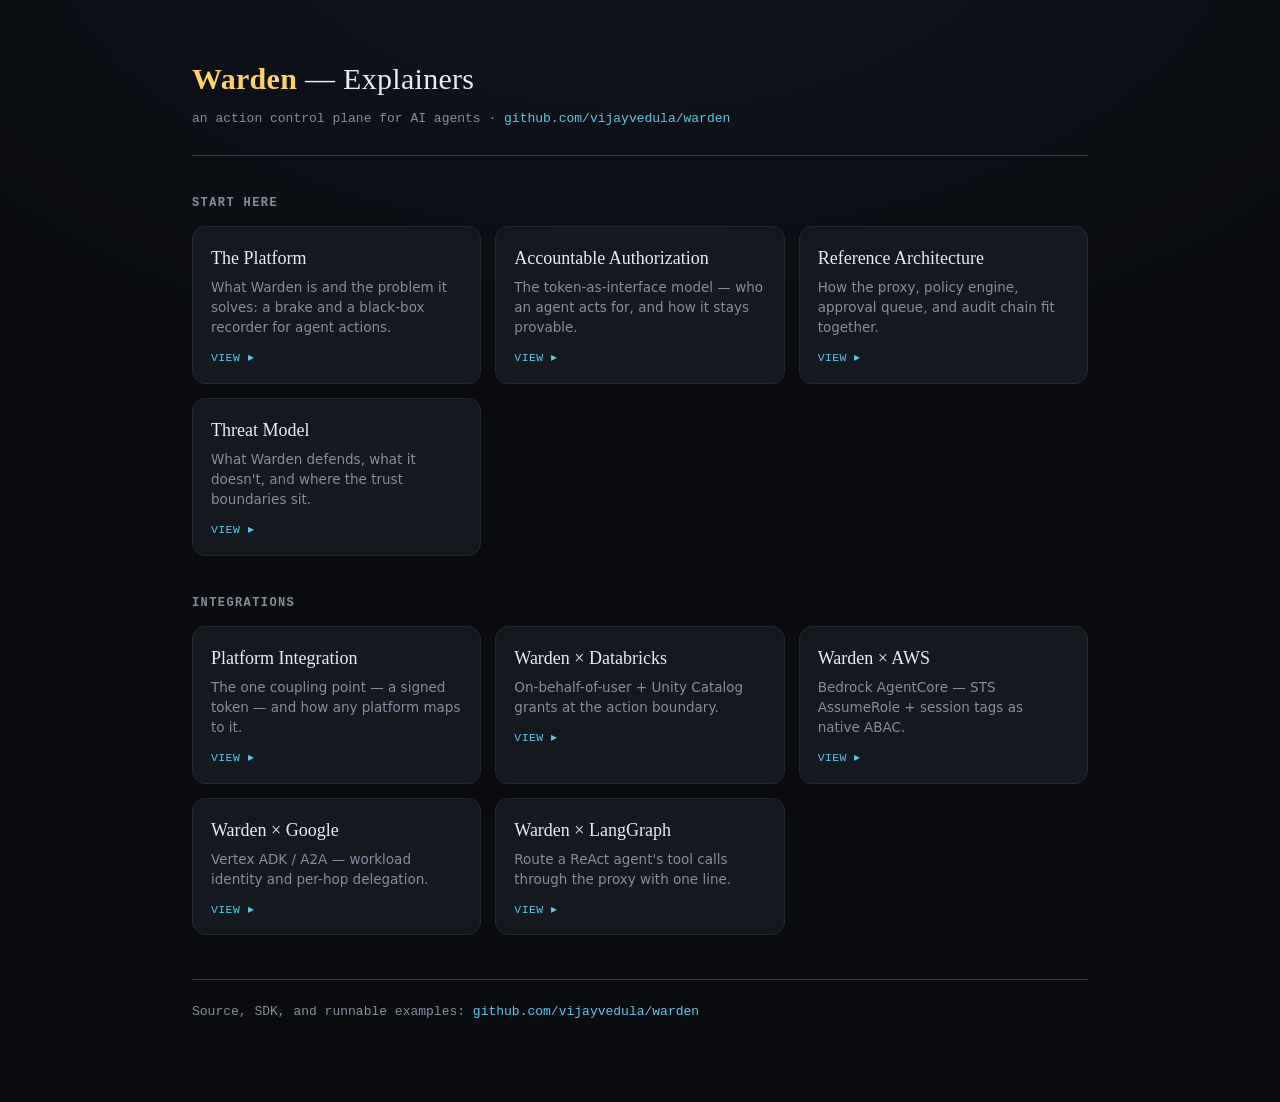
<file: docs/explainers/index.html>
<!doctype html>
<html lang="en">
<head>
<meta charset="utf-8">
<meta name="viewport" content="width=device-width, initial-scale=1">
<title>Warden — Explainers</title>
<style>
  :root{
    --bg:#0a0c10; --panel:#14181f; --ink:#e9ecf2; --muted:#878ea0;
    --blue:#5ec8e8; --gold:#ffd166; --green:#6ee7a8; --line:#39414f;
    --sans:-apple-system,BlinkMacSystemFont,"Segoe UI",Roboto,Inter,system-ui,sans-serif;
    --mono:ui-monospace,"SF Mono",SFMono-Regular,Menlo,Consolas,monospace;
    --display:"Iowan Old Style",Georgia,"Times New Roman",serif;
  }
  *{box-sizing:border-box}
  body{margin:0; background:radial-gradient(120% 80% at 50% -10%, #11161f 0%, var(--bg) 60%), var(--bg);
    color:var(--ink); font-family:var(--sans); line-height:1.5; min-height:100vh;
    -webkit-font-smoothing:antialiased;}
  .wrap{max-width:940px; margin:0 auto; padding:56px 22px 80px}
  header{border-bottom:1px solid var(--line); padding-bottom:26px; margin-bottom:34px}
  .brand{font-family:var(--display); font-size:30px; letter-spacing:.3px}
  .brand b{color:var(--gold); font-weight:600}
  .tagline{color:var(--muted); font-family:var(--mono); font-size:13px; margin-top:8px}
  .tagline a{color:var(--blue); text-decoration:none}
  h2{font-family:var(--mono); font-size:12px; font-weight:600; text-transform:uppercase;
    letter-spacing:1.4px; color:var(--muted); margin:38px 0 14px}
  .grid{display:grid; grid-template-columns:repeat(auto-fill,minmax(260px,1fr)); gap:14px}
  a.card{display:block; text-decoration:none; color:inherit; background:var(--panel);
    border:1px solid #232a36; border-radius:13px; padding:18px 18px 16px; transition:.16s;}
  a.card:hover{border-color:#3a455a; transform:translateY(-2px);
    box-shadow:0 18px 40px -28px rgba(0,0,0,.9)}
  .card .t{font-family:var(--display); font-size:18px; margin-bottom:5px}
  .card .d{color:var(--muted); font-size:13.5px}
  .card .go{margin-top:12px; font-family:var(--mono); font-size:11.5px; color:var(--blue); letter-spacing:.4px}
  footer{margin-top:44px; padding-top:22px; border-top:1px solid var(--line);
    color:var(--muted); font-size:13px; font-family:var(--mono)}
  footer a{color:var(--blue); text-decoration:none}
</style>
</head>
<body>
<div class="wrap">
  <header>
    <div class="brand"><b>Warden</b> — Explainers</div>
    <div class="tagline">an action control plane for AI agents ·
      <a href="https://github.com/vijayvedula/warden">github.com/vijayvedula/warden</a></div>
  </header>

  <h2>Start here</h2>
  <div class="grid">
    <a class="card" href="warden-overview.html">
      <div class="t">The Platform</div>
      <div class="d">What Warden is and the problem it solves: a brake and a black-box recorder for agent actions.</div>
      <div class="go">VIEW ▸</div>
    </a>
    <a class="card" href="accountable-authorization.html">
      <div class="t">Accountable Authorization</div>
      <div class="d">The token-as-interface model — who an agent acts for, and how it stays provable.</div>
      <div class="go">VIEW ▸</div>
    </a>
    <a class="card" href="reference-architecture.html">
      <div class="t">Reference Architecture</div>
      <div class="d">How the proxy, policy engine, approval queue, and audit chain fit together.</div>
      <div class="go">VIEW ▸</div>
    </a>
    <a class="card" href="threat-model.html">
      <div class="t">Threat Model</div>
      <div class="d">What Warden defends, what it doesn't, and where the trust boundaries sit.</div>
      <div class="go">VIEW ▸</div>
    </a>
  </div>

  <h2>Integrations</h2>
  <div class="grid">
    <a class="card" href="platform-integration.html">
      <div class="t">Platform Integration</div>
      <div class="d">The one coupling point — a signed token — and how any platform maps to it.</div>
      <div class="go">VIEW ▸</div>
    </a>
    <a class="card" href="integration-databricks.html">
      <div class="t">Warden × Databricks</div>
      <div class="d">On-behalf-of-user + Unity Catalog grants at the action boundary.</div>
      <div class="go">VIEW ▸</div>
    </a>
    <a class="card" href="integration-aws.html">
      <div class="t">Warden × AWS</div>
      <div class="d">Bedrock AgentCore — STS AssumeRole + session tags as native ABAC.</div>
      <div class="go">VIEW ▸</div>
    </a>
    <a class="card" href="integration-google.html">
      <div class="t">Warden × Google</div>
      <div class="d">Vertex ADK / A2A — workload identity and per-hop delegation.</div>
      <div class="go">VIEW ▸</div>
    </a>
    <a class="card" href="integration-langgraph.html">
      <div class="t">Warden × LangGraph</div>
      <div class="d">Route a ReAct agent's tool calls through the proxy with one line.</div>
      <div class="go">VIEW ▸</div>
    </a>
  </div>

  <footer>
    Source, SDK, and runnable examples:
    <a href="https://github.com/vijayvedula/warden">github.com/vijayvedula/warden</a>
  </footer>
</div>
</body>
</html>
</file>
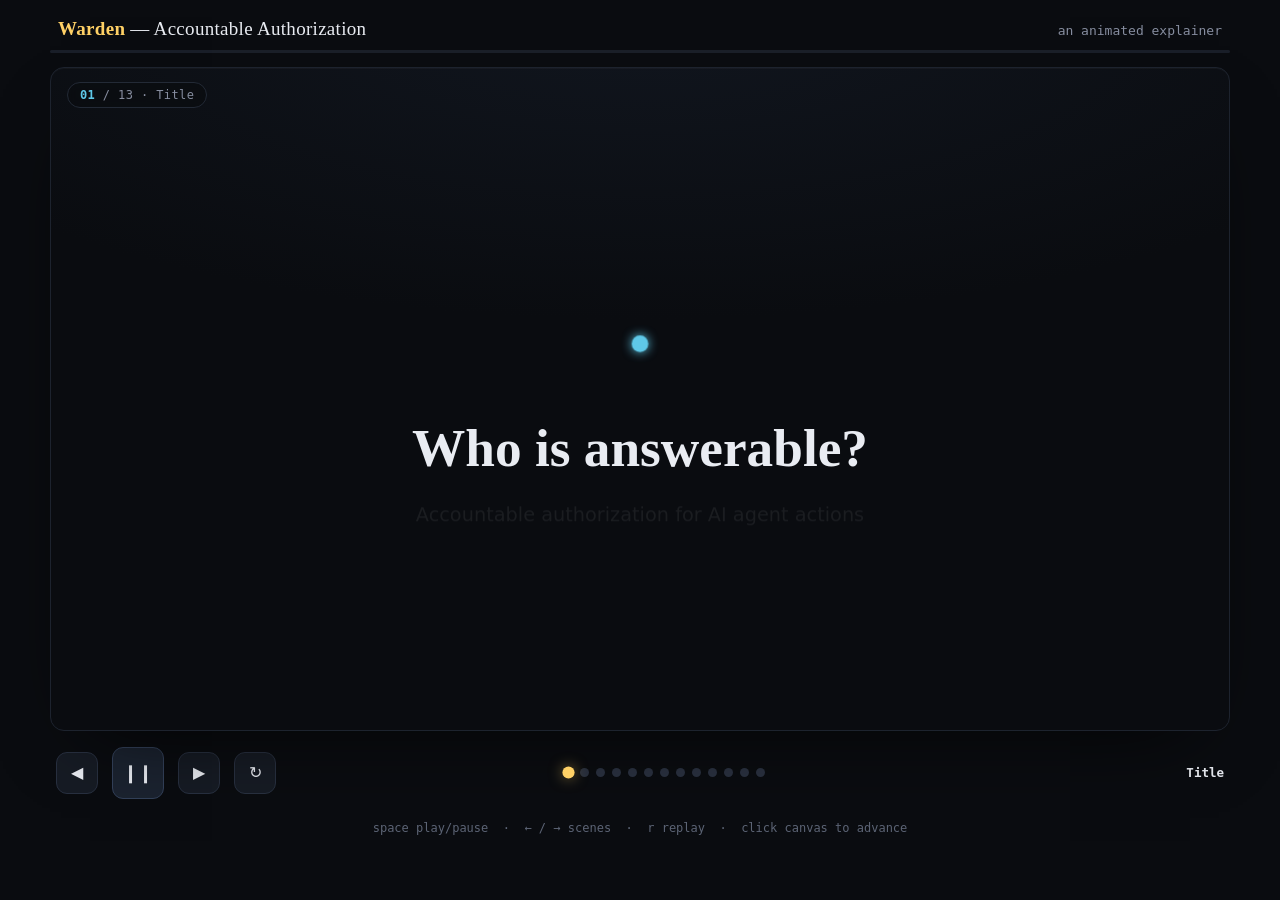
<file: docs/explainers/accountable-authorization.html>
<!doctype html>
<html lang="en">
<head>
<meta charset="utf-8"/>
<meta name="viewport" content="width=device-width, initial-scale=1"/>
<title>Warden - Accountable Authorization - an animated explainer</title>
<style>
  :root{
    --bg:#0a0c10; --panel:#14181f; --ink:#e9ecf2; --muted:#878ea0;
    --blue:#5ec8e8; --gold:#ffd166; --green:#6ee7a8; --red:#ff6f6f;
    --amber:#f5a623; --purple:#b79cf6; --teal:#52d6c0; --line:#39414f;
    --sans:-apple-system,BlinkMacSystemFont,"Segoe UI",Roboto,Inter,system-ui,sans-serif;
    --mono:ui-monospace,"SF Mono",SFMono-Regular,Menlo,Consolas,monospace;
    --display:"Iowan Old Style",Georgia,"Times New Roman",serif;
  }
  *{box-sizing:border-box}
  html,body{margin:0;height:100%}
  body{
    background:var(--bg); color:var(--ink); font-family:var(--sans);
    display:flex; flex-direction:column; align-items:center; min-height:100%;
    -webkit-font-smoothing:antialiased;
  }
  .topbar{
    width:100%; max-width:1180px; display:flex; align-items:baseline;
    justify-content:space-between; padding:18px 8px 10px; gap:12px;
  }
  .brand{font-family:var(--display); font-size:19px; letter-spacing:.3px}
  .brand b{color:var(--gold); font-weight:600}
  .tagline{color:var(--muted); font-size:13px; font-family:var(--mono)}
  .progress{width:100%; max-width:1180px; height:3px; background:#1a1f29; border-radius:3px; overflow:hidden}
  .progress > i{display:block; height:100%; width:0; background:linear-gradient(90deg,var(--blue),var(--gold)); transition:width .4s ease}

  .stage{
    position:relative; width:min(100%, calc((100vh - 210px) * 16 / 9));
    max-width:1180px; aspect-ratio:16/9; margin:14px 0 8px;
    border:1px solid #1d232e; border-radius:14px; overflow:hidden;
    background:
      radial-gradient(120% 80% at 50% -10%, #11161f 0%, var(--bg) 60%),
      radial-gradient(circle at 1px 1px, rgba(255,255,255,.035) 1px, transparent 0);
    background-size:auto, 26px 26px;
    box-shadow:0 30px 80px -40px rgba(0,0,0,.9), inset 0 1px 0 rgba(255,255,255,.03);
    cursor:pointer; user-select:none;
  }
  svg#viz{position:absolute; inset:0; width:100%; height:100%; display:block}
  #viz text{font-family:var(--sans); fill:var(--ink)}
  #viz text.mono{font-family:var(--mono)}
  #viz text.disp{font-family:var(--display)}
  #scene *{transform-box:fill-box; transform-origin:center}

  .chip{
    position:absolute; top:14px; left:16px; font-family:var(--mono);
    font-size:12px; color:var(--muted); letter-spacing:.4px;
    background:rgba(10,12,16,.6); border:1px solid #232a36; border-radius:999px;
    padding:5px 12px; backdrop-filter:blur(4px);
  }
  .chip b{color:var(--blue)}
  .cap{
    position:absolute; left:0; right:0; bottom:0; padding:22px 7% 26px;
    font-size:clamp(14px,1.7vw,21px); line-height:1.5; text-align:center;
    background:linear-gradient(0deg, rgba(7,9,12,.94) 30%, rgba(7,9,12,0));
    min-height:84px; transition:opacity .45s ease; opacity:0;
  }
  .cap b{color:var(--ink); font-weight:600}
  .cap code{font-family:var(--mono); font-size:.92em; color:var(--blue); background:rgba(94,200,232,.1); padding:1px 6px; border-radius:5px}
  .cap .g{color:var(--gold)} .cap .b{color:var(--blue)} .cap .gr{color:var(--green)}
  .cap .r{color:var(--red)} .cap .p{color:var(--purple)} .cap .am{color:var(--amber)} .cap .t{color:var(--teal)}

  .controls{
    width:100%; max-width:1180px; display:flex; align-items:center; gap:14px;
    padding:8px 6px 22px; flex-wrap:wrap;
  }
  .btn{
    appearance:none; background:#161b24; color:var(--ink); border:1px solid #283040;
    width:42px; height:42px; border-radius:11px; font-size:16px; cursor:pointer;
    display:grid; place-items:center; transition:.15s;
  }
  .btn:hover{background:#1d2533; border-color:#3a455a}
  .btn.play{width:52px; height:52px; font-size:18px; background:#1b2330; border-color:#33415a}
  .dots{display:flex; gap:7px; flex:1; flex-wrap:wrap; align-items:center; justify-content:center}
  .dot{width:9px; height:9px; border-radius:50%; background:#2a3140; cursor:pointer; transition:.2s; border:none; padding:0}
  .dot:hover{background:#46506a}
  .dot.on{background:var(--gold); transform:scale(1.35); box-shadow:0 0 10px rgba(255,209,102,.5)}
  .scenelabel{font-family:var(--mono); font-size:12.5px; color:var(--muted); min-width:172px; text-align:right}
  .scenelabel b{color:var(--ink)}
  .hint{width:100%; max-width:1180px; text-align:center; color:#5c6475; font-size:12px; font-family:var(--mono); padding-bottom:30px}
  @media (max-width:640px){ .scenelabel{display:none} .tagline{display:none} body{justify-content:center} .topbar{padding:14px 12px 8px} .brand{font-size:17px} .controls{justify-content:center; gap:10px; padding:12px 8px 18px} .dots{flex-basis:100%; order:5; margin-top:2px; gap:6px} .hint{display:none} }
  @media (orientation:landscape) and (max-height:540px){ body{justify-content:flex-start} .topbar{padding:6px 16px 2px} .brand{font-size:15px} .tagline,.scenelabel,.progress,.hint,.dots{display:none} .stage{width:min(100%, calc((100dvh - 84px) * 16 / 9)); max-width:none; margin:4px 0 2px} .controls{justify-content:center; gap:8px; padding:4px 8px 6px} .btn{width:34px; height:34px; font-size:15px} .btn.play{width:40px; height:40px; font-size:16px} }
</style>
</head>
<body>
  <div class="topbar">
    <div class="brand"><b>Warden</b> &mdash; Accountable Authorization</div>
    <div class="tagline">an animated explainer</div>
  </div>
  <div class="progress"><i id="bar"></i></div>

  <div class="stage" id="stage" title="click to advance">
    <svg id="viz" viewBox="0 0 1280 720" preserveAspectRatio="xMidYMid meet">
      <defs>
        <marker id="ah" markerWidth="11" markerHeight="11" refX="8.5" refY="5" orient="auto" markerUnits="userSpaceOnUse">
          <path d="M0,0 L10,5 L0,10 Z" fill="context-stroke"/>
        </marker>
        <filter id="glow" x="-60%" y="-60%" width="220%" height="220%">
          <feGaussianBlur stdDeviation="6" result="b"/><feMerge><feMergeNode in="b"/><feMergeNode in="SourceGraphic"/></feMerge>
        </filter>
        <radialGradient id="halo"><stop offset="0%" stop-color="#ffd166" stop-opacity=".55"/><stop offset="100%" stop-color="#ffd166" stop-opacity="0"/></radialGradient>
      </defs>
      <g id="scene"></g>
    </svg>
    <div class="chip" id="chip"></div>
    <div class="cap" id="cap"></div>
  </div>

  <div class="controls">
    <button class="btn" id="prev" title="previous (&larr;)">&#9664;</button>
    <button class="btn play" id="play" title="play / pause (space)">&#10073;&#10073;</button>
    <button class="btn" id="next" title="next (&rarr;)">&#9654;</button>
    <button class="btn" id="replay" title="replay scene (r)">&#8635;</button>
    <div class="dots" id="dots"></div>
    <div class="scenelabel" id="slabel"></div>
  </div>
  <div class="hint">space play/pause &nbsp;&middot;&nbsp; &larr; / &rarr; scenes &nbsp;&middot;&nbsp; r replay &nbsp;&middot;&nbsp; click canvas to advance</div>

<script>
const NS="http://www.w3.org/2000/svg";
const stage=document.getElementById("scene");
const capEl=document.getElementById("cap");
const chipEl=document.getElementById("chip");

function S(tag,attrs={},kids=[]){
  const n=document.createElementNS(NS,tag);
  for(const k in attrs){ if(k==="text") n.textContent=attrs[k]; else n.setAttribute(k,attrs[k]); }
  (Array.isArray(kids)?kids:[kids]).forEach(c=>c&&n.appendChild(c));
  return n;
}
const wait=ms=>new Promise(r=>setTimeout(r,ms));
function anim(node,frames,opts={}){
  const a=node.animate(frames,Object.assign({fill:"both",easing:"cubic-bezier(.42,0,.2,1)"},opts));
  return a.finished.catch(()=>{});
}
function fadeIn(node,{dur=600,delay=0,dy=14,dx=0}={}){
  return anim(node,[{opacity:0,transform:`translate(${dx}px,${dy}px)`},{opacity:1,transform:"translate(0,0)"}],{duration:dur,delay});
}
function pop(node,{dur=480,delay=0}={}){
  return anim(node,[{opacity:0,transform:"scale(.7)"},{opacity:1,transform:"scale(1)"}],{duration:dur,delay,easing:"cubic-bezier(.3,1.5,.5,1)"});
}
function drawOn(path,{dur=850,delay=0,ease="ease-in-out"}={}){
  const L=path.getTotalLength();
  path.style.strokeDasharray=L; path.style.strokeDashoffset=L;
  return anim(path,[{strokeDashoffset:L},{strokeDashoffset:0}],{duration:dur,delay,easing:ease});
}
function pulse(node,{scale=1.18,dur=900,color}={}){
  if(color){const r=node.querySelector?.("rect")||node;}
  return node.animate([{transform:"scale(1)"},{transform:`scale(${scale})`},{transform:"scale(1)"}],{duration:dur,easing:"ease-in-out"});
}
// primitives -------------------------------------------------------------
function T(x,y,str,{size=18,fill="var(--ink)",anchor="middle",cls="",weight=400,baseline="middle",ls=0}={}){
  const t=S("text",{x,y,"text-anchor":anchor,"dominant-baseline":baseline,"font-size":size,"font-weight":weight,fill,class:cls,text:str});
  if(ls)t.setAttribute("letter-spacing",ls);
  return t;
}
function box(cx,cy,w,h,label,{stroke="var(--blue)",fill="var(--panel)",text="var(--ink)",sub,rx=11,size=17}={}){
  const g=S("g");
  g.appendChild(S("rect",{x:cx-w/2,y:cy-h/2,width:w,height:h,rx,fill,stroke,"stroke-width":1.6}));
  g.appendChild(T(cx,sub?cy-7:cy,label,{size,fill:text,cls:"mono"}));
  if(sub) g.appendChild(T(cx,cy+13,sub,{size:11.5,fill:"var(--muted)",cls:"mono"}));
  g._c={cx,cy,w,h};
  return g;
}
function link(p1,p2,{color="var(--line)",width:wd=2,dash=false,arrow=true}={}){
  const p=S("path",{d:`M ${p1[0]} ${p1[1]} L ${p2[0]} ${p2[1]}`,stroke:color,"stroke-width":wd,fill:"none","stroke-linecap":"round"});
  if(arrow)p.setAttribute("marker-end","url(#ah)");
  if(dash)p.setAttribute("stroke-dasharray","7 7");
  return p;
}
const rightOf=g=>[g._c.cx+g._c.w/2, g._c.cy];
const leftOf =g=>[g._c.cx-g._c.w/2, g._c.cy];
const topOf  =g=>[g._c.cx, g._c.cy-g._c.h/2];
const botOf  =g=>[g._c.cx, g._c.cy+g._c.h/2];

// caption / chrome -------------------------------------------------------
function setCap(html){ capEl.innerHTML=html; capEl.style.opacity = html? 1 : 0; }
function clearStage(){ while(stage.firstChild) stage.removeChild(stage.firstChild); }

/* ===================================================================== */
/*  SCENES                                                               */
/* ===================================================================== */
const scenes=[];
const SC=(title,hold,play)=>scenes.push({title,hold,play});

// 0 -- Title -------------------------------------------------------------
SC("Title",2600,async({g,cap,live})=>{
  const dot=S("circle",{cx:640,cy:300,r:9,fill:"var(--blue)",filter:"url(#glow)"});
  g.appendChild(dot);
  dot.animate([{opacity:.4},{opacity:1},{opacity:.4}],{duration:2600,iterations:Infinity,easing:"ease-in-out"});
  const t1=T(640,420,"Who is answerable?",{size:58,cls:"disp",weight:600}); g.appendChild(t1);
  const t2=T(640,478,"Accountable authorization for AI agent actions",{size:21,fill:"var(--muted)"}); g.appendChild(t2);
  pop(dot,{dur:700});
  await fadeIn(t1,{dur:900,delay:400,dy:18}); if(!live())return;
  await fadeIn(t2,{dur:700,delay:0,dy:10});
});

// 1 -- The action --------------------------------------------------------
SC("The action",2400,async({g,cap,live})=>{
  const agent=box(360,300,210,74,"agent:recon-bot-7",{stroke:"var(--blue)",sub:"an autonomous actor"});
  g.appendChild(agent); await pop(agent); if(!live())return;
  const ln=link(rightOf(agent),[720,300],{color:"var(--teal)",width:2.4}); g.appendChild(ln);
  await drawOn(ln,{dur:600}); if(!live())return;
  const act=box(910,300,300,82,"transfer_funds",{stroke:"var(--teal)",sub:"amount: $9,800  ->  account:456"});
  g.appendChild(act); await pop(act); if(!live())return;
  cap('An agent just moved <span class="g">$9,800</span> to <code>account:456</code> &mdash; on its own.');
  await wait(1500); if(!live())return;
  const q=T(640,150,"?",{size:96,cls:"disp",fill:"var(--gold)",weight:700});
  g.appendChild(q); await pop(q,{dur:700});
  cap('It executed cleanly. Now the only question that matters: <b>who is answerable for it?</b>');
});

// 2 -- The old flat world ------------------------------------------------
SC("The old model",2600,async({g,cap,live})=>{
  const flat=box(640,300,260,84,"--agent prod-agent",{stroke:"#5a6273",sub:"one flat name"});
  g.appendChild(flat); await pop(flat); if(!live())return;
  const allow=box(940,230,150,56,"allow",{stroke:"var(--green)",fill:"#11201a"});
  const deny =box(940,372,150,56,"deny",{stroke:"var(--red)",fill:"#221316"});
  g.appendChild(allow); g.appendChild(deny);
  const la=link(rightOf(flat),leftOf(allow),{color:"#2f3645"});
  const ld=link(rightOf(flat),leftOf(deny),{color:"#2f3645"});
  g.appendChild(la); g.appendChild(ld);
  await Promise.all([drawOn(la,{dur:500}),drawOn(ld,{dur:500}),fadeIn(allow,{delay:120}),fadeIn(deny,{delay:220})]);
  if(!live())return;
  cap('Classic authorization sees a single principal &mdash; <code>prod-agent</code> &mdash; matched on tool + one condition.');
  await wait(1700); if(!live())return;
  const know=T(360,470,"records WHAT ran",{size:18,fill:"var(--green)",cls:"mono"});
  const miss=T(360,505,"never WHO it acted for",{size:18,fill:"var(--red)",cls:"mono"});
  g.appendChild(know); g.appendChild(miss);
  await fadeIn(know,{dy:8}); await fadeIn(miss,{dy:8}); if(!live())return;
  // regulators
  const r1=box(900,470,200,46,"EU AI Act",{stroke:"var(--gold)",fill:"#1d1808",size:14});
  const r2=box(900,525,200,46,"MAS guidance",{stroke:"var(--gold)",fill:"#1d1808",size:14});
  g.appendChild(r1); g.appendChild(r2);
  await Promise.all([fadeIn(r1,{dx:14,dy:0}),fadeIn(r2,{dx:14,dy:0,delay:120})]);
  cap('Regulators don\'t ask "what can the agent do." They ask: <span class="g">which named human is answerable?</span>');
});

// 3 -- The reframe -------------------------------------------------------
SC("The reframe",2600,async({g,cap,live})=>{
  const a=T(640,300,'"What can the agent do?"',{size:38,cls:"disp",fill:"var(--muted)"});
  g.appendChild(a); await fadeIn(a,{dur:700}); if(!live())return;
  cap("The question that built every access-control system before agents...");
  await wait(1500); if(!live())return;
  await anim(a,[{opacity:1},{opacity:0,transform:"translateY(-26px)"}],{duration:600}); if(!live())return;
  const b=T(640,290,'"Which named human is answerable',{size:38,cls:"disp",fill:"var(--gold)"});
  const c=T(640,340,'for what this agent just did?"',{size:38,cls:"disp",fill:"var(--gold)"});
  g.appendChild(b); g.appendChild(c);
  await Promise.all([fadeIn(b,{dur:800,dy:24}),fadeIn(c,{dur:800,delay:150,dy:24})]);
  cap('...is the wrong question now. <b>This</b> is the one. It changes what a <i>principal</i> even is.');
});

// 4 -- Accountability is a chain ----------------------------------------
SC("A delegation chain",3200,async({g,cap,live})=>{
  const Y=300;
  const nodes=[
    box(150,Y,170,72,"human:alice",{stroke:"var(--gold)",fill:"#1d1808",sub:"accountable"}),
    box(420,Y,180,72,"service:recon",{stroke:"var(--blue)",sub:"delegate"}),
    box(700,Y,180,72,"agent:recon-7",{stroke:"var(--blue)",sub:"the actor"}),
    box(940,Y,120,72,"run",{stroke:"var(--teal)",size:16}),
    box(1140,Y,140,72,"action",{stroke:"var(--teal)",size:16}),
  ];
  cap('The principal isn\'t a name. It\'s a <b>chain</b>: <span class="g">human</span> &rarr; service &rarr; agent &rarr; run &rarr; action.');
  for(let i=0;i<nodes.length;i++){
    g.appendChild(nodes[i]); await pop(nodes[i],{dur:380});
    if(i<nodes.length-1){
      const ln=link(rightOf(nodes[i]),[nodes[i+1]._c.cx-nodes[i+1]._c.w/2,Y],{color:"#3a4150"});
      g.appendChild(ln); await drawOn(ln,{dur:320});
    }
    if(!live())return;
  }
  await wait(700); if(!live())return;
  cap('Read the <code>act</code> chain inward; the leaf is who\'s on the wire. The root is who answers for it.');
  // trace back glow
  const trace=S("path",{d:`M 1140 ${Y+60} L 1140 ${Y+92} L 150 ${Y+92} L 150 ${Y+40}`,stroke:"var(--gold)","stroke-width":3,fill:"none","stroke-linecap":"round","marker-end":"url(#ah)"});
  g.appendChild(trace); await drawOn(trace,{dur:1100,ease:"ease-in-out"}); if(!live())return;
  pulse(nodes[0],{scale:1.12,dur:900});
  await wait(700); if(!live())return;
  const fc=T(640,500,"no resolvable human  ->  fail closed",{size:20,cls:"mono",fill:"var(--red)"});
  g.appendChild(fc); await fadeIn(fc,{dy:10});
  cap('If a call can\'t resolve to a named human, Warden <span class="r">fails closed.</span> Accountability is non-optional.');
});

// 5 -- Authority is a narrowing -----------------------------------------
SC("Authority only narrows",3200,async({g,cap,live})=>{
  const cy=300;
  const c1=S("circle",{cx:500,cy,r:175,fill:"rgba(255,209,102,.07)",stroke:"var(--gold)","stroke-width":1.6});
  const c2=S("circle",{cx:660,cy,r:135,fill:"rgba(94,200,232,.07)",stroke:"var(--blue)","stroke-width":1.6});
  const c3=S("circle",{cx:600,cy:cy+70,r:105,fill:"rgba(82,214,192,.07)",stroke:"var(--teal)","stroke-width":1.6});
  g.appendChild(c1); g.appendChild(c2); g.appendChild(c3);
  g.appendChild(T(420,cy-150,"permissions(human)",{size:14,cls:"mono",fill:"var(--gold)",anchor:"middle"}));
  g.appendChild(T(760,cy-118,"grant(agent)",{size:14,cls:"mono",fill:"var(--blue)"}));
  g.appendChild(T(600,cy+190,"context guardrails",{size:14,cls:"mono",fill:"var(--teal)"}));
  await Promise.all([pop(c1,{dur:700}),pop(c2,{dur:700,delay:200}),pop(c3,{dur:700,delay:400})]);
  if(!live())return;
  cap('Three sets bound every call: what the <span class="g">human</span> may do, what the <span class="b">agent</span> was granted, and the <span class="t">live guardrails.</span>');
  await wait(1700); if(!live())return;
  // shrink to intersection
  await Promise.all([
    anim(c1,[{r:175},{r:120}],{duration:900}),
    anim(c2,[{r:135},{r:110}],{duration:900}),
    anim(c3,[{r:105},{r:95}],{duration:900}),
  ]); if(!live())return;
  const eff=S("circle",{cx:585,cy:cy+25,r:46,fill:"rgba(110,231,168,.18)",stroke:"var(--green)","stroke-width":2,filter:"url(#glow)"});
  g.appendChild(eff); await pop(eff,{dur:700}); if(!live())return;
  g.appendChild(T(585,cy+25,"effective",{size:14,cls:"mono",fill:"var(--green)"}));
  const f=T(640,560,"effective(agent) = grant & permissions(human) & guardrails",{size:19,cls:"mono",fill:"var(--ink)"});
  g.appendChild(f); await fadeIn(f,{dy:10});
  cap('Authority is the <b>intersection</b> &mdash; never a union. An agent can <span class="r">never</span> do more than the human it represents.');
});

// 6 -- Three layers ------------------------------------------------------
SC("RBAC / ABAC / ReBAC",3600,async({g,cap,live})=>{
  const plates=[
    {y:200,c:"var(--blue)",  t:"RBAC",  q:"what role?",            d:"ops.reconciler"},
    {y:320,c:"var(--teal)",  t:"ABAC",  q:"do attributes hold now?",d:"hour<18  &  jurisdiction=SG"},
    {y:440,c:"var(--purple)",t:"ReBAC", q:"related to THIS object?", d:"manages account:456"},
  ];
  for(const p of plates){
    const pg=S("g");
    pg.appendChild(S("rect",{x:430,y:p.y-32,width:420,height:64,rx:12,fill:"#12161d",stroke:p.c,"stroke-width":1.6}));
    pg.appendChild(T(455,p.y,p.t,{size:18,cls:"mono",fill:p.c,anchor:"start",weight:600}));
    pg.appendChild(T(640,p.y-7,p.q,{size:13.5,fill:"var(--muted)"}));
    pg.appendChild(T(640,p.y+12,p.d,{size:13,cls:"mono",fill:"var(--ink)"}));
    g.appendChild(pg); p.g=pg; await fadeIn(pg,{dy:16,dur:420}); if(!live())return;
  }
  cap('Three models, <b>composed as layers</b> &mdash; not chosen between. A call must clear all three.');
  await wait(1200); if(!live())return;
  // a passing call drops through
  const ball=S("circle",{cx:640,cy:120,r:13,fill:"var(--green)",filter:"url(#glow)"});
  g.appendChild(ball);
  for(const p of plates){
    await anim(ball,[{},{transform:`translateY(${p.y-120}px)`}],{duration:520,easing:"cubic-bezier(.4,0,.5,1)"}); if(!live())return;
    p.g.querySelector("rect").animate([{},{filter:"brightness(1.7)"},{}],{duration:500});
    const ok=T(880,p.y,"✓",{size:26,fill:"var(--green)",cls:"mono",anchor:"start"});
    g.appendChild(ok); pop(ok,{dur:300});
    await wait(160);
  }
  await anim(ball,[{transform:`translateY(${440-120}px)`},{transform:`translateY(${520-120}px)`,opacity:1}],{duration:380});
  if(!live())return;
  cap('Only <span class="p">ReBAC</span> can scope an action to <b>one specific object</b> &mdash; a set-membership check, no graph, no latency.');
  await wait(1500); if(!live())return;
  // 999 blocked at ReBAC
  const ball2=S("circle",{cx:760,cy:120,r:13,fill:"var(--gold)",filter:"url(#glow)"});
  g.appendChild(ball2);
  g.appendChild(T(760,108,"account:999",{size:12,cls:"mono",fill:"var(--gold)"}));
  await anim(ball2,[{},{transform:`translateY(${200-120}px)`}],{duration:440});
  await anim(ball2,[{transform:`translateY(${200-120}px)`},{transform:`translateY(${320-120}px)`}],{duration:440});
  if(!live())return;
  // hits ReBAC -> bounce, red
  ball2.setAttribute("fill","var(--red)");
  plates[2].g.querySelector("rect").animate([{},{stroke:"#ff6f6f",filter:"brightness(1.4)"},{}],{duration:600});
  await anim(ball2,[{transform:`translateY(${320-120}px)`},{transform:`translateY(${250-120}px)`}],{duration:380,easing:"ease-out"});
  const x=T(880,440,"✗",{size:26,fill:"var(--red)",cls:"mono",anchor:"start"}); g.appendChild(x); pop(x,{dur:300});
  cap('The agent can\'t touch <code>account:999</code> &mdash; that tuple was never in its token. <span class="r">Denied.</span>');
});

// 7 -- The signed token --------------------------------------------------
SC("The carried token",3600,async({g,cap,live})=>{
  const px=360, pw=560, py=110, ph=440;
  const panel=S("g");
  panel.appendChild(S("rect",{x:px,y:py,width:pw,height:ph,rx:14,fill:"#0f1219",stroke:"#283041","stroke-width":1.5}));
  panel.appendChild(T(px+22,py+30,"session token",{size:13,cls:"mono",fill:"var(--muted)",anchor:"start"}));
  g.appendChild(panel); await fadeIn(panel,{dur:600,dy:18}); if(!live())return;
  const rows=[
    ['"iss": "https://idp.internal"',"var(--muted)"],
    ['"aud": "warden:prod-tenant-eu"',"var(--blue)"],
    ['"sub": "human:alice@org"',"var(--gold)"],
    ['"act": { service:recon -> agent:recon-7 }',"var(--blue)"],
    ['"roles": ["ops.reconciler"]',"var(--blue)"],
    ['"attrs": { jurisdiction: "SG" }',"var(--teal)"],
    ['"rel": [ manages account:456 ]',"var(--purple)"],
    ['"scope": ["read_ledger","reconcile_*"]',"var(--ink)"],
  ];
  let yy=py+72;
  for(const [txt,col] of rows){
    const r=T(px+24,yy,txt,{size:15.5,cls:"mono",fill:col,anchor:"start"});
    g.appendChild(r); fadeIn(r,{dx:12,dy:0,dur:380}); yy+=44; await wait(170); if(!live())return;
  }
  cap('Identity is <b>carried, not looked up.</b> One signed token: <span class="g">who answers</span>, the act chain, roles, attributes, relationships, scope.');
  await wait(1200); if(!live())return;
  // seal
  const seal=S("g");
  seal.appendChild(S("circle",{cx:px+pw,cy:py+ph,r:40,fill:"#1d1808",stroke:"var(--gold)","stroke-width":2.5,filter:"url(#glow)"}));
  seal.appendChild(T(px+pw,py+ph,"🔒",{size:30}));
  g.appendChild(seal); await pop(seal,{dur:600}); if(!live())return;
  seal.querySelector("circle").animate([{},{transform:"scale(1.3)",opacity:.4},{transform:"scale(1)",opacity:1}],{duration:900});
  // verification checklist
  const checks=["signature vs issuer JWKS","exp / nbf window","aud == this Warden","leaf act.sub == wire id","non-empty accountable sub"];
  let cy2=py+40;
  for(const c of checks){
    const row=S("g");
    row.appendChild(T(960,cy2,"✓",{size:20,fill:"var(--green)",cls:"mono",anchor:"start"}));
    row.appendChild(T(990,cy2,c,{size:14,fill:"var(--ink)",anchor:"start",cls:"mono"}));
    g.appendChild(row); fadeIn(row,{dx:14,dy:0,dur:340}); cy2+=58; await wait(220); if(!live())return;
  }
  cap('Warden verifies the signature and <b>trusts the claims</b> &mdash; stateless on identity, fast on the hot path. Any miss &rarr; <span class="r">reject.</span>');
});

// 8 -- The decision gauntlet --------------------------------------------
SC("The decision gauntlet",3800,async({g,cap,live})=>{
  const gates=[
    "0  accountable sub?",
    "1  tool in scope?",
    "2  require_role?",
    "3  require_relation?",
    "4  when (ABAC) holds?",
    "5  within budget?",
    "6  require_approval?",
  ];
  const x0=470, w=380, top=120, gap=66;
  gates.forEach((t,i)=>{
    const y=top+i*gap; const gg=S("g");
    gg.appendChild(S("rect",{x:x0,y:y-22,width:w,height:44,rx:9,fill:"#11161d",stroke:"#2c3445","stroke-width":1.4}));
    gg.appendChild(T(x0+18,y,t,{size:15,cls:"mono",fill:"var(--ink)",anchor:"start"}));
    g.appendChild(gg); gg._y=y; gates[i]={g:gg,y};
    fadeIn(gg,{dx:0,dy:8,dur:260,delay:i*70});
  });
  await wait(700); if(!live())return;
  cap('Every <code>tools/call</code> runs a fixed gauntlet. Pass all gates &rarr; <span class="gr">allow.</span>');
  const ball=S("circle",{cx:x0+w+60,cy:top-50,r:14,fill:"var(--blue)",filter:"url(#glow)"});
  g.appendChild(ball); await pop(ball,{dur:300}); if(!live())return;
  // pass-through (gates 0..5 green)
  for(let i=0;i<6;i++){
    await anim(ball,[{},{transform:`translate(${(x0+w/2)-(x0+w+60)}px,${gates[i].y-(top-50)}px)`}],{duration:i?260:420});
    gates[i].g.querySelector("rect").animate([{},{stroke:"#6ee7a8"},{}],{duration:420});
    const ok=T(x0+w+18,gates[i].y,"✓",{size:20,fill:"var(--green)",cls:"mono",anchor:"start"}); g.appendChild(ok); pop(ok,{dur:240});
    ball.style.transform=`translate(${(x0+w/2)-(x0+w+60)}px,${gates[i].y-(top-50)}px)`;
    if(!live())return; await wait(60);
  }
  // gate 6 -> hold (amber)
  await anim(ball,[{},{transform:`translate(${(x0+w/2)-(x0+w+60)}px,${gates[6].y-(top-50)}px)`}],{duration:300});
  ball.style.transform=`translate(${(x0+w/2)-(x0+w+60)}px,${gates[6].y-(top-50)}px)`;
  ball.setAttribute("fill","var(--amber)");
  gates[6].g.querySelector("rect").animate([{},{stroke:"#f5a623"},{}],{duration:600});
  const hold=T(x0+w+18,gates[6].y,"hold",{size:14,fill:"var(--amber)",cls:"mono",anchor:"start"}); g.appendChild(hold); pop(hold);
  cap('A high-value call falls through to <span class="am">require_approval</span> &mdash; held for a human, not refused.');
  await wait(1500); if(!live())return;
  // approve -> release
  ball.setAttribute("fill","var(--green)");
  await anim(ball,[{transform:`translate(${(x0+w/2)-(x0+w+60)}px,${gates[6].y-(top-50)}px)`},{transform:`translate(${(x0+w/2)-(x0+w+60)}px,${(top+7*gap)-(top-50)}px)`}],{duration:500});
  if(!live())return;
  const od=S("g");
  od.appendChild(T(195,330,"combining rule",{size:13,fill:"var(--muted)",cls:"mono"}));
  od.appendChild(T(195,360,"deny",{size:20,fill:"var(--red)",cls:"mono",weight:600}));
  od.appendChild(T(195,388,">  require_approval",{size:16,fill:"var(--amber)",cls:"mono"}));
  od.appendChild(T(195,414,">  allow",{size:16,fill:"var(--green)",cls:"mono"}));
  g.appendChild(od); await fadeIn(od,{dx:-12,dy:0});
  cap('Across all gates, <span class="r">deny</span> overrides <span class="am">approval</span> overrides <span class="gr">allow</span> &mdash; and the order itself is an audit artifact.');
});

// 9 -- The env boundary --------------------------------------------------
SC("The env boundary",3200,async({g,cap,live})=>{
  const signed=S("g");
  signed.appendChild(S("rect",{x:130,y:230,width:330,height:150,rx:14,fill:"#1d1808",stroke:"var(--gold)","stroke-width":1.8}));
  signed.appendChild(T(295,265,"🔒 signed claims",{size:17,cls:"mono",fill:"var(--gold)"}));
  signed.appendChild(T(295,300,"sub · roles · rel · scope",{size:14,cls:"mono",fill:"var(--ink)"}));
  signed.appendChild(T(295,330,"inside the issuer signature",{size:12.5,fill:"var(--muted)"}));
  g.appendChild(signed); await fadeIn(signed,{dx:-14,dy:0}); if(!live())return;
  const env=S("g");
  env.appendChild(S("rect",{x:820,y:230,width:330,height:150,rx:14,fill:"#12161d",stroke:"#5a6273","stroke-width":1.8,"stroke-dasharray":"7 7"}));
  env.appendChild(T(985,265,"env attributes",{size:17,cls:"mono",fill:"var(--muted)"}));
  env.appendChild(T(985,300,"hour · source IP · rate",{size:14,cls:"mono",fill:"var(--ink)"}));
  env.appendChild(T(985,330,"computed by Warden, UNSIGNED",{size:12.5,fill:"#7a8294"}));
  g.appendChild(env); await fadeIn(env,{dx:14,dy:0}); if(!live())return;
  cap('Some inputs &mdash; the hour, the source IP &mdash; are <b>computed locally,</b> outside any signature.');
  await wait(1500); if(!live())return;
  // narrow arrow allowed
  const narrow=link([820,310],[600,470],{color:"var(--red)",width:2.6});
  g.appendChild(narrow); await drawOn(narrow,{dur:600});
  g.appendChild(T(560,500,"may push to deny",{size:15,cls:"mono",fill:"var(--red)"}));
  if(!live())return;
  // widen arrow blocked
  const widen=link([820,350],[470,330],{color:"var(--green)",width:2.6,arrow:false,dash:true});
  g.appendChild(widen); await drawOn(widen,{dur:500}); if(!live())return;
  const bar=S("line",{x1:650,y1:300,x2:650,y2:380,stroke:"var(--red)","stroke-width":5,"stroke-linecap":"round"});
  g.appendChild(bar); pop(bar,{dur:300});
  const xx=T(650,260,"✗",{size:30,cls:"mono",fill:"var(--red)"}); g.appendChild(xx); pop(xx);
  cap('So the rule is absolute: an unsigned input may only ever <span class="r">narrow</span> authority &mdash; <span class="gr">never widen it.</span> The worst a spoof can do is over-restrict. Fail safe.');
});

// 10 -- Revocation -------------------------------------------------------
SC("Revocation",3200,async({g,cap,live})=>{
  const Y=360;
  const steps=[
    box(150,Y,150,64,"admin",{stroke:"var(--ink)",size:16}),
    box(370,Y,180,64,"control plane",{stroke:"var(--blue)",size:15}),
    box(610,Y,150,64,"PAUSE",{stroke:"var(--amber)",fill:"#1f1606",size:16}),
    box(840,Y,180,64,"update config",{stroke:"var(--blue)",size:15}),
    box(1090,Y,150,64,"RESUME",{stroke:"var(--green)",fill:"#11201a",size:16}),
  ];
  for(let i=0;i<steps.length;i++){
    g.appendChild(steps[i]); await pop(steps[i],{dur:300});
    if(i<steps.length-1){const ln=link(rightOf(steps[i]),leftOf(steps[i+1]),{color:"#3a4150"}); g.appendChild(ln); await drawOn(ln,{dur:240});}
    if(!live())return;
  }
  cap('Revocation is an <b>administrative cycle,</b> not a live event stream: <span class="am">pause</span> &rarr; reload &rarr; <span class="gr">resume.</span>');
  await wait(1400); if(!live())return;
  // agent calls held during pause
  const agent=box(610,180,180,58,"agent calls",{stroke:"var(--blue)",size:15});
  g.appendChild(agent); await pop(agent); if(!live())return;
  const held=link(botOf(agent),topOf(steps[2]),{color:"var(--amber)",width:2.4,dash:true});
  g.appendChild(held); await drawOn(held,{dur:500});
  g.appendChild(T(640,150,"held by the proxy, regardless of agent behaviour",{size:13.5,fill:"var(--muted)",cls:"mono"}));
  cap('Crucially, "paused" is a <b>Warden-side state</b> &mdash; never an instruction the untrusted agent could choose to ignore.');
});

// 11 -- The audit chain --------------------------------------------------
SC("Tamper-evident record",3400,async({g,cap,live})=>{
  const blocks=[];
  const bx=150, by=300, bw=230, bh=150, gp=70;
  for(let i=0;i<3;i++){
    const x=bx+i*(bw+gp); const gg=S("g");
    gg.appendChild(S("rect",{x,y:by-bh/2,width:bw,height:bh,rx:12,fill:"#0f1219",stroke:"#2c3445","stroke-width":1.6}));
    gg.appendChild(T(x+bw/2,by-46,"#"+(1041+i),{size:12,cls:"mono",fill:"var(--muted)"}));
    gg.appendChild(T(x+bw/2,by-18,"accountable: alice",{size:13,cls:"mono",fill:"var(--gold)"}));
    gg.appendChild(T(x+bw/2,by+4,"act: [recon, recon-7]",{size:11.5,cls:"mono",fill:"var(--blue)"}));
    gg.appendChild(T(x+bw/2,by+24,"jti · matched · approval",{size:11.5,cls:"mono",fill:"var(--ink)"}));
    gg.appendChild(T(x+bw/2,by+50,"hash →",{size:12,cls:"mono",fill:"var(--green)"}));
    gg._x=x; gg._mid=by; gg._right=x+bw;
    g.appendChild(gg); blocks.push(gg);
    await fadeIn(gg,{dx:0,dy:14,dur:340}); if(!live())return;
    if(i>0){const ln=link([blocks[i-1]._right,by],[x,by],{color:"var(--green)",width:2.4}); g.insertBefore(ln,gg); drawOn(ln,{dur:300}); ln._chainlink=true; gg._inlink=ln;}
  }
  cap('Each action lands in a <b>hash chain</b> &mdash; the "who was accountable" fields are folded into every <code>row_hash</code>.');
  await wait(1600); if(!live())return;
  // tamper block 1
  const tamper=blocks[1];
  const t=tamper.querySelectorAll("text")[1];
  t.textContent="accountable: mallory"; t.setAttribute("fill","var(--red)");
  tamper.querySelector("rect").animate([{},{stroke:"#ff6f6f",filter:"brightness(1.4)"},{stroke:"#ff6f6f"}],{duration:600,fill:"forwards"});
  pop(t,{dur:400}); if(!live())return;
  cap('Rewrite a single field &mdash; <span class="r">alice &rarr; mallory</span> &mdash; and that block\'s hash no longer matches...');
  await wait(1400); if(!live())return;
  // downstream link breaks
  blocks[2]._inlink.setAttribute("stroke","var(--red)");
  blocks[2]._inlink.animate([{opacity:1},{opacity:.2},{opacity:1}],{duration:500,iterations:3});
  const broke=T(640,500,"chain broken — every downstream link invalidated",{size:18,cls:"mono",fill:"var(--red)"});
  g.appendChild(broke); await fadeIn(broke,{dy:10});
  cap('...and <b>every downstream link breaks.</b> The accountability record is tamper-<span class="gr">evident</span>, not merely append-only.');
});

// 12 -- Closing ----------------------------------------------------------
SC("The payoff",4200,async({g,cap,live})=>{
  const agent=S("circle",{cx:1050,cy:240,r:11,fill:"var(--blue)",filter:"url(#glow)"});
  g.appendChild(agent); await pop(agent); if(!live())return;
  g.appendChild(T(1050,210,"action",{size:13,cls:"mono",fill:"var(--teal)"}));
  const human=S("circle",{cx:230,cy:240,r:13,fill:"var(--gold)",filter:"url(#glow)"});
  g.appendChild(human); g.appendChild(T(230,210,"human:alice",{size:13,cls:"mono",fill:"var(--gold)"}));
  await pop(human); if(!live())return;
  const trace=S("path",{d:"M 1038 240 C 800 360, 460 360, 244 240",stroke:"var(--gold)","stroke-width":2.6,fill:"none","marker-end":"url(#ah)"});
  g.appendChild(trace); await drawOn(trace,{dur:1300,ease:"ease-in-out"}); if(!live())return;
  pulse(human,{scale:1.2,dur:900});
  cap("Every action the agent takes &mdash; traceable, in seconds, to a <span class='g'>named, accountable human.</span>");
  await wait(1400); if(!live())return;
  const w=T(640,470,"WARDEN",{size:54,cls:"disp",fill:"var(--ink)",weight:600,ls:8});
  g.appendChild(w); await fadeIn(w,{dy:18,dur:900}); if(!live())return;
  const sub=T(640,520,"the action control plane for AI agents",{size:17,fill:"var(--muted)"});
  g.appendChild(sub); await fadeIn(sub,{dy:8});
});

/* ===================================================================== */
/*  CONTROLLER                                                            */
/* ===================================================================== */
const RUN={token:0, playing:true, i:0, finished:false};
const bar=document.getElementById("bar");
const dotsEl=document.getElementById("dots");
const slabel=document.getElementById("slabel");
const playBtn=document.getElementById("play");

scenes.forEach((s,i)=>{
  const d=document.createElement("button"); d.className="dot"; d.title=s.title;
  d.onclick=()=>go(i); dotsEl.appendChild(d); s._dot=d;
});

function chrome(i){
  bar.style.width=((i)/(scenes.length-1)*100)+"%";
  chipEl.innerHTML=`<b>${String(i+1).padStart(2,"0")}</b> / ${scenes.length} &middot; ${scenes[i].title}`;
  slabel.innerHTML=`<b>${scenes[i].title}</b>`;
  scenes.forEach((s,j)=>s._dot.classList.toggle("on",j===i));
}
function setPlayIcon(){ playBtn.innerHTML = RUN.playing ? "&#10073;&#10073;" : "&#9654;"; }

async function go(i){
  i=Math.max(0,Math.min(scenes.length-1,i));
  const t=++RUN.token; RUN.i=i; RUN.finished=false;
  clearStage(); setCap(""); chrome(i);
  const live=()=>t===RUN.token;
  const cap=html=>{ if(live()) setCap(html); };
  try{ await scenes[i].play({g:stage,cap,live}); }catch(e){ console.warn(e); }
  if(!live()) return;
  RUN.finished=true;
  if(RUN.playing){
    await wait(scenes[i].hold||1600);
    if(live() && RUN.playing){
      if(i<scenes.length-1) go(i+1);
      else { RUN.playing=false; setPlayIcon(); }
    }
  }
}
function setPlaying(p){
  RUN.playing=p; setPlayIcon();
  if(p && RUN.finished){
    if(RUN.i<scenes.length-1) go(RUN.i+1);
    else go(RUN.i);
  }
}

document.getElementById("next").onclick=()=>go(RUN.i+1);
document.getElementById("prev").onclick=()=>go(RUN.i-1);
document.getElementById("replay").onclick=()=>go(RUN.i);
playBtn.onclick=()=>setPlaying(!RUN.playing);
document.getElementById("stage").onclick=()=>go(RUN.i+1);
document.addEventListener("keydown",e=>{
  if(e.key===" "){e.preventDefault(); setPlaying(!RUN.playing);}
  else if(e.key==="ArrowRight") go(RUN.i+1);
  else if(e.key==="ArrowLeft") go(RUN.i-1);
  else if(e.key==="r"||e.key==="R") go(RUN.i);
  else if(e.key==="Home") go(0);
});

setPlayIcon();
go(0);
</script>
</body>
</html>
</file>
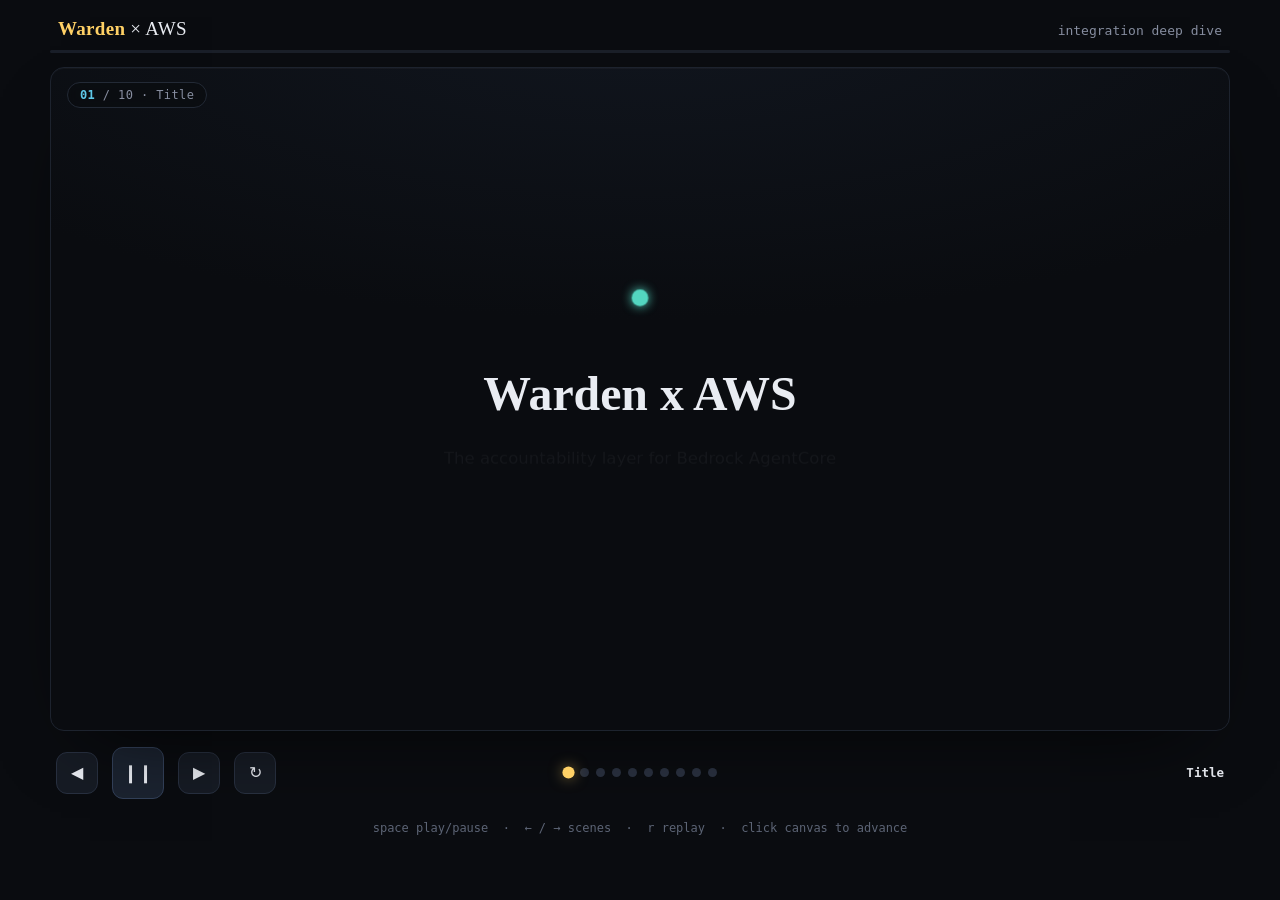
<file: docs/explainers/integration-aws.html>
<!doctype html>
<html lang="en">
<head>
<meta charset="utf-8"/>
<meta name="viewport" content="width=device-width, initial-scale=1"/>
<title>Warden x AWS - Integration Deep Dive</title>
<style>
  :root{
    --bg:#0a0c10; --panel:#14181f; --ink:#e9ecf2; --muted:#878ea0;
    --blue:#5ec8e8; --gold:#ffd166; --green:#6ee7a8; --red:#ff6f6f;
    --amber:#f5a623; --purple:#b79cf6; --teal:#52d6c0; --line:#39414f;
    --sans:-apple-system,BlinkMacSystemFont,"Segoe UI",Roboto,Inter,system-ui,sans-serif;
    --mono:ui-monospace,"SF Mono",SFMono-Regular,Menlo,Consolas,monospace;
    --display:"Iowan Old Style",Georgia,"Times New Roman",serif;
  }
  *{box-sizing:border-box}
  html,body{margin:0;height:100%}
  body{background:var(--bg); color:var(--ink); font-family:var(--sans);
    display:flex; flex-direction:column; align-items:center; min-height:100%; -webkit-font-smoothing:antialiased;}
  .topbar{width:100%; max-width:1180px; display:flex; align-items:baseline; justify-content:space-between; padding:18px 8px 10px; gap:12px;}
  .brand{font-family:var(--display); font-size:19px; letter-spacing:.3px}
  .brand b{color:var(--gold); font-weight:600}
  .tagline{color:var(--muted); font-size:13px; font-family:var(--mono)}
  .progress{width:100%; max-width:1180px; height:3px; background:#1a1f29; border-radius:3px; overflow:hidden}
  .progress > i{display:block; height:100%; width:0; background:linear-gradient(90deg,var(--teal),var(--gold)); transition:width .4s ease}
  .stage{position:relative; width:min(100%, calc((100vh - 210px) * 16 / 9)); max-width:1180px; aspect-ratio:16/9; margin:14px 0 8px;
    border:1px solid #1d232e; border-radius:14px; overflow:hidden;
    background:radial-gradient(120% 80% at 50% -10%, #11161f 0%, var(--bg) 60%), radial-gradient(circle at 1px 1px, rgba(255,255,255,.035) 1px, transparent 0);
    background-size:auto, 26px 26px; box-shadow:0 30px 80px -40px rgba(0,0,0,.9), inset 0 1px 0 rgba(255,255,255,.03); cursor:pointer; user-select:none;}
  svg#viz{position:absolute; inset:0; width:100%; height:100%; display:block}
  #viz text{font-family:var(--sans); fill:var(--ink)}
  #viz text.mono{font-family:var(--mono)}
  #viz text.disp{font-family:var(--display)}
  #scene *{transform-box:fill-box; transform-origin:center}
  .chip{position:absolute; top:14px; left:16px; font-family:var(--mono); font-size:12px; color:var(--muted); letter-spacing:.4px;
    background:rgba(10,12,16,.6); border:1px solid #232a36; border-radius:999px; padding:5px 12px; backdrop-filter:blur(4px);}
  .chip b{color:var(--blue)}
  .cap{position:absolute; left:0; right:0; bottom:0; padding:20px 7% 24px; font-size:clamp(13px,1.6vw,20px); line-height:1.5; text-align:center;
    background:linear-gradient(0deg, rgba(7,9,12,.95) 32%, rgba(7,9,12,0)); min-height:80px; transition:opacity .45s ease; opacity:0;}
  .cap b{color:var(--ink); font-weight:600}
  .cap code{font-family:var(--mono); font-size:.92em; color:var(--blue); background:rgba(94,200,232,.1); padding:1px 6px; border-radius:5px}
  .cap .g{color:var(--gold)} .cap .b{color:var(--blue)} .cap .gr{color:var(--green)}
  .cap .r{color:var(--red)} .cap .p{color:var(--purple)} .cap .am{color:var(--amber)} .cap .t{color:var(--teal)}
  .controls{width:100%; max-width:1180px; display:flex; align-items:center; gap:14px; padding:8px 6px 22px; flex-wrap:wrap;}
  .btn{appearance:none; background:#161b24; color:var(--ink); border:1px solid #283040; width:42px; height:42px; border-radius:11px; font-size:16px; cursor:pointer; display:grid; place-items:center; transition:.15s;}
  .btn:hover{background:#1d2533; border-color:#3a455a}
  .btn.play{width:52px; height:52px; font-size:18px; background:#1b2330; border-color:#33415a}
  .dots{display:flex; gap:7px; flex:1; flex-wrap:wrap; align-items:center; justify-content:center}
  .dot{width:9px; height:9px; border-radius:50%; background:#2a3140; cursor:pointer; transition:.2s; border:none; padding:0}
  .dot:hover{background:#46506a}
  .dot.on{background:var(--gold); transform:scale(1.35); box-shadow:0 0 10px rgba(255,209,102,.5)}
  .scenelabel{font-family:var(--mono); font-size:12.5px; color:var(--muted); min-width:220px; text-align:right}
  .scenelabel b{color:var(--ink)}
  .hint{width:100%; max-width:1180px; text-align:center; color:#5c6475; font-size:12px; font-family:var(--mono); padding-bottom:30px}
  @media (max-width:640px){ .scenelabel{display:none} .tagline{display:none} body{justify-content:center} .topbar{padding:14px 12px 8px} .brand{font-size:17px} .controls{justify-content:center; gap:10px; padding:12px 8px 18px} .dots{flex-basis:100%; order:5; margin-top:2px; gap:6px} .hint{display:none} }
  @media (orientation:landscape) and (max-height:540px){ body{justify-content:flex-start} .topbar{padding:6px 16px 2px} .brand{font-size:15px} .tagline,.scenelabel,.progress,.hint,.dots{display:none} .stage{width:min(100%, calc((100dvh - 84px) * 16 / 9)); max-width:none; margin:4px 0 2px} .controls{justify-content:center; gap:8px; padding:4px 8px 6px} .btn{width:34px; height:34px; font-size:15px} .btn.play{width:40px; height:40px; font-size:16px} }
</style>
</head>
<body>
  <div class="topbar">
    <div class="brand"><b>Warden</b> &times; AWS</div>
    <div class="tagline">integration deep dive</div>
  </div>
  <div class="progress"><i id="bar"></i></div>
  <div class="stage" id="stage" title="click to advance">
    <svg id="viz" viewBox="0 0 1280 720" preserveAspectRatio="xMidYMid meet">
      <defs>
        <marker id="ah" markerWidth="11" markerHeight="11" refX="8.5" refY="5" orient="auto" markerUnits="userSpaceOnUse">
          <path d="M0,0 L10,5 L0,10 Z" fill="context-stroke"/>
        </marker>
        <filter id="glow" x="-60%" y="-60%" width="220%" height="220%">
          <feGaussianBlur stdDeviation="6" result="b"/><feMerge><feMergeNode in="b"/><feMergeNode in="SourceGraphic"/></feMerge>
        </filter>
      </defs>
      <g id="scene"></g>
    </svg>
    <div class="chip" id="chip"></div>
    <div class="cap" id="cap"></div>
  </div>
  <div class="controls">
    <button class="btn" id="prev" title="previous (&larr;)">&#9664;</button>
    <button class="btn play" id="play" title="play / pause (space)">&#10073;&#10073;</button>
    <button class="btn" id="next" title="next (&rarr;)">&#9654;</button>
    <button class="btn" id="replay" title="replay scene (r)">&#8635;</button>
    <div class="dots" id="dots"></div>
    <div class="scenelabel" id="slabel"></div>
  </div>
  <div class="hint">space play/pause &nbsp;&middot;&nbsp; &larr; / &rarr; scenes &nbsp;&middot;&nbsp; r replay &nbsp;&middot;&nbsp; click canvas to advance</div>

<script>
const NS="http://www.w3.org/2000/svg";
const stage=document.getElementById("scene");
const capEl=document.getElementById("cap");
const chipEl=document.getElementById("chip");
function S(tag,attrs={},kids=[]){
  const n=document.createElementNS(NS,tag);
  for(const k in attrs){ if(k==="text") n.textContent=attrs[k]; else n.setAttribute(k,attrs[k]); }
  (Array.isArray(kids)?kids:[kids]).forEach(c=>c&&n.appendChild(c));
  return n;
}
const wait=ms=>new Promise(r=>setTimeout(r,ms));
function anim(node,frames,opts={}){
  const a=node.animate(frames,Object.assign({fill:"both",easing:"cubic-bezier(.42,0,.2,1)"},opts));
  return a.finished.catch(()=>{});
}
function fadeIn(node,{dur=600,delay=0,dy=14,dx=0}={}){
  return anim(node,[{opacity:0,transform:`translate(${dx}px,${dy}px)`},{opacity:1,transform:"translate(0,0)"}],{duration:dur,delay});
}
function pop(node,{dur=460,delay=0}={}){
  return anim(node,[{opacity:0,transform:"scale(.7)"},{opacity:1,transform:"scale(1)"}],{duration:dur,delay,easing:"cubic-bezier(.3,1.5,.5,1)"});
}
function drawOn(path,{dur=850,delay=0,ease="ease-in-out"}={}){
  const L=path.getTotalLength(); path.style.strokeDasharray=L; path.style.strokeDashoffset=L;
  return anim(path,[{strokeDashoffset:L},{strokeDashoffset:0}],{duration:dur,delay,easing:ease});
}
function pulse(node,{scale=1.16,dur=900}={}){ return node.animate([{transform:"scale(1)"},{transform:`scale(${scale})`},{transform:"scale(1)"}],{duration:dur,easing:"ease-in-out"}); }
function T(x,y,str,{size=18,fill="var(--ink)",anchor="middle",cls="",weight=400,baseline="middle",ls=0}={}){
  const t=S("text",{x,y,"text-anchor":anchor,"dominant-baseline":baseline,"font-size":size,"font-weight":weight,fill,class:cls,text:str});
  if(ls)t.setAttribute("letter-spacing",ls); return t;
}
function box(cx,cy,w,h,label,{stroke="var(--blue)",fill="var(--panel)",text="var(--ink)",sub,rx=11,size=16}={}){
  const g=S("g");
  g.appendChild(S("rect",{x:cx-w/2,y:cy-h/2,width:w,height:h,rx,fill,stroke,"stroke-width":1.6}));
  g.appendChild(T(cx,sub?cy-8:cy,label,{size,fill:text,cls:"mono"}));
  if(sub) g.appendChild(T(cx,cy+13,sub,{size:11,fill:"var(--muted)",cls:"mono"}));
  g._c={cx,cy,w,h}; return g;
}
function chip(cx,cy,label,{sub,color="var(--blue)",w=300,h=52}={}){
  const g=S("g");
  g.appendChild(S("rect",{x:cx-w/2,y:cy-h/2,width:w,height:h,rx:h/2,fill:"#11161d",stroke:color,"stroke-width":1.5}));
  g.appendChild(T(cx,sub?cy-8:cy,label,{size:14,cls:"mono",fill:color,weight:600}));
  if(sub) g.appendChild(T(cx,cy+11,sub,{size:10.5,fill:"var(--muted)",cls:"mono"}));
  g._c={cx,cy,w,h}; return g;
}
function link(p1,p2,{color="var(--line)",width:wd=2,dash=false,arrow=true}={}){
  const p=S("path",{d:`M ${p1[0]} ${p1[1]} L ${p2[0]} ${p2[1]}`,stroke:color,"stroke-width":wd,fill:"none","stroke-linecap":"round"});
  if(arrow)p.setAttribute("marker-end","url(#ah)");
  if(dash)p.setAttribute("stroke-dasharray","7 7");
  return p;
}
const rightOf=g=>[g._c.cx+g._c.w/2, g._c.cy];
const leftOf =g=>[g._c.cx-g._c.w/2, g._c.cy];
const topOf  =g=>[g._c.cx, g._c.cy-g._c.h/2];
const botOf  =g=>[g._c.cx, g._c.cy+g._c.h/2];
function setCap(html){ capEl.innerHTML=html; capEl.style.opacity = html? 1 : 0; }
function clearStage(){ while(stage.firstChild) stage.removeChild(stage.firstChild); }
function head(g,kicker,title,accent="var(--blue)"){
  const k=T(92,102,kicker,{size:13,cls:"mono",fill:accent,anchor:"start",weight:700,ls:3});
  const h=T(92,150,title,{size:27,cls:"disp",fill:"var(--ink)",anchor:"start",weight:600});
  g.appendChild(k); g.appendChild(h); fadeIn(k,{dy:8,dur:400}); fadeIn(h,{dy:12,dur:600,delay:80});
  return h;
}
async function rows(g,items,{x=112,y0=232,step=80,live}){
  for(const it of items){
    const grp=S("g");
    grp.appendChild(S("circle",{cx:x,cy:y0,r:4.5,fill:it.c||"var(--blue)"}));
    grp.appendChild(T(x+22,y0-4,it.h,{size:18,anchor:"start",fill:"var(--ink)",weight:600}));
    if(it.s) grp.appendChild(T(x+22,y0+18,it.s,{size:13.5,anchor:"start",fill:"var(--muted)"}));
    g.appendChild(grp); fadeIn(grp,{dx:-12,dy:0,dur:380});
    y0+=step; await wait(280); if(!live())return;
  }
}
async function claimMap(g,rows,live,{accent="var(--teal)",platform="AWS"}={}){
  g.appendChild(T(200,190,"Warden claim",{size:13,cls:"mono",fill:"var(--muted)",anchor:"start"}));
  g.appendChild(T(560,190,platform+" native concept",{size:13,cls:"mono",fill:accent,anchor:"start"}));
  let y=235;
  for(const [claim,native] of rows){
    const grp=S("g");
    grp.appendChild(S("rect",{x:180,y:y-22,width:150,height:40,rx:9,fill:"#1d1808",stroke:"var(--gold)","stroke-width":1.3}));
    grp.appendChild(T(255,y-2,claim,{size:14,cls:"mono",fill:"var(--gold)"}));
    grp.appendChild(T(360,y-2,"->",{size:15,cls:"mono",fill:"var(--muted)"}));
    grp.appendChild(T(410,y-2,native,{size:13.5,cls:"mono",fill:accent,anchor:"start"}));
    g.appendChild(grp); fadeIn(grp,{dx:-10,dy:0,dur:340}); y+=62; await wait(240); if(!live())return;
  }
}

/* ===================================================================== */
const scenes=[];
const SC=(title,hold,play)=>scenes.push({title,hold,play});
const ACCENT="var(--teal)";  // AWS

// 0 -- Title -------------------------------------------------------------
SC("Title",2800,async({g,cap,live})=>{
  const dot=S("circle",{cx:640,cy:250,r:9,fill:ACCENT,filter:"url(#glow)"}); g.appendChild(dot);
  dot.animate([{opacity:.4},{opacity:1},{opacity:.4}],{duration:2600,iterations:Infinity,easing:"ease-in-out"});
  pop(dot,{dur:700});
  const w=T(640,360,"Warden  x  AWS",{size:52,cls:"disp",fill:"var(--ink)",weight:600}); g.appendChild(w);
  await fadeIn(w,{dur:900,delay:300,dy:18}); if(!live())return;
  const s=T(640,418,"The accountability layer for Bedrock AgentCore",{size:18,fill:"var(--muted)"}); g.appendChild(s);
  await fadeIn(s,{dy:8});
  cap(`The closest analogue in the market -- and the most natural fit. AgentCore does exposure and access; Warden adds the brake and the black-box recorder.`);
});

// 1 -- Where Warden sits -------------------------------------------------
SC("Where Warden sits",3200,async({g,cap,live})=>{
  head(g,"TOPOLOGY","On the MCP path, in front of the Gateway.",ACCENT);
  const agent=box(300,360,180,74,"agent runtime",{stroke:"var(--blue)",size:14});
  const W=box(620,360,180,90,"WARDEN",{stroke:"var(--gold)",size:17,sub:"policy + accountability"}); W.querySelector("rect").setAttribute("fill","#0f1219");
  const gw=box(960,360,220,74,"AgentCore Gateway",{stroke:ACCENT,size:13,sub:"APIs / Lambdas as MCP"});
  g.appendChild(agent); g.appendChild(W); g.appendChild(gw);
  const l1=link(rightOf(agent),leftOf(W),{color:"#3a4150"}); const l2=link(rightOf(W),leftOf(gw),{color:ACCENT});
  g.appendChild(l1); g.appendChild(l2);
  await Promise.all([pop(agent),pop(W,{delay:150}),pop(gw,{delay:300}),drawOn(l1,{dur:400,delay:400}),drawOn(l2,{dur:400,delay:500})]); if(!live())return;
  cap(`AgentCore Gateway already turns APIs and Lambdas into MCP tools. Warden inserts as the <b>policy + accountability layer</b> on that MCP path -- in front of the Gateway's endpoint.`);
});

// 2 -- The near 1:1 mapping (hero) --------------------------------------
SC("AWS maps almost one-to-one",3400,async({g,cap,live})=>{
  head(g,"THE STRONG FIT","AWS primitives are already Warden's shape.",ACCENT);
  const maps=[
    ["STS AssumeRole session","= the delegation (act)","var(--teal)"],
    ["STS session tags","= native ABAC (attrs)","var(--blue)"],
    ["session policy on AssumeRole","= the narrowing (scope)","var(--purple)"],
  ];
  let y=250;
  for(const [l,s,c] of maps){ const ch=chip(500,y,l,{sub:s,color:c,w:520,h:60}); g.appendChild(ch); pop(ch,{dur:360}); y+=90; await wait(280); if(!live())return; }
  cap(`This is the tightest mapping of any platform. An STS <code>AssumeRole</code> session <i>is</i> the delegation. Session tags <i>are</i> ABAC. The session policy <i>is</i> the scope. Almost nothing to translate.`);
});

// 3 -- Claim mapping -----------------------------------------------------
SC("Claim mapping",3200,async({g,cap,live})=>{
  head(g,"THE MAPPING","AgentCore & IAM concepts become Warden claims.",ACCENT);
  await claimMap(g,[
    ["sub","Cognito / IAM user behind the role"],
    ["act","user -> STS session -> agent (AgentCore Identity)"],
    ["roles","IAM role / Cognito groups"],
    ["attrs","STS session tags"],
    ["rel","resource-level IAM / tags scoped to session"],
    ["scope","Gateway tool allow-list / session policy"],
  ],live,{accent:ACCENT}); if(!live())return;
  cap(`AgentCore Identity, Cognito, and IAM supply every claim Warden needs -- carried in the token, verified on the hot path.`);
});

// 4 -- What Warden adds over AgentCore ----------------------------------
SC("Complementary, not a replacement",3400,async({g,cap,live})=>{
  head(g,"THE POSITION","AgentCore exposes & controls. Warden proves.",ACCENT);
  const ac=box(340,290,360,120,"",{stroke:ACCENT}); const wd=box(900,290,360,120,"",{stroke:"var(--gold)"});
  g.appendChild(ac); g.appendChild(wd);
  await Promise.all([pop(ac),pop(wd,{delay:180})]); if(!live())return;
  g.appendChild(T(340,248,"AgentCore + IAM",{size:15,cls:"mono",fill:ACCENT}));
  g.appendChild(T(900,248,"Warden adds",{size:15,cls:"mono",fill:"var(--gold)"}));
  ["Gateway: tool exposure","IAM: access control","token vault + OAuth"].forEach((t,i)=>{ const e=T(185,285+i*26,"- "+t,{size:12.5,cls:"mono",fill:"var(--muted)",anchor:"start"}); g.appendChild(e); fadeIn(e,{dx:-8,dy:0,dur:280,delay:i*120}); });
  ["synchronous human-approval hold","per-run budgets","hash-chained delegation record"].forEach((t,i)=>{ const e=T(745,285+i*26,"- "+t,{size:12.5,cls:"mono",fill:"var(--muted)",anchor:"start"}); g.appendChild(e); fadeIn(e,{dx:8,dy:0,dur:280,delay:i*120}); });
  await wait(700); if(!live())return;
  const t=box(640,470,720,54,"the brake + the black-box recorder on the action path",{stroke:"var(--gold)",fill:"#1d1808",size:15}); g.appendChild(t); await pop(t,{dur:500});
  cap(`Position Warden as <b>complementary.</b> AgentCore does exposure and access control; Warden contributes the human brake, budgets, and the tamper-evident, provable delegation record -- <span class="t">not a Gateway replacement.</span>`);
});

// 5 -- Concrete flow -----------------------------------------------------
SC("A governed call",3200,async({g,cap,live})=>{
  head(g,"IN ACTION","Session-tag ABAC, enforced per action.",ACCENT);
  const agent=box(230,340,150,72,"agent",{stroke:"var(--blue)"});
  const W=box(540,340,180,88,"WARDEN",{stroke:"var(--gold)",size:16,sub:"session tags -> attrs"});
  g.appendChild(agent); g.appendChild(W);
  const l=link(rightOf(agent),leftOf(W),{color:"#3a4150"}); g.appendChild(l);
  await Promise.all([pop(agent),pop(W,{delay:150}),drawOn(l,{dur:400})]); if(!live())return;
  const ok=box(900,270,260,60,"query (region=us-east-1)",{stroke:"var(--green)",size:13,sub:"session tag matches -> ALLOW"});
  const hold=box(900,410,260,60,"refund $40,000",{stroke:"var(--amber)",size:13,sub:"high value -> HOLD for human"});
  g.appendChild(ok); g.appendChild(hold);
  const lo=link(rightOf(W),leftOf(ok),{color:"var(--green)"}); const lh=link(rightOf(W),leftOf(hold),{color:"var(--amber)"});
  g.appendChild(lo); g.appendChild(lh);
  await Promise.all([pop(ok),pop(hold,{delay:150}),drawOn(lo,{dur:400}),drawOn(lh,{dur:400,delay:150})]); if(!live())return;
  cap(`STS session tags flow straight into Warden's attributes -- so a call outside the session's region is denied, and a high-value one is <span class="am">held for a human</span>, both recorded against the STS-rooted chain.`);
});

// 6 -- The adapter + no forged authority --------------------------------
SC("The adapter never signs",3000,async({g,cap,live})=>{
  head(g,"TRUST","The adapter shapes claims. STS signs.",ACCENT);
  const ad=box(300,330,220,80,"identity adapter",{stroke:"var(--blue)",sub:"untrusted client code"});
  g.appendChild(ad); await pop(ad); if(!live())return;
  const iss=box(700,270,260,70,"STS / Cognito issuer",{stroke:ACCENT,sub:"the only signer"});
  const W=box(1030,270,150,70,"WARDEN",{stroke:"var(--gold)",size:15,sub:"verifies"});
  g.appendChild(iss); g.appendChild(W);
  const ask=link(rightOf(ad),leftOf(iss),{color:ACCENT,dash:true}); const ver=link(rightOf(iss),leftOf(W),{color:"var(--gold)"});
  g.appendChild(ask); g.appendChild(ver);
  await Promise.all([pop(iss),pop(W,{delay:150}),drawOn(ask,{dur:400}),drawOn(ver,{dur:400,delay:200})]); if(!live())return;
  const key=T(300,430,"never holds its own signing key",{size:14,cls:"mono",fill:"var(--red)"}); g.appendChild(key); fadeIn(key,{dy:8});
  cap(`The adapter drives the native <code>AssumeRole</code> exchange -- it <b>never signs authority itself.</b> STS and Cognito stay the signers; Warden verifies. No new high-value secret.`);
});

// 7 -- Deployment --------------------------------------------------------
SC("Deployment",3000,async({g,cap,live})=>{
  head(g,"DEPLOY","ECS / EKS sidecar, AWS-native plumbing.",ACCENT);
  await rows(g,[
    {h:"Sidecar on ECS Fargate or EKS.",s:"IRSA -> STS mints the token; one Warden per agent task.",c:ACCENT},
    {h:"Evidence -> Amazon Security Lake (OCSF).",s:"Security Lake's native schema IS OCSF -- zero translation.",c:"var(--blue)"},
    {h:"Audit + anchors -> S3 Object Lock (WORM).",s:"Keys from KMS; CAEP SETs -> your Shared-Signals receiver.",c:"var(--green)"},
  ],{live,x:112,y0:250,step:96}); if(!live())return;
  cap(`Every seam lines up with AWS-native services -- IRSA for identity, Security Lake for evidence, S3 Object Lock for the WORM audit. It slots into the account you already run.`);
});

// 8 -- Payoff ------------------------------------------------------------
SC("What you get",3000,async({g,cap,live})=>{
  head(g,"THE PAYOFF","The provable 'could-they-have-authorized-it'.",ACCENT);
  await rows(g,[
    {h:"The regulator's question, answered.",s:"Could the accountable human have authorized this -- and can you prove it? Yes.",c:"var(--gold)"},
    {h:"A human brake AgentCore doesn't ship.",s:"Synchronous holds on high-risk actions, before they run.",c:"var(--amber)"},
    {h:"One record across every AWS tool.",s:"RDS, internal APIs, Lambdas -- all reached only through Warden.",c:ACCENT},
  ],{live,x:112,y0:250,step:96}); if(!live())return;
  cap(`AgentCore gets your agents talking to tools. Warden makes every one of those actions <b>bounded, held-if-risky, and provable</b> -- the property the regulatory posture demands.`);
});

// 9 -- Close -------------------------------------------------------------
SC("Close",3800,async({g,cap,live})=>{
  const w=T(640,300,"Warden  x  AWS",{size:44,cls:"disp",fill:"var(--ink)",weight:600}); g.appendChild(w);
  await fadeIn(w,{dy:16,dur:900}); if(!live())return;
  const s=T(640,360,"Complementary to AgentCore: the brake & the black-box recorder.",{size:19,cls:"disp",fill:ACCENT}); g.appendChild(s);
  await fadeIn(s,{dy:10}); if(!live())return;
  const t=T(640,430,"STS session = act  -  session tags = attrs  -  session policy = scope",{size:14,cls:"mono",fill:"var(--muted)"}); g.appendChild(t);
  await fadeIn(t,{dy:8});
});

/* ===================================================================== */
const RUN={token:0, playing:true, i:0, finished:false};
const bar=document.getElementById("bar");
const dotsEl=document.getElementById("dots");
const slabel=document.getElementById("slabel");
const playBtn=document.getElementById("play");
scenes.forEach((s,i)=>{ const d=document.createElement("button"); d.className="dot"; d.title=s.title; d.onclick=()=>go(i); dotsEl.appendChild(d); s._dot=d; });
function chrome(i){
  bar.style.width=((i)/(scenes.length-1)*100)+"%";
  chipEl.innerHTML=`<b>${String(i+1).padStart(2,"0")}</b> / ${scenes.length} &middot; ${scenes[i].title}`;
  slabel.innerHTML=`<b>${scenes[i].title}</b>`;
  scenes.forEach((s,j)=>s._dot.classList.toggle("on",j===i));
}
function setPlayIcon(){ playBtn.innerHTML = RUN.playing ? "&#10073;&#10073;" : "&#9654;"; }
async function go(i){
  i=Math.max(0,Math.min(scenes.length-1,i));
  const t=++RUN.token; RUN.i=i; RUN.finished=false;
  clearStage(); setCap(""); chrome(i);
  const live=()=>t===RUN.token; const cap=html=>{ if(live()) setCap(html); };
  try{ await scenes[i].play({g:stage,cap,live}); }catch(e){ console.warn(e); }
  if(!live()) return;
  RUN.finished=true;
  if(RUN.playing){ await wait(scenes[i].hold||1600); if(live() && RUN.playing){ if(i<scenes.length-1) go(i+1); else { RUN.playing=false; setPlayIcon(); } } }
}
function setPlaying(p){ RUN.playing=p; setPlayIcon(); if(p && RUN.finished){ if(RUN.i<scenes.length-1) go(RUN.i+1); else go(RUN.i); } }
document.getElementById("next").onclick=()=>go(RUN.i+1);
document.getElementById("prev").onclick=()=>go(RUN.i-1);
document.getElementById("replay").onclick=()=>go(RUN.i);
playBtn.onclick=()=>setPlaying(!RUN.playing);
document.getElementById("stage").onclick=()=>go(RUN.i+1);
document.addEventListener("keydown",e=>{
  if(e.key===" "){e.preventDefault(); setPlaying(!RUN.playing);}
  else if(e.key==="ArrowRight") go(RUN.i+1);
  else if(e.key==="ArrowLeft") go(RUN.i-1);
  else if(e.key==="r"||e.key==="R") go(RUN.i);
  else if(e.key==="Home") go(0);
});
setPlayIcon(); go(0);
</script>
</body>
</html>
</file>
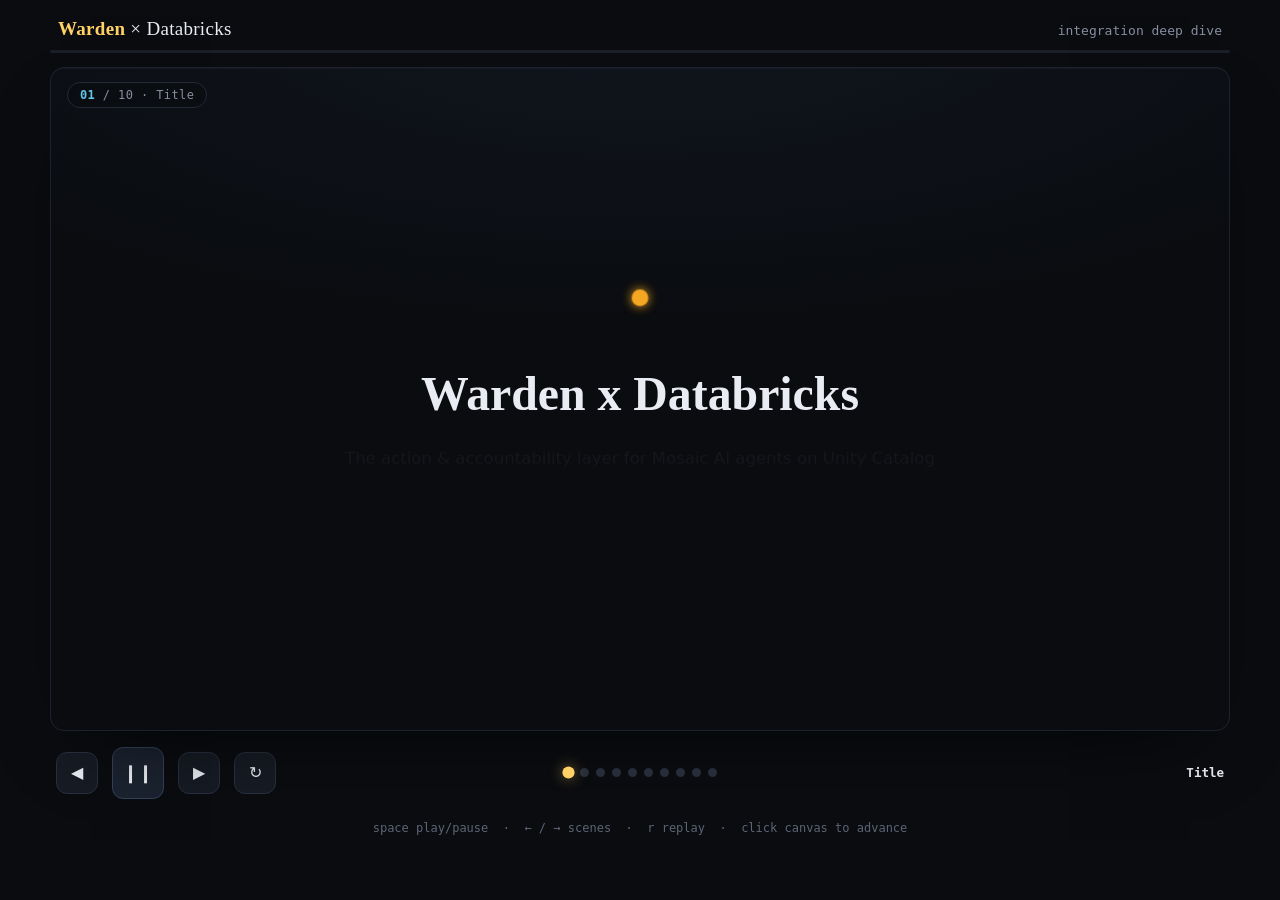
<file: docs/explainers/integration-databricks.html>
<!doctype html>
<html lang="en">
<head>
<meta charset="utf-8"/>
<meta name="viewport" content="width=device-width, initial-scale=1"/>
<title>Warden x Databricks - Integration Deep Dive</title>
<style>
  :root{
    --bg:#0a0c10; --panel:#14181f; --ink:#e9ecf2; --muted:#878ea0;
    --blue:#5ec8e8; --gold:#ffd166; --green:#6ee7a8; --red:#ff6f6f;
    --amber:#f5a623; --purple:#b79cf6; --teal:#52d6c0; --line:#39414f;
    --sans:-apple-system,BlinkMacSystemFont,"Segoe UI",Roboto,Inter,system-ui,sans-serif;
    --mono:ui-monospace,"SF Mono",SFMono-Regular,Menlo,Consolas,monospace;
    --display:"Iowan Old Style",Georgia,"Times New Roman",serif;
  }
  *{box-sizing:border-box}
  html,body{margin:0;height:100%}
  body{background:var(--bg); color:var(--ink); font-family:var(--sans);
    display:flex; flex-direction:column; align-items:center; min-height:100%; -webkit-font-smoothing:antialiased;}
  .topbar{width:100%; max-width:1180px; display:flex; align-items:baseline; justify-content:space-between; padding:18px 8px 10px; gap:12px;}
  .brand{font-family:var(--display); font-size:19px; letter-spacing:.3px}
  .brand b{color:var(--gold); font-weight:600}
  .tagline{color:var(--muted); font-size:13px; font-family:var(--mono)}
  .progress{width:100%; max-width:1180px; height:3px; background:#1a1f29; border-radius:3px; overflow:hidden}
  .progress > i{display:block; height:100%; width:0; background:linear-gradient(90deg,var(--amber),var(--gold)); transition:width .4s ease}
  .stage{position:relative; width:min(100%, calc((100vh - 210px) * 16 / 9)); max-width:1180px; aspect-ratio:16/9; margin:14px 0 8px;
    border:1px solid #1d232e; border-radius:14px; overflow:hidden;
    background:radial-gradient(120% 80% at 50% -10%, #11161f 0%, var(--bg) 60%), radial-gradient(circle at 1px 1px, rgba(255,255,255,.035) 1px, transparent 0);
    background-size:auto, 26px 26px; box-shadow:0 30px 80px -40px rgba(0,0,0,.9), inset 0 1px 0 rgba(255,255,255,.03); cursor:pointer; user-select:none;}
  svg#viz{position:absolute; inset:0; width:100%; height:100%; display:block}
  #viz text{font-family:var(--sans); fill:var(--ink)}
  #viz text.mono{font-family:var(--mono)}
  #viz text.disp{font-family:var(--display)}
  #scene *{transform-box:fill-box; transform-origin:center}
  .chip{position:absolute; top:14px; left:16px; font-family:var(--mono); font-size:12px; color:var(--muted); letter-spacing:.4px;
    background:rgba(10,12,16,.6); border:1px solid #232a36; border-radius:999px; padding:5px 12px; backdrop-filter:blur(4px);}
  .chip b{color:var(--blue)}
  .cap{position:absolute; left:0; right:0; bottom:0; padding:20px 7% 24px; font-size:clamp(13px,1.6vw,20px); line-height:1.5; text-align:center;
    background:linear-gradient(0deg, rgba(7,9,12,.95) 32%, rgba(7,9,12,0)); min-height:80px; transition:opacity .45s ease; opacity:0;}
  .cap b{color:var(--ink); font-weight:600}
  .cap code{font-family:var(--mono); font-size:.92em; color:var(--blue); background:rgba(94,200,232,.1); padding:1px 6px; border-radius:5px}
  .cap .g{color:var(--gold)} .cap .b{color:var(--blue)} .cap .gr{color:var(--green)}
  .cap .r{color:var(--red)} .cap .p{color:var(--purple)} .cap .am{color:var(--amber)} .cap .t{color:var(--teal)}
  .controls{width:100%; max-width:1180px; display:flex; align-items:center; gap:14px; padding:8px 6px 22px; flex-wrap:wrap;}
  .btn{appearance:none; background:#161b24; color:var(--ink); border:1px solid #283040; width:42px; height:42px; border-radius:11px; font-size:16px; cursor:pointer; display:grid; place-items:center; transition:.15s;}
  .btn:hover{background:#1d2533; border-color:#3a455a}
  .btn.play{width:52px; height:52px; font-size:18px; background:#1b2330; border-color:#33415a}
  .dots{display:flex; gap:7px; flex:1; flex-wrap:wrap; align-items:center; justify-content:center}
  .dot{width:9px; height:9px; border-radius:50%; background:#2a3140; cursor:pointer; transition:.2s; border:none; padding:0}
  .dot:hover{background:#46506a}
  .dot.on{background:var(--gold); transform:scale(1.35); box-shadow:0 0 10px rgba(255,209,102,.5)}
  .scenelabel{font-family:var(--mono); font-size:12.5px; color:var(--muted); min-width:220px; text-align:right}
  .scenelabel b{color:var(--ink)}
  .hint{width:100%; max-width:1180px; text-align:center; color:#5c6475; font-size:12px; font-family:var(--mono); padding-bottom:30px}
  @media (max-width:640px){ .scenelabel{display:none} .tagline{display:none} body{justify-content:center} .topbar{padding:14px 12px 8px} .brand{font-size:17px} .controls{justify-content:center; gap:10px; padding:12px 8px 18px} .dots{flex-basis:100%; order:5; margin-top:2px; gap:6px} .hint{display:none} }
  @media (orientation:landscape) and (max-height:540px){ body{justify-content:flex-start} .topbar{padding:6px 16px 2px} .brand{font-size:15px} .tagline,.scenelabel,.progress,.hint,.dots{display:none} .stage{width:min(100%, calc((100dvh - 84px) * 16 / 9)); max-width:none; margin:4px 0 2px} .controls{justify-content:center; gap:8px; padding:4px 8px 6px} .btn{width:34px; height:34px; font-size:15px} .btn.play{width:40px; height:40px; font-size:16px} }
</style>
</head>
<body>
  <div class="topbar">
    <div class="brand"><b>Warden</b> &times; Databricks</div>
    <div class="tagline">integration deep dive</div>
  </div>
  <div class="progress"><i id="bar"></i></div>
  <div class="stage" id="stage" title="click to advance">
    <svg id="viz" viewBox="0 0 1280 720" preserveAspectRatio="xMidYMid meet">
      <defs>
        <marker id="ah" markerWidth="11" markerHeight="11" refX="8.5" refY="5" orient="auto" markerUnits="userSpaceOnUse">
          <path d="M0,0 L10,5 L0,10 Z" fill="context-stroke"/>
        </marker>
        <filter id="glow" x="-60%" y="-60%" width="220%" height="220%">
          <feGaussianBlur stdDeviation="6" result="b"/><feMerge><feMergeNode in="b"/><feMergeNode in="SourceGraphic"/></feMerge>
        </filter>
      </defs>
      <g id="scene"></g>
    </svg>
    <div class="chip" id="chip"></div>
    <div class="cap" id="cap"></div>
  </div>
  <div class="controls">
    <button class="btn" id="prev" title="previous (&larr;)">&#9664;</button>
    <button class="btn play" id="play" title="play / pause (space)">&#10073;&#10073;</button>
    <button class="btn" id="next" title="next (&rarr;)">&#9654;</button>
    <button class="btn" id="replay" title="replay scene (r)">&#8635;</button>
    <div class="dots" id="dots"></div>
    <div class="scenelabel" id="slabel"></div>
  </div>
  <div class="hint">space play/pause &nbsp;&middot;&nbsp; &larr; / &rarr; scenes &nbsp;&middot;&nbsp; r replay &nbsp;&middot;&nbsp; click canvas to advance</div>

<script>
const NS="http://www.w3.org/2000/svg";
const stage=document.getElementById("scene");
const capEl=document.getElementById("cap");
const chipEl=document.getElementById("chip");
function S(tag,attrs={},kids=[]){
  const n=document.createElementNS(NS,tag);
  for(const k in attrs){ if(k==="text") n.textContent=attrs[k]; else n.setAttribute(k,attrs[k]); }
  (Array.isArray(kids)?kids:[kids]).forEach(c=>c&&n.appendChild(c));
  return n;
}
const wait=ms=>new Promise(r=>setTimeout(r,ms));
function anim(node,frames,opts={}){
  const a=node.animate(frames,Object.assign({fill:"both",easing:"cubic-bezier(.42,0,.2,1)"},opts));
  return a.finished.catch(()=>{});
}
function fadeIn(node,{dur=600,delay=0,dy=14,dx=0}={}){
  return anim(node,[{opacity:0,transform:`translate(${dx}px,${dy}px)`},{opacity:1,transform:"translate(0,0)"}],{duration:dur,delay});
}
function pop(node,{dur=460,delay=0}={}){
  return anim(node,[{opacity:0,transform:"scale(.7)"},{opacity:1,transform:"scale(1)"}],{duration:dur,delay,easing:"cubic-bezier(.3,1.5,.5,1)"});
}
function drawOn(path,{dur=850,delay=0,ease="ease-in-out"}={}){
  const L=path.getTotalLength(); path.style.strokeDasharray=L; path.style.strokeDashoffset=L;
  return anim(path,[{strokeDashoffset:L},{strokeDashoffset:0}],{duration:dur,delay,easing:ease});
}
function pulse(node,{scale=1.16,dur=900}={}){ return node.animate([{transform:"scale(1)"},{transform:`scale(${scale})`},{transform:"scale(1)"}],{duration:dur,easing:"ease-in-out"}); }
function T(x,y,str,{size=18,fill="var(--ink)",anchor="middle",cls="",weight=400,baseline="middle",ls=0}={}){
  const t=S("text",{x,y,"text-anchor":anchor,"dominant-baseline":baseline,"font-size":size,"font-weight":weight,fill,class:cls,text:str});
  if(ls)t.setAttribute("letter-spacing",ls); return t;
}
function box(cx,cy,w,h,label,{stroke="var(--blue)",fill="var(--panel)",text="var(--ink)",sub,rx=11,size=16}={}){
  const g=S("g");
  g.appendChild(S("rect",{x:cx-w/2,y:cy-h/2,width:w,height:h,rx,fill,stroke,"stroke-width":1.6}));
  g.appendChild(T(cx,sub?cy-8:cy,label,{size,fill:text,cls:"mono"}));
  if(sub) g.appendChild(T(cx,cy+13,sub,{size:11,fill:"var(--muted)",cls:"mono"}));
  g._c={cx,cy,w,h}; return g;
}
function chip(cx,cy,label,{sub,color="var(--blue)",w=300,h=52}={}){
  const g=S("g");
  g.appendChild(S("rect",{x:cx-w/2,y:cy-h/2,width:w,height:h,rx:h/2,fill:"#11161d",stroke:color,"stroke-width":1.5}));
  g.appendChild(T(cx,sub?cy-8:cy,label,{size:14,cls:"mono",fill:color,weight:600}));
  if(sub) g.appendChild(T(cx,cy+11,sub,{size:10.5,fill:"var(--muted)",cls:"mono"}));
  g._c={cx,cy,w,h}; return g;
}
function link(p1,p2,{color="var(--line)",width:wd=2,dash=false,arrow=true}={}){
  const p=S("path",{d:`M ${p1[0]} ${p1[1]} L ${p2[0]} ${p2[1]}`,stroke:color,"stroke-width":wd,fill:"none","stroke-linecap":"round"});
  if(arrow)p.setAttribute("marker-end","url(#ah)");
  if(dash)p.setAttribute("stroke-dasharray","7 7");
  return p;
}
const rightOf=g=>[g._c.cx+g._c.w/2, g._c.cy];
const leftOf =g=>[g._c.cx-g._c.w/2, g._c.cy];
const topOf  =g=>[g._c.cx, g._c.cy-g._c.h/2];
const botOf  =g=>[g._c.cx, g._c.cy+g._c.h/2];
function setCap(html){ capEl.innerHTML=html; capEl.style.opacity = html? 1 : 0; }
function clearStage(){ while(stage.firstChild) stage.removeChild(stage.firstChild); }
function head(g,kicker,title,accent="var(--blue)"){
  const k=T(92,102,kicker,{size:13,cls:"mono",fill:accent,anchor:"start",weight:700,ls:3});
  const h=T(92,150,title,{size:27,cls:"disp",fill:"var(--ink)",anchor:"start",weight:600});
  g.appendChild(k); g.appendChild(h); fadeIn(k,{dy:8,dur:400}); fadeIn(h,{dy:12,dur:600,delay:80});
  return h;
}
async function rows(g,items,{x=112,y0=232,step=80,live}){
  for(const it of items){
    const grp=S("g");
    grp.appendChild(S("circle",{cx:x,cy:y0,r:4.5,fill:it.c||"var(--blue)"}));
    grp.appendChild(T(x+22,y0-4,it.h,{size:18,anchor:"start",fill:"var(--ink)",weight:600}));
    if(it.s) grp.appendChild(T(x+22,y0+18,it.s,{size:13.5,anchor:"start",fill:"var(--muted)"}));
    g.appendChild(grp); fadeIn(grp,{dx:-12,dy:0,dur:380});
    y0+=step; await wait(280); if(!live())return;
  }
}
async function claimMap(g,rows,live,{accent="var(--amber)",platform="Databricks"}={}){
  g.appendChild(T(200,190,"Warden claim",{size:13,cls:"mono",fill:"var(--muted)",anchor:"start"}));
  g.appendChild(T(560,190,platform+" native concept",{size:13,cls:"mono",fill:accent,anchor:"start"}));
  let y=235;
  for(const [claim,native] of rows){
    const grp=S("g");
    grp.appendChild(S("rect",{x:180,y:y-22,width:150,height:40,rx:9,fill:"#1d1808",stroke:"var(--gold)","stroke-width":1.3}));
    grp.appendChild(T(255,y-2,claim,{size:14,cls:"mono",fill:"var(--gold)"}));
    grp.appendChild(T(360,y-2,"->",{size:15,cls:"mono",fill:"var(--muted)"}));
    grp.appendChild(T(410,y-2,native,{size:13.5,cls:"mono",fill:accent,anchor:"start"}));
    g.appendChild(grp); fadeIn(grp,{dx:-10,dy:0,dur:340}); y+=62; await wait(240); if(!live())return;
  }
}

/* ===================================================================== */
const scenes=[];
const SC=(title,hold,play)=>scenes.push({title,hold,play});
const ACCENT="var(--amber)";  // Databricks

// 0 -- Title -------------------------------------------------------------
SC("Title",2800,async({g,cap,live})=>{
  const dot=S("circle",{cx:640,cy:250,r:9,fill:ACCENT,filter:"url(#glow)"}); g.appendChild(dot);
  dot.animate([{opacity:.4},{opacity:1},{opacity:.4}],{duration:2600,iterations:Infinity,easing:"ease-in-out"});
  pop(dot,{dur:700});
  const w=T(640,360,"Warden  x  Databricks",{size:52,cls:"disp",fill:"var(--ink)",weight:600}); g.appendChild(w);
  await fadeIn(w,{dur:900,delay:300,dy:18}); if(!live())return;
  const s=T(640,418,"The action & accountability layer for Mosaic AI agents on Unity Catalog",{size:18,fill:"var(--muted)"}); g.appendChild(s);
  await fadeIn(s,{dy:8});
  cap(`Unity Catalog governs your <b>data</b>. Warden governs what the agent <b>does</b> with it -- and proves it.`);
});

// 1 -- Where Warden sits -------------------------------------------------
SC("Where Warden sits",3200,async({g,cap,live})=>{
  head(g,"TOPOLOGY","Inside your Databricks serving environment.",ACCENT);
  const env=S("rect",{x:170,y:250,width:940,height:230,rx:16,fill:"none",stroke:"#3a4150","stroke-width":1.4,"stroke-dasharray":"9 7"}); g.appendChild(env);
  g.appendChild(T(190,272,"Model Serving / Databricks Apps",{size:12.5,cls:"mono",fill:"var(--muted)",anchor:"start"}));
  await fadeIn(env,{dur:500}); if(!live())return;
  const agent=box(320,370,180,74,"Mosaic AI agent",{stroke:"var(--blue)",size:14});
  const W=box(640,370,190,90,"WARDEN",{stroke:"var(--gold)",size:17,sub:"MCP proxy"}); W.querySelector("rect").setAttribute("fill","#0f1219");
  const uc=box(960,370,200,74,"UC functions / MCP",{stroke:ACCENT,size:13,sub:"the tools"});
  g.appendChild(agent); g.appendChild(W); g.appendChild(uc);
  const l1=link(rightOf(agent),leftOf(W),{color:"#3a4150"}); const l2=link(rightOf(W),leftOf(uc),{color:ACCENT});
  g.appendChild(l1); g.appendChild(l2);
  await Promise.all([pop(agent),pop(W,{delay:150}),pop(uc,{delay:300}),drawOn(l1,{dur:400,delay:400}),drawOn(l2,{dur:400,delay:500})]); if(!live())return;
  cap(`Warden runs as the MCP proxy <b>inside</b> the agent serving environment -- in front of Databricks-hosted MCP servers and Unity Catalog function tools. No agent code change.`);
});

// 2 -- What mints the token ---------------------------------------------
SC("What mints the token",3200,async({g,cap,live})=>{
  head(g,"IDENTITY","On-behalf-of-user is the delegation chain.",ACCENT);
  const chain=[
    box(250,330,200,72,"human user",{stroke:"var(--gold)",fill:"#1d1808",sub:"the accountable sub"}),
    box(560,330,210,72,"service principal",{stroke:ACCENT,sub:"the middle act"}),
    box(880,330,180,72,"the agent",{stroke:"var(--blue)",sub:"the leaf actor"}),
  ];
  for(let i=0;i<chain.length;i++){ g.appendChild(chain[i]); await pop(chain[i],{dur:340});
    if(i<chain.length-1){ const ln=link(rightOf(chain[i]),leftOf(chain[i+1]),{color:"#3a4150"}); g.appendChild(ln); await drawOn(ln,{dur:280}); } if(!live())return; }
  const dbx=box(560,470,420,54,"Databricks issues the OBO credential  ->  adapter shapes the Warden token",{stroke:ACCENT,size:13}); g.appendChild(dbx);
  await pop(dbx,{dur:500});
  cap(`The agent runs as a <b>service principal with on-behalf-of-user</b> auth. The human who triggered it is the accountable subject; the service principal is the middle link; the agent is the leaf.`);
});

// 3 -- Claim mapping -----------------------------------------------------
SC("Claim mapping",3400,async({g,cap,live})=>{
  head(g,"THE MAPPING","Unity Catalog concepts become Warden claims.",ACCENT);
  await claimMap(g,[
    ["sub","UC user (on-behalf-of)"],
    ["act","user -> service principal -> agent"],
    ["roles","UC privileges / group membership"],
    ["attrs","UC tags, workspace / catalog context"],
    ["rel","UC grants on securables (table / fn / model)"],
    ["scope","UC functions / MCP tools registered"],
  ],live,{accent:ACCENT}); if(!live())return;
  cap(`A thin adapter maps each Unity Catalog concept onto Warden's six claims. Pure data mapping -- no policy logic, no new identity system.`);
});

// 4 -- UC governs data; Warden governs the action -----------------------
SC("Data layer vs action layer",3400,async({g,cap,live})=>{
  head(g,"THE DIVISION OF LABOR","UC governs data. Warden governs the action.",ACCENT);
  const uc=box(340,300,360,150,"",{stroke:ACCENT}); const wd=box(900,300,360,150,"",{stroke:"var(--gold)"});
  g.appendChild(uc); g.appendChild(wd);
  await Promise.all([pop(uc),pop(wd,{delay:180})]); if(!live())return;
  g.appendChild(T(340,255,"Unity Catalog  --  the data layer",{size:15,cls:"mono",fill:ACCENT}));
  g.appendChild(T(900,255,"Warden  --  the action layer",{size:15,cls:"mono",fill:"var(--gold)"}));
  ["grants on tables / functions","tags & lineage on data","= the SOURCE for rel + attrs"].forEach((t,i)=>{ const e=T(185,300+i*26,"- "+t,{size:12.5,cls:"mono",fill:"var(--muted)",anchor:"start"}); g.appendChild(e); fadeIn(e,{dx:-8,dy:0,dur:280,delay:i*120}); });
  ["pre-authorization holds","per-run budgets","cross-call accountability chain","tamper-evident record of INVOCATIONS"].forEach((t,i)=>{ const e=T(745,286+i*26,"- "+t,{size:12.5,cls:"mono",fill:"var(--muted)",anchor:"start"}); g.appendChild(e); fadeIn(e,{dx:8,dy:0,dur:280,delay:i*120}); });
  await wait(700); if(!live())return;
  cap(`UC already governs the data -- so its grants are the <b>source</b> for relationships, never duplicated. Warden adds what UC lineage doesn't record: the accountable, tamper-evident trail of every tool <i>invocation</i>.`);
});

// 5 -- Concrete flow (ReBAC) --------------------------------------------
SC("ReBAC on a UC securable",3400,async({g,cap,live})=>{
  head(g,"IN ACTION","'Only on tables the user can read.'",ACCENT);
  const agent=box(250,340,160,72,"agent",{stroke:"var(--blue)"});
  const W=box(560,340,180,88,"WARDEN",{stroke:"var(--gold)",size:16,sub:"require_relation"});
  g.appendChild(agent); g.appendChild(W);
  const l=link(rightOf(agent),leftOf(W),{color:"#3a4150"}); g.appendChild(l);
  await Promise.all([pop(agent),pop(W,{delay:150}),drawOn(l,{dur:400})]); if(!live())return;
  const ok=box(920,270,260,60,"get_customers(accounts_apac)",{stroke:"var(--green)",size:13,sub:"UC grant present -> ALLOW"});
  const no=box(920,410,260,60,"get_customers(accounts_emea)",{stroke:"var(--red)",size:13,sub:"no UC grant -> DENY"});
  g.appendChild(ok); g.appendChild(no);
  const lo=link(rightOf(W),leftOf(ok),{color:"var(--green)"}); const ln=link(rightOf(W),leftOf(no),{color:"var(--red)"});
  g.appendChild(lo); g.appendChild(ln);
  await Promise.all([pop(ok),pop(no,{delay:150}),drawOn(lo,{dur:400}),drawOn(ln,{dur:400,delay:150})]); if(!live())return;
  cap(`The UC grant becomes a relationship tuple in the token. So "the agent may call this function <b>only on tables the user can read</b>" is enforced at the action boundary -- replay-proof, and recorded.`);
});

// 6 -- The adapter + no forged authority --------------------------------
SC("The adapter never signs",3200,async({g,cap,live})=>{
  head(g,"TRUST","The adapter shapes claims. Databricks signs.",ACCENT);
  const ad=box(300,330,220,80,"identity adapter",{stroke:"var(--blue)",sub:"untrusted client code"});
  g.appendChild(ad); await pop(ad); if(!live())return;
  const iss=box(700,270,240,70,"Databricks issuer",{stroke:ACCENT,sub:"the only signer"});
  const W=box(1020,270,150,70,"WARDEN",{stroke:"var(--gold)",size:15,sub:"verifies"});
  g.appendChild(iss); g.appendChild(W);
  const ask=link(rightOf(ad),leftOf(iss),{color:ACCENT,dash:true}); const ver=link(rightOf(iss),leftOf(W),{color:"var(--gold)"});
  g.appendChild(ask); g.appendChild(ver);
  await Promise.all([pop(iss),pop(W,{delay:150}),drawOn(ask,{dur:400}),drawOn(ver,{dur:400,delay:200})]); if(!live())return;
  g.appendChild(T(660,240,"shapes claims, asks the OBO exchange to sign",{size:12,cls:"mono",fill:"var(--muted)"}));
  const bar=S("line",{x1:230,y1:330,x2:370,y2:330,stroke:"var(--red)","stroke-width":4,"stroke-linecap":"round",opacity:0}); g.appendChild(bar);
  const key=T(300,430,"never holds its own signing key",{size:14,cls:"mono",fill:"var(--red)"}); g.appendChild(key); fadeIn(key,{dy:8});
  cap(`The SDK adapter only orchestrates Databricks' native on-behalf-of exchange -- it <b>never signs authority itself.</b> Databricks stays the signer; Warden verifies. No new trust surface.`);
});

// 7 -- Deployment --------------------------------------------------------
SC("Deployment",3000,async({g,cap,live})=>{
  head(g,"DEPLOY","One Warden per agent serving endpoint.",ACCENT);
  await rows(g,[
    {h:"Sidecar in Model Serving / Databricks Apps.",s:"One Warden per agent session -> revocation is surgical (pause one process).",c:ACCENT},
    {h:"Audit -> a Unity Catalog Volume, then WORM.",s:"Schedule audit verify; anchors are rollback-proof.",c:"var(--green)"},
    {h:"Evidence -> your SIEM as OCSF.",s:"Same record whether the tool is a UC function or an external MCP server.",c:"var(--blue)"},
  ],{live,x:112,y0:250,step:96}); if(!live())return;
  cap(`It's the same drop-in shape as everywhere else -- a sidecar on the MCP path -- so nothing about your Databricks serving setup has to change.`);
});

// 8 -- Payoff ------------------------------------------------------------
SC("What you get",3000,async({g,cap,live})=>{
  head(g,"THE PAYOFF","Regulator-grade accountability, on top of UC.",ACCENT);
  await rows(g,[
    {h:"A named human behind every tool call.",s:"The OBO chain, folded into a tamper-evident record UC lineage doesn't keep.",c:"var(--gold)"},
    {h:"Human holds on high-risk UC functions.",s:"require_approval before a destructive or high-value call runs.",c:"var(--amber)"},
    {h:"Least privilege scoped to UC grants.",s:"The agent can never exceed what the user could read or do.",c:"var(--blue)"},
  ],{live,x:112,y0:250,step:96}); if(!live())return;
  cap(`Unity Catalog tells you who <i>can</i> touch the data. Warden proves who <b>did</b> -- through an agent, at the action boundary, in a record a regulator can trust.`);
});

// 9 -- Close -------------------------------------------------------------
SC("Close",3800,async({g,cap,live})=>{
  const w=T(640,300,"Warden  x  Databricks",{size:44,cls:"disp",fill:"var(--ink)",weight:600}); g.appendChild(w);
  await fadeIn(w,{dy:16,dur:900}); if(!live())return;
  const s=T(640,360,"The action layer Unity Catalog doesn't have.",{size:20,cls:"disp",fill:ACCENT}); g.appendChild(s);
  await fadeIn(s,{dy:10}); if(!live())return;
  const t=T(640,430,"map UC grants -> Warden claims  -  govern the action  -  prove the outcome",{size:14,cls:"mono",fill:"var(--muted)"}); g.appendChild(t);
  await fadeIn(t,{dy:8});
});

/* ===================================================================== */
const RUN={token:0, playing:true, i:0, finished:false};
const bar=document.getElementById("bar");
const dotsEl=document.getElementById("dots");
const slabel=document.getElementById("slabel");
const playBtn=document.getElementById("play");
scenes.forEach((s,i)=>{ const d=document.createElement("button"); d.className="dot"; d.title=s.title; d.onclick=()=>go(i); dotsEl.appendChild(d); s._dot=d; });
function chrome(i){
  bar.style.width=((i)/(scenes.length-1)*100)+"%";
  chipEl.innerHTML=`<b>${String(i+1).padStart(2,"0")}</b> / ${scenes.length} &middot; ${scenes[i].title}`;
  slabel.innerHTML=`<b>${scenes[i].title}</b>`;
  scenes.forEach((s,j)=>s._dot.classList.toggle("on",j===i));
}
function setPlayIcon(){ playBtn.innerHTML = RUN.playing ? "&#10073;&#10073;" : "&#9654;"; }
async function go(i){
  i=Math.max(0,Math.min(scenes.length-1,i));
  const t=++RUN.token; RUN.i=i; RUN.finished=false;
  clearStage(); setCap(""); chrome(i);
  const live=()=>t===RUN.token; const cap=html=>{ if(live()) setCap(html); };
  try{ await scenes[i].play({g:stage,cap,live}); }catch(e){ console.warn(e); }
  if(!live()) return;
  RUN.finished=true;
  if(RUN.playing){ await wait(scenes[i].hold||1600); if(live() && RUN.playing){ if(i<scenes.length-1) go(i+1); else { RUN.playing=false; setPlayIcon(); } } }
}
function setPlaying(p){ RUN.playing=p; setPlayIcon(); if(p && RUN.finished){ if(RUN.i<scenes.length-1) go(RUN.i+1); else go(RUN.i); } }
document.getElementById("next").onclick=()=>go(RUN.i+1);
document.getElementById("prev").onclick=()=>go(RUN.i-1);
document.getElementById("replay").onclick=()=>go(RUN.i);
playBtn.onclick=()=>setPlaying(!RUN.playing);
document.getElementById("stage").onclick=()=>go(RUN.i+1);
document.addEventListener("keydown",e=>{
  if(e.key===" "){e.preventDefault(); setPlaying(!RUN.playing);}
  else if(e.key==="ArrowRight") go(RUN.i+1);
  else if(e.key==="ArrowLeft") go(RUN.i-1);
  else if(e.key==="r"||e.key==="R") go(RUN.i);
  else if(e.key==="Home") go(0);
});
setPlayIcon(); go(0);
</script>
</body>
</html>
</file>
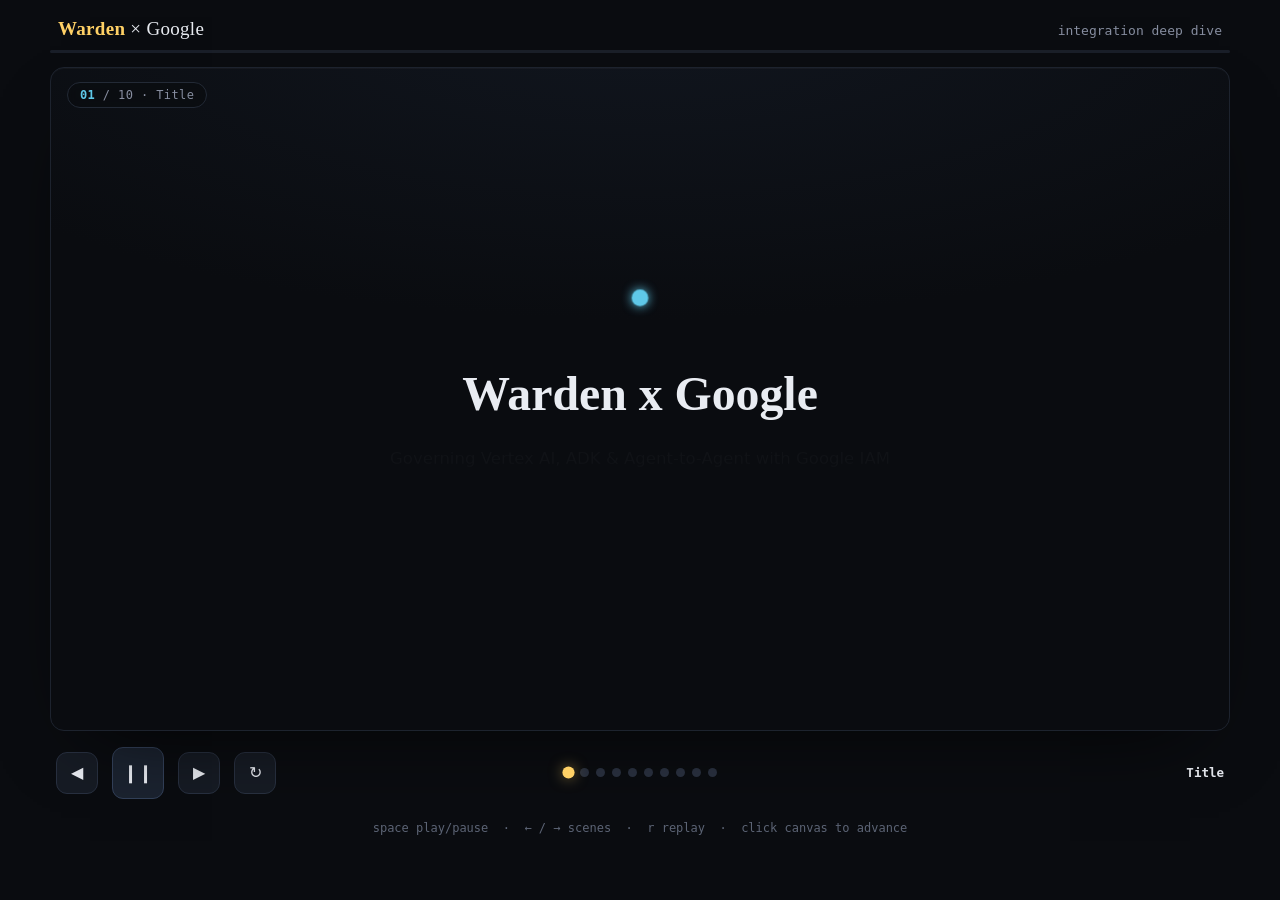
<file: docs/explainers/integration-google.html>
<!doctype html>
<html lang="en">
<head>
<meta charset="utf-8"/>
<meta name="viewport" content="width=device-width, initial-scale=1"/>
<title>Warden x Google - Integration Deep Dive</title>
<style>
  :root{
    --bg:#0a0c10; --panel:#14181f; --ink:#e9ecf2; --muted:#878ea0;
    --blue:#5ec8e8; --gold:#ffd166; --green:#6ee7a8; --red:#ff6f6f;
    --amber:#f5a623; --purple:#b79cf6; --teal:#52d6c0; --line:#39414f;
    --sans:-apple-system,BlinkMacSystemFont,"Segoe UI",Roboto,Inter,system-ui,sans-serif;
    --mono:ui-monospace,"SF Mono",SFMono-Regular,Menlo,Consolas,monospace;
    --display:"Iowan Old Style",Georgia,"Times New Roman",serif;
  }
  *{box-sizing:border-box}
  html,body{margin:0;height:100%}
  body{background:var(--bg); color:var(--ink); font-family:var(--sans);
    display:flex; flex-direction:column; align-items:center; min-height:100%; -webkit-font-smoothing:antialiased;}
  .topbar{width:100%; max-width:1180px; display:flex; align-items:baseline; justify-content:space-between; padding:18px 8px 10px; gap:12px;}
  .brand{font-family:var(--display); font-size:19px; letter-spacing:.3px}
  .brand b{color:var(--gold); font-weight:600}
  .tagline{color:var(--muted); font-size:13px; font-family:var(--mono)}
  .progress{width:100%; max-width:1180px; height:3px; background:#1a1f29; border-radius:3px; overflow:hidden}
  .progress > i{display:block; height:100%; width:0; background:linear-gradient(90deg,var(--blue),var(--gold)); transition:width .4s ease}
  .stage{position:relative; width:min(100%, calc((100vh - 210px) * 16 / 9)); max-width:1180px; aspect-ratio:16/9; margin:14px 0 8px;
    border:1px solid #1d232e; border-radius:14px; overflow:hidden;
    background:radial-gradient(120% 80% at 50% -10%, #11161f 0%, var(--bg) 60%), radial-gradient(circle at 1px 1px, rgba(255,255,255,.035) 1px, transparent 0);
    background-size:auto, 26px 26px; box-shadow:0 30px 80px -40px rgba(0,0,0,.9), inset 0 1px 0 rgba(255,255,255,.03); cursor:pointer; user-select:none;}
  svg#viz{position:absolute; inset:0; width:100%; height:100%; display:block}
  #viz text{font-family:var(--sans); fill:var(--ink)}
  #viz text.mono{font-family:var(--mono)}
  #viz text.disp{font-family:var(--display)}
  #scene *{transform-box:fill-box; transform-origin:center}
  .chip{position:absolute; top:14px; left:16px; font-family:var(--mono); font-size:12px; color:var(--muted); letter-spacing:.4px;
    background:rgba(10,12,16,.6); border:1px solid #232a36; border-radius:999px; padding:5px 12px; backdrop-filter:blur(4px);}
  .chip b{color:var(--blue)}
  .cap{position:absolute; left:0; right:0; bottom:0; padding:20px 7% 24px; font-size:clamp(13px,1.6vw,20px); line-height:1.5; text-align:center;
    background:linear-gradient(0deg, rgba(7,9,12,.95) 32%, rgba(7,9,12,0)); min-height:80px; transition:opacity .45s ease; opacity:0;}
  .cap b{color:var(--ink); font-weight:600}
  .cap code{font-family:var(--mono); font-size:.92em; color:var(--blue); background:rgba(94,200,232,.1); padding:1px 6px; border-radius:5px}
  .cap .g{color:var(--gold)} .cap .b{color:var(--blue)} .cap .gr{color:var(--green)}
  .cap .r{color:var(--red)} .cap .p{color:var(--purple)} .cap .am{color:var(--amber)} .cap .t{color:var(--teal)}
  .controls{width:100%; max-width:1180px; display:flex; align-items:center; gap:14px; padding:8px 6px 22px; flex-wrap:wrap;}
  .btn{appearance:none; background:#161b24; color:var(--ink); border:1px solid #283040; width:42px; height:42px; border-radius:11px; font-size:16px; cursor:pointer; display:grid; place-items:center; transition:.15s;}
  .btn:hover{background:#1d2533; border-color:#3a455a}
  .btn.play{width:52px; height:52px; font-size:18px; background:#1b2330; border-color:#33415a}
  .dots{display:flex; gap:7px; flex:1; flex-wrap:wrap; align-items:center; justify-content:center}
  .dot{width:9px; height:9px; border-radius:50%; background:#2a3140; cursor:pointer; transition:.2s; border:none; padding:0}
  .dot:hover{background:#46506a}
  .dot.on{background:var(--gold); transform:scale(1.35); box-shadow:0 0 10px rgba(255,209,102,.5)}
  .scenelabel{font-family:var(--mono); font-size:12.5px; color:var(--muted); min-width:220px; text-align:right}
  .scenelabel b{color:var(--ink)}
  .hint{width:100%; max-width:1180px; text-align:center; color:#5c6475; font-size:12px; font-family:var(--mono); padding-bottom:30px}
  @media (max-width:640px){ .scenelabel{display:none} .tagline{display:none} body{justify-content:center} .topbar{padding:14px 12px 8px} .brand{font-size:17px} .controls{justify-content:center; gap:10px; padding:12px 8px 18px} .dots{flex-basis:100%; order:5; margin-top:2px; gap:6px} .hint{display:none} }
  @media (orientation:landscape) and (max-height:540px){ body{justify-content:flex-start} .topbar{padding:6px 16px 2px} .brand{font-size:15px} .tagline,.scenelabel,.progress,.hint,.dots{display:none} .stage{width:min(100%, calc((100dvh - 84px) * 16 / 9)); max-width:none; margin:4px 0 2px} .controls{justify-content:center; gap:8px; padding:4px 8px 6px} .btn{width:34px; height:34px; font-size:15px} .btn.play{width:40px; height:40px; font-size:16px} }
</style>
</head>
<body>
  <div class="topbar">
    <div class="brand"><b>Warden</b> &times; Google</div>
    <div class="tagline">integration deep dive</div>
  </div>
  <div class="progress"><i id="bar"></i></div>
  <div class="stage" id="stage" title="click to advance">
    <svg id="viz" viewBox="0 0 1280 720" preserveAspectRatio="xMidYMid meet">
      <defs>
        <marker id="ah" markerWidth="11" markerHeight="11" refX="8.5" refY="5" orient="auto" markerUnits="userSpaceOnUse">
          <path d="M0,0 L10,5 L0,10 Z" fill="context-stroke"/>
        </marker>
        <filter id="glow" x="-60%" y="-60%" width="220%" height="220%">
          <feGaussianBlur stdDeviation="6" result="b"/><feMerge><feMergeNode in="b"/><feMergeNode in="SourceGraphic"/></feMerge>
        </filter>
      </defs>
      <g id="scene"></g>
    </svg>
    <div class="chip" id="chip"></div>
    <div class="cap" id="cap"></div>
  </div>
  <div class="controls">
    <button class="btn" id="prev" title="previous (&larr;)">&#9664;</button>
    <button class="btn play" id="play" title="play / pause (space)">&#10073;&#10073;</button>
    <button class="btn" id="next" title="next (&rarr;)">&#9654;</button>
    <button class="btn" id="replay" title="replay scene (r)">&#8635;</button>
    <div class="dots" id="dots"></div>
    <div class="scenelabel" id="slabel"></div>
  </div>
  <div class="hint">space play/pause &nbsp;&middot;&nbsp; &larr; / &rarr; scenes &nbsp;&middot;&nbsp; r replay &nbsp;&middot;&nbsp; click canvas to advance</div>

<script>
const NS="http://www.w3.org/2000/svg";
const stage=document.getElementById("scene");
const capEl=document.getElementById("cap");
const chipEl=document.getElementById("chip");
function S(tag,attrs={},kids=[]){
  const n=document.createElementNS(NS,tag);
  for(const k in attrs){ if(k==="text") n.textContent=attrs[k]; else n.setAttribute(k,attrs[k]); }
  (Array.isArray(kids)?kids:[kids]).forEach(c=>c&&n.appendChild(c));
  return n;
}
const wait=ms=>new Promise(r=>setTimeout(r,ms));
function anim(node,frames,opts={}){
  const a=node.animate(frames,Object.assign({fill:"both",easing:"cubic-bezier(.42,0,.2,1)"},opts));
  return a.finished.catch(()=>{});
}
function fadeIn(node,{dur=600,delay=0,dy=14,dx=0}={}){
  return anim(node,[{opacity:0,transform:`translate(${dx}px,${dy}px)`},{opacity:1,transform:"translate(0,0)"}],{duration:dur,delay});
}
function pop(node,{dur=460,delay=0}={}){
  return anim(node,[{opacity:0,transform:"scale(.7)"},{opacity:1,transform:"scale(1)"}],{duration:dur,delay,easing:"cubic-bezier(.3,1.5,.5,1)"});
}
function drawOn(path,{dur=850,delay=0,ease="ease-in-out"}={}){
  const L=path.getTotalLength(); path.style.strokeDasharray=L; path.style.strokeDashoffset=L;
  return anim(path,[{strokeDashoffset:L},{strokeDashoffset:0}],{duration:dur,delay,easing:ease});
}
function pulse(node,{scale=1.16,dur=900}={}){ return node.animate([{transform:"scale(1)"},{transform:`scale(${scale})`},{transform:"scale(1)"}],{duration:dur,easing:"ease-in-out"}); }
function T(x,y,str,{size=18,fill="var(--ink)",anchor="middle",cls="",weight=400,baseline="middle",ls=0}={}){
  const t=S("text",{x,y,"text-anchor":anchor,"dominant-baseline":baseline,"font-size":size,"font-weight":weight,fill,class:cls,text:str});
  if(ls)t.setAttribute("letter-spacing",ls); return t;
}
function box(cx,cy,w,h,label,{stroke="var(--blue)",fill="var(--panel)",text="var(--ink)",sub,rx=11,size=16}={}){
  const g=S("g");
  g.appendChild(S("rect",{x:cx-w/2,y:cy-h/2,width:w,height:h,rx,fill,stroke,"stroke-width":1.6}));
  g.appendChild(T(cx,sub?cy-8:cy,label,{size,fill:text,cls:"mono"}));
  if(sub) g.appendChild(T(cx,cy+13,sub,{size:11,fill:"var(--muted)",cls:"mono"}));
  g._c={cx,cy,w,h}; return g;
}
function chip(cx,cy,label,{sub,color="var(--blue)",w=300,h=52}={}){
  const g=S("g");
  g.appendChild(S("rect",{x:cx-w/2,y:cy-h/2,width:w,height:h,rx:h/2,fill:"#11161d",stroke:color,"stroke-width":1.5}));
  g.appendChild(T(cx,sub?cy-8:cy,label,{size:14,cls:"mono",fill:color,weight:600}));
  if(sub) g.appendChild(T(cx,cy+11,sub,{size:10.5,fill:"var(--muted)",cls:"mono"}));
  g._c={cx,cy,w,h}; return g;
}
function link(p1,p2,{color="var(--line)",width:wd=2,dash=false,arrow=true}={}){
  const p=S("path",{d:`M ${p1[0]} ${p1[1]} L ${p2[0]} ${p2[1]}`,stroke:color,"stroke-width":wd,fill:"none","stroke-linecap":"round"});
  if(arrow)p.setAttribute("marker-end","url(#ah)");
  if(dash)p.setAttribute("stroke-dasharray","7 7");
  return p;
}
const rightOf=g=>[g._c.cx+g._c.w/2, g._c.cy];
const leftOf =g=>[g._c.cx-g._c.w/2, g._c.cy];
const topOf  =g=>[g._c.cx, g._c.cy-g._c.h/2];
const botOf  =g=>[g._c.cx, g._c.cy+g._c.h/2];
function setCap(html){ capEl.innerHTML=html; capEl.style.opacity = html? 1 : 0; }
function clearStage(){ while(stage.firstChild) stage.removeChild(stage.firstChild); }
function head(g,kicker,title,accent="var(--blue)"){
  const k=T(92,102,kicker,{size:13,cls:"mono",fill:accent,anchor:"start",weight:700,ls:3});
  const h=T(92,150,title,{size:27,cls:"disp",fill:"var(--ink)",anchor:"start",weight:600});
  g.appendChild(k); g.appendChild(h); fadeIn(k,{dy:8,dur:400}); fadeIn(h,{dy:12,dur:600,delay:80});
  return h;
}
async function rows(g,items,{x=112,y0=232,step=80,live}){
  for(const it of items){
    const grp=S("g");
    grp.appendChild(S("circle",{cx:x,cy:y0,r:4.5,fill:it.c||"var(--blue)"}));
    grp.appendChild(T(x+22,y0-4,it.h,{size:18,anchor:"start",fill:"var(--ink)",weight:600}));
    if(it.s) grp.appendChild(T(x+22,y0+18,it.s,{size:13.5,anchor:"start",fill:"var(--muted)"}));
    g.appendChild(grp); fadeIn(grp,{dx:-12,dy:0,dur:380});
    y0+=step; await wait(280); if(!live())return;
  }
}
async function claimMap(g,rows,live,{accent="var(--blue)",platform="Google"}={}){
  g.appendChild(T(200,190,"Warden claim",{size:13,cls:"mono",fill:"var(--muted)",anchor:"start"}));
  g.appendChild(T(560,190,platform+" native concept",{size:13,cls:"mono",fill:accent,anchor:"start"}));
  let y=235;
  for(const [claim,native] of rows){
    const grp=S("g");
    grp.appendChild(S("rect",{x:180,y:y-22,width:150,height:40,rx:9,fill:"#1d1808",stroke:"var(--gold)","stroke-width":1.3}));
    grp.appendChild(T(255,y-2,claim,{size:14,cls:"mono",fill:"var(--gold)"}));
    grp.appendChild(T(360,y-2,"->",{size:15,cls:"mono",fill:"var(--muted)"}));
    grp.appendChild(T(410,y-2,native,{size:13.5,cls:"mono",fill:accent,anchor:"start"}));
    g.appendChild(grp); fadeIn(grp,{dx:-10,dy:0,dur:340}); y+=62; await wait(240); if(!live())return;
  }
}

/* ===================================================================== */
const scenes=[];
const SC=(title,hold,play)=>scenes.push({title,hold,play});
const ACCENT="var(--blue)";  // Google

// 0 -- Title -------------------------------------------------------------
SC("Title",2800,async({g,cap,live})=>{
  const dot=S("circle",{cx:640,cy:250,r:9,fill:ACCENT,filter:"url(#glow)"}); g.appendChild(dot);
  dot.animate([{opacity:.4},{opacity:1},{opacity:.4}],{duration:2600,iterations:Infinity,easing:"ease-in-out"});
  pop(dot,{dur:700});
  const w=T(640,360,"Warden  x  Google",{size:52,cls:"disp",fill:"var(--ink)",weight:600}); g.appendChild(w);
  await fadeIn(w,{dur:900,delay:300,dy:18}); if(!live())return;
  const s=T(640,418,"Governing Vertex AI, ADK & Agent-to-Agent with Google IAM",{size:18,fill:"var(--muted)"}); g.appendChild(s);
  await fadeIn(s,{dy:8});
  cap(`Google IAM governs <b>access</b>. Warden adds the human hold and the tamper-evident record that ties every action to a named principal.`);
});

// 1 -- Where Warden sits -------------------------------------------------
SC("Where Warden sits",3200,async({g,cap,live})=>{
  head(g,"TOPOLOGY","MCP proxy for ADK / Agent Engine agents.",ACCENT);
  const agent=box(320,360,190,74,"ADK / Agent Engine",{stroke:ACCENT,size:13,sub:"the agent"});
  const W=box(640,360,190,90,"WARDEN",{stroke:"var(--gold)",size:17,sub:"MCP proxy + A2A guard"}); W.querySelector("rect").setAttribute("fill","#0f1219");
  const tools=box(960,360,190,74,"tool servers",{stroke:"var(--teal)",size:13,sub:"MCP + A2A skills"});
  g.appendChild(agent); g.appendChild(W); g.appendChild(tools);
  const l1=link(rightOf(agent),leftOf(W),{color:"#3a4150"}); const l2=link(rightOf(W),leftOf(tools),{color:"var(--teal)"});
  g.appendChild(l1); g.appendChild(l2);
  await Promise.all([pop(agent),pop(W,{delay:150}),pop(tools,{delay:300}),drawOn(l1,{dur:400,delay:400}),drawOn(l2,{dur:400,delay:500})]); if(!live())return;
  cap(`Warden sits between an ADK or Agent-Engine agent and its tool servers -- and, for inter-agent calls, alongside the <b>A2A</b> path. One guard for both boundaries.`);
});

// 2 -- What mints the token ---------------------------------------------
SC("What mints the token",3200,async({g,cap,live})=>{
  head(g,"IDENTITY","Google IAM mints the token.",ACCENT);
  const chain=[
    box(250,330,210,72,"IAM end-user",{stroke:"var(--gold)",fill:"#1d1808",sub:"OIDC sub = accountable"}),
    box(560,330,220,72,"service account",{stroke:ACCENT,sub:"workload identity"}),
    box(890,330,180,72,"the agent",{stroke:"var(--blue)",sub:"leaf actor"}),
  ];
  for(let i=0;i<chain.length;i++){ g.appendChild(chain[i]); await pop(chain[i],{dur:340});
    if(i<chain.length-1){ const ln=link(rightOf(chain[i]),leftOf(chain[i+1]),{color:"#3a4150"}); g.appendChild(ln); await drawOn(ln,{dur:280}); } if(!live())return; }
  const g2=box(560,470,420,54,"Warden verifies via Google's JWKS -- OIDC discovery",{stroke:ACCENT,size:13}); g.appendChild(g2);
  await pop(g2,{dur:500});
  cap(`The agent uses a <b>service account or workload identity</b>; the accountable human rides in the OIDC subject, or the domain-wide-delegation subject. Standard Google IAM -- Warden just verifies it.`);
});

// 3 -- Claim mapping -----------------------------------------------------
SC("Claim mapping",3400,async({g,cap,live})=>{
  head(g,"THE MAPPING","IAM concepts become Warden claims.",ACCENT);
  await claimMap(g,[
    ["sub","IAM end-user (OIDC sub)"],
    ["act","user -> service account -> agent"],
    ["roles","IAM roles / Google Groups"],
    ["attrs","IAM condition attributes, org / folder"],
    ["rel","IAM resource bindings / Zanzibar relations"],
    ["scope","function declarations / MCP tools bound"],
  ],live,{accent:ACCENT}); if(!live())return;
  cap(`Each Google IAM concept maps onto Warden's six claims -- and Google's own relationship model, Zanzibar, is a natural source for the <code>rel</code> tuples.`);
});

// 4 -- IAM conditions -> when clauses -----------------------------------
SC("IAM conditions map to ABAC",3200,async({g,cap,live})=>{
  head(g,"NATURAL FIT","IAM conditions become Warden 'when' clauses.",ACCENT);
  const iam=box(340,320,380,120,"",{stroke:ACCENT}); g.appendChild(iam); await pop(iam); if(!live())return;
  g.appendChild(T(340,280,"IAM condition expression",{size:14,cls:"mono",fill:ACCENT}));
  g.appendChild(T(185,315,'request.time < ...',{size:13,cls:"mono",fill:"var(--ink)",anchor:"start"}));
  g.appendChild(T(185,342,'resource.region == "eu"',{size:13,cls:"mono",fill:"var(--ink)",anchor:"start"}));
  const arrow=link(rightOf(iam),[720,320],{color:"var(--gold)",width:2.4}); g.appendChild(arrow); await drawOn(arrow,{dur:500}); if(!live())return;
  const w=box(940,320,380,120,"",{stroke:"var(--gold)"}); g.appendChild(w); await pop(w); if(!live())return;
  g.appendChild(T(940,280,"Warden when clause (ABAC)",{size:14,cls:"mono",fill:"var(--gold)"}));
  g.appendChild(T(775,315,'env:hour  op=lt',{size:13,cls:"mono",fill:"var(--ink)",anchor:"start"}));
  g.appendChild(T(775,342,'subject:region  eq  "eu"',{size:13,cls:"mono",fill:"var(--ink)",anchor:"start"}));
  cap(`Google leans hard on IAM <b>condition expressions</b> -- and they map almost line-for-line onto Warden's attribute-based <code>when</code> clauses. The policy you already write, enforced at the action boundary.`);
});

// 5 -- A2A act-chain extension ------------------------------------------
SC("A2A extends the chain",3400,async({g,cap,live})=>{
  head(g,"AGENT-TO-AGENT","Every hand-off adds a link -- recorded.",ACCENT);
  const a=box(250,330,150,70,"agent A",{stroke:ACCENT});
  const W=box(560,330,180,84,"WARDEN",{stroke:"var(--gold)",size:16,sub:"A2A enforcement"});
  const b=box(880,330,150,70,"agent B",{stroke:ACCENT});
  g.appendChild(a); g.appendChild(W); g.appendChild(b);
  const l1=link(rightOf(a),leftOf(W),{color:"#3a4150"}); const l2=link(rightOf(W),leftOf(b),{color:"#3a4150"});
  g.appendChild(l1); g.appendChild(l2);
  await Promise.all([pop(a),pop(W,{delay:120}),pop(b,{delay:240}),drawOn(l1,{dur:350}),drawOn(l2,{dur:350})]); if(!live())return;
  const c1=T(250,420,"act: [human, A]",{size:13,cls:"mono",fill:"var(--muted)"});
  const c2=T(880,420,"act: [human, A, B]",{size:13,cls:"mono",fill:"var(--gold)"});
  g.appendChild(c1); g.appendChild(c2); await Promise.all([fadeIn(c1,{dy:6}),fadeIn(c2,{dy:6,delay:200})]); if(!live())return;
  g.appendChild(T(640,480,"agent card capabilities -> scope",{size:13,cls:"mono",fill:ACCENT}));
  cap(`In A2A, an agent card's capabilities map to <code>scope</code>, and each hand-off <b>extends the act-chain by one hop.</b> Warden is the enforcement point on the skill invocation -- recording every inter-agent delegation.`);
});

// 6 -- What Warden adds --------------------------------------------------
SC("What Warden adds",3000,async({g,cap,live})=>{
  head(g,"THE ADDITION","IAM governs access. Warden governs the action.",ACCENT);
  await rows(g,[
    {h:"Human pre-authorization holds.",s:"A synchronous stop for high-risk actions -- IAM has no equivalent.",c:"var(--amber)"},
    {h:"A tamper-evident per-action record.",s:"Every tool call tied back to a named IAM principal, hash-chained.",c:"var(--gold)"},
    {h:"The cross-agent accountability chain.",s:"Who delegated to whom, across every A2A hop.",c:ACCENT},
  ],{live,x:112,y0:250,step:96}); if(!live())return;
  cap(`Google's IAM decides <i>who may</i>. Warden proves <b>who did</b> -- adds the human brake and the black-box record that access control alone never produces.`);
});

// 7 -- The adapter + no forged authority --------------------------------
SC("The adapter never signs",3000,async({g,cap,live})=>{
  head(g,"TRUST","The adapter shapes claims. Google IAM signs.",ACCENT);
  const ad=box(300,330,220,80,"identity adapter",{stroke:ACCENT,sub:"untrusted client code"});
  g.appendChild(ad); await pop(ad); if(!live())return;
  const iss=box(700,270,240,70,"Google IAM issuer",{stroke:"var(--teal)",sub:"the only signer"});
  const W=box(1020,270,150,70,"WARDEN",{stroke:"var(--gold)",size:15,sub:"verifies via JWKS"});
  g.appendChild(iss); g.appendChild(W);
  const ask=link(rightOf(ad),leftOf(iss),{color:"var(--teal)",dash:true}); const ver=link(rightOf(iss),leftOf(W),{color:"var(--gold)"});
  g.appendChild(ask); g.appendChild(ver);
  await Promise.all([pop(iss),pop(W,{delay:150}),drawOn(ask,{dur:400}),drawOn(ver,{dur:400,delay:200})]); if(!live())return;
  const key=T(300,430,"never holds its own signing key",{size:14,cls:"mono",fill:"var(--red)"}); g.appendChild(key); fadeIn(key,{dy:8});
  cap(`The adapter orchestrates Google's native workload-identity exchange -- it <b>never signs authority itself.</b> Google IAM stays the signer; Warden verifies against Google's JWKS.`);
});

// 8 -- Deployment --------------------------------------------------------
SC("Deployment",3000,async({g,cap,live})=>{
  head(g,"DEPLOY","GKE / Agent Engine, workload-identity native.",ACCENT);
  await rows(g,[
    {h:"Sidecar on GKE or Agent Engine.",s:"Pod service-account -> workload-identity token; one Warden per agent.",c:ACCENT},
    {h:"Evidence -> Cloud Logging / Chronicle.",s:"Decisions emitted as OCSF; traces as OpenTelemetry.",c:"var(--blue)"},
    {h:"Anchors -> GCS (immutable).",s:"Rollback-proof audit checkpoints in object storage.",c:"var(--green)"},
  ],{live,x:112,y0:250,step:96}); if(!live())return;
  cap(`It plugs into Google-native plumbing -- workload identity for the token, Chronicle for the evidence -- with no change to your Vertex or ADK setup.`);
});

// 9 -- Close -------------------------------------------------------------
SC("Close",3800,async({g,cap,live})=>{
  const w=T(640,300,"Warden  x  Google",{size:44,cls:"disp",fill:"var(--ink)",weight:600}); g.appendChild(w);
  await fadeIn(w,{dy:16,dur:900}); if(!live())return;
  const s=T(640,360,"The accountability record IAM alone can't give you.",{size:20,cls:"disp",fill:ACCENT}); g.appendChild(s);
  await fadeIn(s,{dy:10}); if(!live())return;
  const t=T(640,430,"IAM conditions -> when clauses  -  A2A act-chain  -  named human per action",{size:14,cls:"mono",fill:"var(--muted)"}); g.appendChild(t);
  await fadeIn(t,{dy:8});
});

/* ===================================================================== */
const RUN={token:0, playing:true, i:0, finished:false};
const bar=document.getElementById("bar");
const dotsEl=document.getElementById("dots");
const slabel=document.getElementById("slabel");
const playBtn=document.getElementById("play");
scenes.forEach((s,i)=>{ const d=document.createElement("button"); d.className="dot"; d.title=s.title; d.onclick=()=>go(i); dotsEl.appendChild(d); s._dot=d; });
function chrome(i){
  bar.style.width=((i)/(scenes.length-1)*100)+"%";
  chipEl.innerHTML=`<b>${String(i+1).padStart(2,"0")}</b> / ${scenes.length} &middot; ${scenes[i].title}`;
  slabel.innerHTML=`<b>${scenes[i].title}</b>`;
  scenes.forEach((s,j)=>s._dot.classList.toggle("on",j===i));
}
function setPlayIcon(){ playBtn.innerHTML = RUN.playing ? "&#10073;&#10073;" : "&#9654;"; }
async function go(i){
  i=Math.max(0,Math.min(scenes.length-1,i));
  const t=++RUN.token; RUN.i=i; RUN.finished=false;
  clearStage(); setCap(""); chrome(i);
  const live=()=>t===RUN.token; const cap=html=>{ if(live()) setCap(html); };
  try{ await scenes[i].play({g:stage,cap,live}); }catch(e){ console.warn(e); }
  if(!live()) return;
  RUN.finished=true;
  if(RUN.playing){ await wait(scenes[i].hold||1600); if(live() && RUN.playing){ if(i<scenes.length-1) go(i+1); else { RUN.playing=false; setPlayIcon(); } } }
}
function setPlaying(p){ RUN.playing=p; setPlayIcon(); if(p && RUN.finished){ if(RUN.i<scenes.length-1) go(RUN.i+1); else go(RUN.i); } }
document.getElementById("next").onclick=()=>go(RUN.i+1);
document.getElementById("prev").onclick=()=>go(RUN.i-1);
document.getElementById("replay").onclick=()=>go(RUN.i);
playBtn.onclick=()=>setPlaying(!RUN.playing);
document.getElementById("stage").onclick=()=>go(RUN.i+1);
document.addEventListener("keydown",e=>{
  if(e.key===" "){e.preventDefault(); setPlaying(!RUN.playing);}
  else if(e.key==="ArrowRight") go(RUN.i+1);
  else if(e.key==="ArrowLeft") go(RUN.i-1);
  else if(e.key==="r"||e.key==="R") go(RUN.i);
  else if(e.key==="Home") go(0);
});
setPlayIcon(); go(0);
</script>
</body>
</html>
</file>
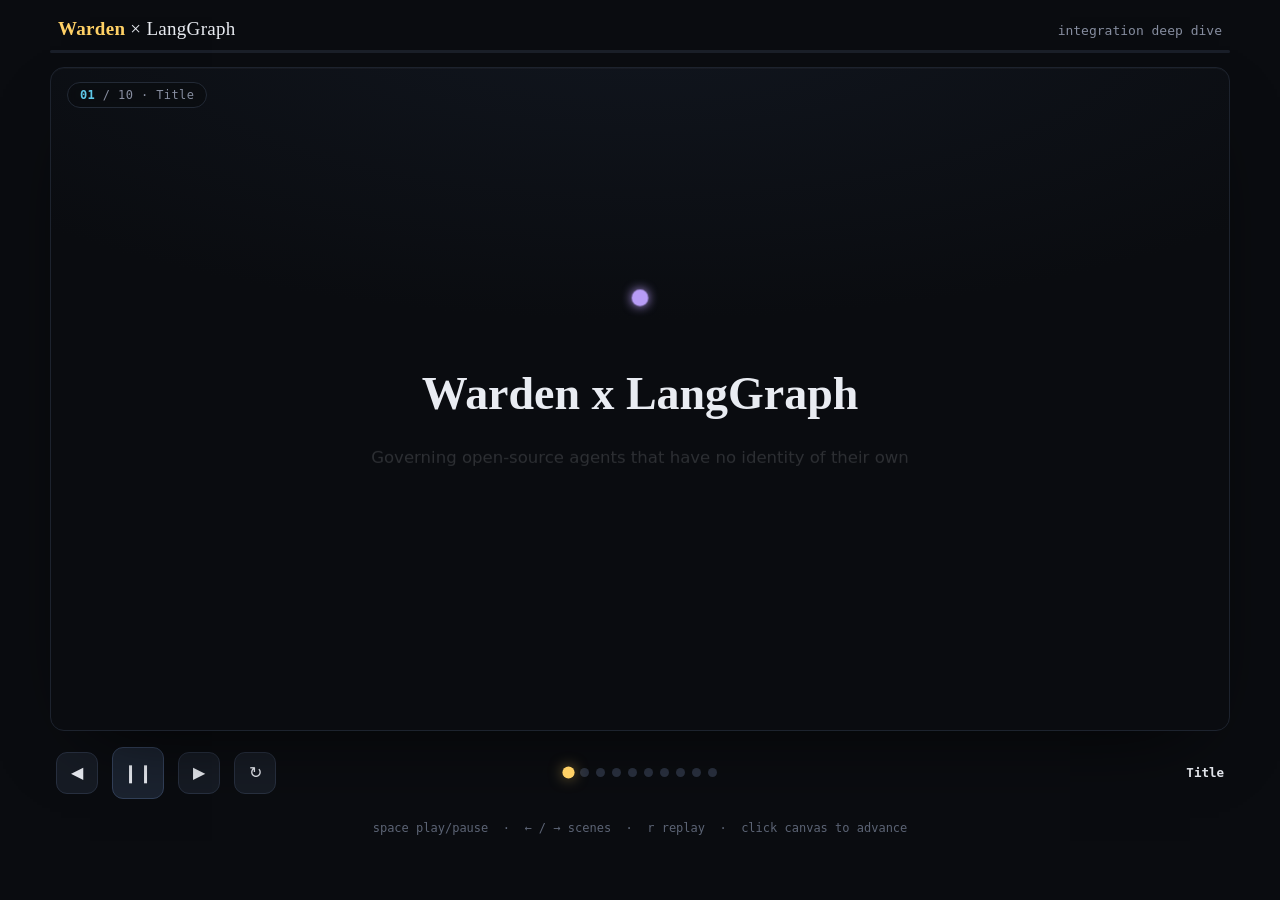
<file: docs/explainers/integration-langgraph.html>
<!doctype html>
<html lang="en">
<head>
<meta charset="utf-8"/>
<meta name="viewport" content="width=device-width, initial-scale=1"/>
<title>Warden x LangGraph - Integration Deep Dive</title>
<style>
  :root{
    --bg:#0a0c10; --panel:#14181f; --ink:#e9ecf2; --muted:#878ea0;
    --blue:#5ec8e8; --gold:#ffd166; --green:#6ee7a8; --red:#ff6f6f;
    --amber:#f5a623; --purple:#b79cf6; --teal:#52d6c0; --line:#39414f;
    --sans:-apple-system,BlinkMacSystemFont,"Segoe UI",Roboto,Inter,system-ui,sans-serif;
    --mono:ui-monospace,"SF Mono",SFMono-Regular,Menlo,Consolas,monospace;
    --display:"Iowan Old Style",Georgia,"Times New Roman",serif;
  }
  *{box-sizing:border-box}
  html,body{margin:0;height:100%}
  body{background:var(--bg); color:var(--ink); font-family:var(--sans);
    display:flex; flex-direction:column; align-items:center; min-height:100%; -webkit-font-smoothing:antialiased;}
  .topbar{width:100%; max-width:1180px; display:flex; align-items:baseline; justify-content:space-between; padding:18px 8px 10px; gap:12px;}
  .brand{font-family:var(--display); font-size:19px; letter-spacing:.3px}
  .brand b{color:var(--gold); font-weight:600}
  .tagline{color:var(--muted); font-size:13px; font-family:var(--mono)}
  .progress{width:100%; max-width:1180px; height:3px; background:#1a1f29; border-radius:3px; overflow:hidden}
  .progress > i{display:block; height:100%; width:0; background:linear-gradient(90deg,var(--purple),var(--gold)); transition:width .4s ease}
  .stage{position:relative; width:min(100%, calc((100vh - 210px) * 16 / 9)); max-width:1180px; aspect-ratio:16/9; margin:14px 0 8px;
    border:1px solid #1d232e; border-radius:14px; overflow:hidden;
    background:radial-gradient(120% 80% at 50% -10%, #11161f 0%, var(--bg) 60%), radial-gradient(circle at 1px 1px, rgba(255,255,255,.035) 1px, transparent 0);
    background-size:auto, 26px 26px; box-shadow:0 30px 80px -40px rgba(0,0,0,.9), inset 0 1px 0 rgba(255,255,255,.03); cursor:pointer; user-select:none;}
  svg#viz{position:absolute; inset:0; width:100%; height:100%; display:block}
  #viz text{font-family:var(--sans); fill:var(--ink)}
  #viz text.mono{font-family:var(--mono)}
  #viz text.disp{font-family:var(--display)}
  #scene *{transform-box:fill-box; transform-origin:center}
  .chip{position:absolute; top:14px; left:16px; font-family:var(--mono); font-size:12px; color:var(--muted); letter-spacing:.4px;
    background:rgba(10,12,16,.6); border:1px solid #232a36; border-radius:999px; padding:5px 12px; backdrop-filter:blur(4px);}
  .chip b{color:var(--blue)}
  .cap{position:absolute; left:0; right:0; bottom:0; padding:20px 7% 24px; font-size:clamp(13px,1.6vw,20px); line-height:1.5; text-align:center;
    background:linear-gradient(0deg, rgba(7,9,12,.95) 32%, rgba(7,9,12,0)); min-height:80px; transition:opacity .45s ease; opacity:0;}
  .cap b{color:var(--ink); font-weight:600}
  .cap code{font-family:var(--mono); font-size:.92em; color:var(--blue); background:rgba(94,200,232,.1); padding:1px 6px; border-radius:5px}
  .cap .g{color:var(--gold)} .cap .b{color:var(--blue)} .cap .gr{color:var(--green)}
  .cap .r{color:var(--red)} .cap .p{color:var(--purple)} .cap .am{color:var(--amber)} .cap .t{color:var(--teal)}
  .controls{width:100%; max-width:1180px; display:flex; align-items:center; gap:14px; padding:8px 6px 22px; flex-wrap:wrap;}
  .btn{appearance:none; background:#161b24; color:var(--ink); border:1px solid #283040; width:42px; height:42px; border-radius:11px; font-size:16px; cursor:pointer; display:grid; place-items:center; transition:.15s;}
  .btn:hover{background:#1d2533; border-color:#3a455a}
  .btn.play{width:52px; height:52px; font-size:18px; background:#1b2330; border-color:#33415a}
  .dots{display:flex; gap:7px; flex:1; flex-wrap:wrap; align-items:center; justify-content:center}
  .dot{width:9px; height:9px; border-radius:50%; background:#2a3140; cursor:pointer; transition:.2s; border:none; padding:0}
  .dot:hover{background:#46506a}
  .dot.on{background:var(--gold); transform:scale(1.35); box-shadow:0 0 10px rgba(255,209,102,.5)}
  .scenelabel{font-family:var(--mono); font-size:12.5px; color:var(--muted); min-width:220px; text-align:right}
  .scenelabel b{color:var(--ink)}
  .hint{width:100%; max-width:1180px; text-align:center; color:#5c6475; font-size:12px; font-family:var(--mono); padding-bottom:30px}
  @media (max-width:640px){ .scenelabel{display:none} .tagline{display:none} body{justify-content:center} .topbar{padding:14px 12px 8px} .brand{font-size:17px} .controls{justify-content:center; gap:10px; padding:12px 8px 18px} .dots{flex-basis:100%; order:5; margin-top:2px; gap:6px} .hint{display:none} }
  @media (orientation:landscape) and (max-height:540px){ body{justify-content:flex-start} .topbar{padding:6px 16px 2px} .brand{font-size:15px} .tagline,.scenelabel,.progress,.hint,.dots{display:none} .stage{width:min(100%, calc((100dvh - 84px) * 16 / 9)); max-width:none; margin:4px 0 2px} .controls{justify-content:center; gap:8px; padding:4px 8px 6px} .btn{width:34px; height:34px; font-size:15px} .btn.play{width:40px; height:40px; font-size:16px} }
</style>
</head>
<body>
  <div class="topbar">
    <div class="brand"><b>Warden</b> &times; LangGraph</div>
    <div class="tagline">integration deep dive</div>
  </div>
  <div class="progress"><i id="bar"></i></div>
  <div class="stage" id="stage" title="click to advance">
    <svg id="viz" viewBox="0 0 1280 720" preserveAspectRatio="xMidYMid meet">
      <defs>
        <marker id="ah" markerWidth="11" markerHeight="11" refX="8.5" refY="5" orient="auto" markerUnits="userSpaceOnUse">
          <path d="M0,0 L10,5 L0,10 Z" fill="context-stroke"/>
        </marker>
        <filter id="glow" x="-60%" y="-60%" width="220%" height="220%">
          <feGaussianBlur stdDeviation="6" result="b"/><feMerge><feMergeNode in="b"/><feMergeNode in="SourceGraphic"/></feMerge>
        </filter>
      </defs>
      <g id="scene"></g>
    </svg>
    <div class="chip" id="chip"></div>
    <div class="cap" id="cap"></div>
  </div>
  <div class="controls">
    <button class="btn" id="prev" title="previous (&larr;)">&#9664;</button>
    <button class="btn play" id="play" title="play / pause (space)">&#10073;&#10073;</button>
    <button class="btn" id="next" title="next (&rarr;)">&#9654;</button>
    <button class="btn" id="replay" title="replay scene (r)">&#8635;</button>
    <div class="dots" id="dots"></div>
    <div class="scenelabel" id="slabel"></div>
  </div>
  <div class="hint">space play/pause &nbsp;&middot;&nbsp; &larr; / &rarr; scenes &nbsp;&middot;&nbsp; r replay &nbsp;&middot;&nbsp; click canvas to advance</div>

<script>
const NS="http://www.w3.org/2000/svg";
const stage=document.getElementById("scene");
const capEl=document.getElementById("cap");
const chipEl=document.getElementById("chip");
function S(tag,attrs={},kids=[]){
  const n=document.createElementNS(NS,tag);
  for(const k in attrs){ if(k==="text") n.textContent=attrs[k]; else n.setAttribute(k,attrs[k]); }
  (Array.isArray(kids)?kids:[kids]).forEach(c=>c&&n.appendChild(c));
  return n;
}
const wait=ms=>new Promise(r=>setTimeout(r,ms));
function anim(node,frames,opts={}){
  const a=node.animate(frames,Object.assign({fill:"both",easing:"cubic-bezier(.42,0,.2,1)"},opts));
  return a.finished.catch(()=>{});
}
function fadeIn(node,{dur=600,delay=0,dy=14,dx=0}={}){
  return anim(node,[{opacity:0,transform:`translate(${dx}px,${dy}px)`},{opacity:1,transform:"translate(0,0)"}],{duration:dur,delay});
}
function pop(node,{dur=460,delay=0}={}){
  return anim(node,[{opacity:0,transform:"scale(.7)"},{opacity:1,transform:"scale(1)"}],{duration:dur,delay,easing:"cubic-bezier(.3,1.5,.5,1)"});
}
function drawOn(path,{dur=850,delay=0,ease="ease-in-out"}={}){
  const L=path.getTotalLength(); path.style.strokeDasharray=L; path.style.strokeDashoffset=L;
  return anim(path,[{strokeDashoffset:L},{strokeDashoffset:0}],{duration:dur,delay,easing:ease});
}
function pulse(node,{scale=1.16,dur=900}={}){ return node.animate([{transform:"scale(1)"},{transform:`scale(${scale})`},{transform:"scale(1)"}],{duration:dur,easing:"ease-in-out"}); }
function T(x,y,str,{size=18,fill="var(--ink)",anchor="middle",cls="",weight=400,baseline="middle",ls=0}={}){
  const t=S("text",{x,y,"text-anchor":anchor,"dominant-baseline":baseline,"font-size":size,"font-weight":weight,fill,class:cls,text:str});
  if(ls)t.setAttribute("letter-spacing",ls); return t;
}
function box(cx,cy,w,h,label,{stroke="var(--blue)",fill="var(--panel)",text="var(--ink)",sub,rx=11,size=16}={}){
  const g=S("g");
  g.appendChild(S("rect",{x:cx-w/2,y:cy-h/2,width:w,height:h,rx,fill,stroke,"stroke-width":1.6}));
  g.appendChild(T(cx,sub?cy-8:cy,label,{size,fill:text,cls:"mono"}));
  if(sub) g.appendChild(T(cx,cy+13,sub,{size:11,fill:"var(--muted)",cls:"mono"}));
  g._c={cx,cy,w,h}; return g;
}
function chip(cx,cy,label,{sub,color="var(--blue)",w=300,h=52}={}){
  const g=S("g");
  g.appendChild(S("rect",{x:cx-w/2,y:cy-h/2,width:w,height:h,rx:h/2,fill:"#11161d",stroke:color,"stroke-width":1.5}));
  g.appendChild(T(cx,sub?cy-8:cy,label,{size:14,cls:"mono",fill:color,weight:600}));
  if(sub) g.appendChild(T(cx,cy+11,sub,{size:10.5,fill:"var(--muted)",cls:"mono"}));
  g._c={cx,cy,w,h}; return g;
}
function link(p1,p2,{color="var(--line)",width:wd=2,dash=false,arrow=true}={}){
  const p=S("path",{d:`M ${p1[0]} ${p1[1]} L ${p2[0]} ${p2[1]}`,stroke:color,"stroke-width":wd,fill:"none","stroke-linecap":"round"});
  if(arrow)p.setAttribute("marker-end","url(#ah)");
  if(dash)p.setAttribute("stroke-dasharray","7 7");
  return p;
}
const rightOf=g=>[g._c.cx+g._c.w/2, g._c.cy];
const leftOf =g=>[g._c.cx-g._c.w/2, g._c.cy];
const topOf  =g=>[g._c.cx, g._c.cy-g._c.h/2];
const botOf  =g=>[g._c.cx, g._c.cy+g._c.h/2];
function setCap(html){ capEl.innerHTML=html; capEl.style.opacity = html? 1 : 0; }
function clearStage(){ while(stage.firstChild) stage.removeChild(stage.firstChild); }
function head(g,kicker,title,accent="var(--blue)"){
  const k=T(92,102,kicker,{size:13,cls:"mono",fill:accent,anchor:"start",weight:700,ls:3});
  const h=T(92,150,title,{size:27,cls:"disp",fill:"var(--ink)",anchor:"start",weight:600});
  g.appendChild(k); g.appendChild(h); fadeIn(k,{dy:8,dur:400}); fadeIn(h,{dy:12,dur:600,delay:80});
  return h;
}
async function rows(g,items,{x=112,y0=232,step=80,live}){
  for(const it of items){
    const grp=S("g");
    grp.appendChild(S("circle",{cx:x,cy:y0,r:4.5,fill:it.c||"var(--blue)"}));
    grp.appendChild(T(x+22,y0-4,it.h,{size:18,anchor:"start",fill:"var(--ink)",weight:600}));
    if(it.s) grp.appendChild(T(x+22,y0+18,it.s,{size:13.5,anchor:"start",fill:"var(--muted)"}));
    g.appendChild(grp); fadeIn(grp,{dx:-12,dy:0,dur:380});
    y0+=step; await wait(280); if(!live())return;
  }
}

/* ===================================================================== */
const scenes=[];
const SC=(title,hold,play)=>scenes.push({title,hold,play});
const ACCENT="var(--purple)";  // LangGraph

// 0 -- Title -------------------------------------------------------------
SC("Title",2800,async({g,cap,live})=>{
  const dot=S("circle",{cx:640,cy:250,r:9,fill:ACCENT,filter:"url(#glow)"}); g.appendChild(dot);
  dot.animate([{opacity:.4},{opacity:1},{opacity:.4}],{duration:2600,iterations:Infinity,easing:"ease-in-out"});
  pop(dot,{dur:700});
  const w=T(640,360,"Warden  x  LangGraph",{size:50,cls:"disp",fill:"var(--ink)",weight:600}); g.appendChild(w);
  await fadeIn(w,{dur:900,delay:300,dy:18}); if(!live())return;
  const s=T(640,418,"Governing open-source agents that have no identity of their own",{size:18,fill:"var(--muted)"}); g.appendChild(s);
  await fadeIn(s,{dy:8});
  cap(`Frameworks are the largest slice of agents in the wild -- and the trickiest to govern, because they don't issue identity. Here's how Warden does it.`);
});

// 1 -- The gap -----------------------------------------------------------
SC("The gap",3000,async({g,cap,live})=>{
  head(g,"THE PROBLEM","A LangGraph app has no 'sub' of its own.",ACCENT);
  const app=box(500,340,320,110,"LangGraph app",{stroke:ACCENT,size:18,sub:"orchestration, not identity"});
  g.appendChild(app); await pop(app); if(!live())return;
  const q=T(880,340,"who is accountable?",{size:20,cls:"disp",fill:"var(--gold)"}); g.appendChild(q);
  const ln=link(rightOf(app),[760,340],{color:"var(--gold)",width:2}); g.appendChild(ln); drawOn(ln,{dur:400}); await fadeIn(q,{dx:10,dy:0}); if(!live())return;
  cap(`LangGraph, CrewAI, AutoGen -- these are orchestration frameworks. They route tool calls, but they have <b>no token issuer</b> of their own. So there's no named human to anchor accountability to. Yet.`);
});

// 2 -- Two adapters compose ---------------------------------------------
SC("Two adapters compose",3400,async({g,cap,live})=>{
  head(g,"THE SHAPE","Orchestration adapter x identity adapter.",ACCENT);
  const orch=box(400,320,330,140,"orchestration adapter",{stroke:ACCENT,sub:"routes tool calls through Warden"});
  g.appendChild(orch); await pop(orch); if(!live())return;
  g.appendChild(T(400,378,"attaches the token, no code change",{size:12.5,fill:"var(--muted)"}));
  const plus=T(650,320,"x",{size:40,cls:"disp",fill:"var(--ink)"}); g.appendChild(plus); pop(plus);
  const ident=box(900,320,330,140,"identity adapter",{stroke:"var(--gold)",sub:"mints the token from the host"});
  g.appendChild(ident); await pop(ident); if(!live())return;
  g.appendChild(T(900,378,"OIDC on-prem / STS on AWS",{size:12.5,fill:"var(--muted)"}));
  cap(`So it's a <b>composition</b>, not one adapter. An orchestration shim routes LangGraph's tool calls through Warden -- and it pairs with an identity adapter that mints the token from whatever cloud the app runs on.`);
});

// 3 -- Where it sits (concrete) -----------------------------------------
SC("Where it sits",3400,async({g,cap,live})=>{
  head(g,"CONCRETE WIRING","langchain-mcp-adapters launches Warden.",ACCENT);
  const agent=box(280,340,220,74,"create_react_agent",{stroke:ACCENT,size:13,sub:"your LangGraph app"});
  const mcp=box(620,340,200,74,"MultiServerMCPClient",{stroke:"var(--blue)",size:12,sub:"launches warden proxy"});
  const W=box(950,340,200,90,"warden proxy",{stroke:"var(--gold)",size:15,sub:"spawns the tool server"}); W.querySelector("rect").setAttribute("fill","#0f1219");
  g.appendChild(agent); g.appendChild(mcp); g.appendChild(W);
  const l1=link(rightOf(agent),leftOf(mcp),{color:"#3a4150"}); const l2=link(rightOf(mcp),leftOf(W),{color:"#3a4150"});
  g.appendChild(l1); g.appendChild(l2);
  await Promise.all([pop(agent),pop(mcp,{delay:150}),pop(W,{delay:300}),drawOn(l1,{dur:400,delay:400}),drawOn(l2,{dur:400,delay:500})]); if(!live())return;
  g.appendChild(T(640,470,'"warden": { "command": "warden", "args": ["proxy", "--upstream", "..."] }',{size:12.5,cls:"mono",fill:"var(--muted)"}));
  cap(`In practice you change one thing: the MCP client config. <code>MultiServerMCPClient</code> launches <code>warden proxy</code> as the MCP server, and Warden spawns your real tool server behind it. Your agent code is untouched.`);
});

// 4 -- Policy in action --------------------------------------------------
SC("Policy in action",3400,async({g,cap,live})=>{
  head(g,"THE EXAMPLE","Three tools, three decisions.",ACCENT);
  const W=box(640,240,190,74,"WARDEN",{stroke:"var(--gold)",size:16,sub:"warden.policy.toml"}); g.appendChild(W); await pop(W); if(!live())return;
  const outs=[
    ["read_records","ALLOW","var(--green)",320],
    ["create_ticket","HOLD (approval)","var(--amber)",640],
    ["delete_database","DENY","var(--red)",960],
  ];
  for(const [l,v,c,x] of outs){ const b=box(x,410,250,72,l,{stroke:c,size:15,sub:v}); g.appendChild(b);
    const p=link(botOf(W),[x,375],{color:c,width:1.8}); g.appendChild(p); drawOn(p,{dur:350}); pop(b,{dur:380}); await wait(260); if(!live())return; }
  cap(`Straight from the working example: <span class="gr">read_records</span> is allowed, <span class="am">create_ticket</span> is held for a human, and <span class="r">delete_database</span> is denied outright. Policy as code, enforced on every LangGraph tool call.`);
});

// 5 -- Where the sub comes from -----------------------------------------
SC("Where the sub comes from",3200,async({g,cap,live})=>{
  head(g,"COMPOSITION","Same app, different identity adapter.",ACCENT);
  const app=box(640,250,240,70,"same LangGraph app",{stroke:ACCENT,size:14}); g.appendChild(app); await pop(app); if(!live())return;
  const onprem=box(370,420,300,84,"on-prem",{stroke:"var(--blue)",size:15,sub:"your OIDC IdP mints the token"});
  const aws=box(910,420,300,84,"on AWS",{stroke:"var(--teal)",size:15,sub:"IRSA -> STS mints the token"});
  g.appendChild(onprem); g.appendChild(aws);
  const l1=link(botOf(app),topOf(onprem),{color:"var(--blue)"}); const l2=link(botOf(app),topOf(aws),{color:"var(--teal)"});
  g.appendChild(l1); g.appendChild(l2);
  await Promise.all([pop(onprem),pop(aws,{delay:150}),drawOn(l1,{dur:400}),drawOn(l2,{dur:400,delay:150})]); if(!live())return;
  cap(`The <code>sub</code> comes from the host. Run the app on-prem, and your OIDC provider mints the token. Run it on AWS, and STS does. <b>The orchestration shim doesn't change</b> -- only the identity adapter it composes with.`);
});

// 6 -- No forged authority ----------------------------------------------
SC("The adapter never signs",3200,async({g,cap,live})=>{
  head(g,"TRUST","Client code, on the side Warden polices.",ACCENT);
  const ad=box(320,330,240,80,"orchestration adapter",{stroke:ACCENT,sub:"untrusted client code"});
  g.appendChild(ad); await pop(ad); if(!live())return;
  const key=chip(320,460,"own signing key?",{color:"var(--red)",w:220,h:46}); g.appendChild(key);
  const bar=S("line",{x1:245,y1:460,x2:395,y2:460,stroke:"var(--red)","stroke-width":5,"stroke-linecap":"round"}); g.appendChild(bar);
  await Promise.all([pop(key),pop(bar,{dur:300})]); g.appendChild(T(320,460,"never",{size:16,cls:"mono",fill:"var(--red)"})); if(!live())return;
  const iss=box(780,300,220,70,"host issuer",{stroke:"var(--gold)",sub:"OIDC / STS signs"});
  const W=box(1080,300,150,70,"WARDEN",{stroke:"var(--gold)",size:15,sub:"verifies"});
  g.appendChild(iss); g.appendChild(W);
  const ask=link(rightOf(ad),leftOf(iss),{color:"var(--gold)",dash:true}); const ver=link(rightOf(iss),leftOf(W),{color:"var(--gold)"});
  g.appendChild(ask); g.appendChild(ver);
  await Promise.all([pop(iss),pop(W,{delay:150}),drawOn(ask,{dur:400}),drawOn(ver,{dur:400,delay:200})]); if(!live())return;
  cap(`This matters most for frameworks: the shim runs <b>inside the agent host</b> -- the side Warden exists to police. So it never signs. It orchestrates the host's native exchange; the issuer signs; Warden verifies.`);
});

// 7 -- Deployment --------------------------------------------------------
SC("Deployment",3000,async({g,cap,live})=>{
  head(g,"DEPLOY","Same code, on-prem or on a cloud.",ACCENT);
  await rows(g,[
    {h:"On-prem: sidecar + your OIDC IdP.",s:"Keycloak / Okta / Entra mints the token; audit -> WORM volume.",c:"var(--blue)"},
    {h:"On AWS: sidecar on EKS + IRSA -> STS.",s:"Evidence -> Security Lake (OCSF); anchors -> S3 Object Lock.",c:"var(--teal)"},
    {h:"The LangGraph app is identical.",s:"Only the identity adapter and MCP client config differ.",c:ACCENT},
  ],{live,x:112,y0:250,step:96}); if(!live())return;
  cap(`Two ready-made variants -- on-prem and AWS -- run the <b>exact same</b> LangGraph agent. Portability is the whole point of treating the token as the only interface.`);
});

// 8 -- Payoff ------------------------------------------------------------
SC("What you get",3000,async({g,cap,live})=>{
  head(g,"THE PAYOFF","Bounded, accountable open-source agents.",ACCENT);
  await rows(g,[
    {h:"Zero agent code change.",s:"Drop warden proxy into the MCP client config -- done.",c:"var(--green)"},
    {h:"Every tool call bounded and recorded.",s:"Allow / block / hold, tied to a named human from the host IdP.",c:"var(--gold)"},
    {h:"The same governance as the big clouds.",s:"A LangGraph agent gets the identical control plane and audit standard.",c:ACCENT},
  ],{live,x:112,y0:250,step:96}); if(!live())return;
  cap(`The framework your team already loves -- now with a named human behind every action, holds on the risky ones, and a tamper-evident record. No rewrite.`);
});

// 9 -- Close -------------------------------------------------------------
SC("Close",3800,async({g,cap,live})=>{
  const w=T(640,300,"Warden  x  LangGraph",{size:42,cls:"disp",fill:"var(--ink)",weight:600}); g.appendChild(w);
  await fadeIn(w,{dy:16,dur:900}); if(!live())return;
  const s=T(640,360,"Accountable open-source agents. Zero agent code change.",{size:19,cls:"disp",fill:ACCENT}); g.appendChild(s);
  await fadeIn(s,{dy:10}); if(!live())return;
  const t=T(640,430,"orchestration shim  x  identity adapter  ->  a named human per tool call",{size:14,cls:"mono",fill:"var(--muted)"}); g.appendChild(t);
  await fadeIn(t,{dy:8});
});

/* ===================================================================== */
const RUN={token:0, playing:true, i:0, finished:false};
const bar=document.getElementById("bar");
const dotsEl=document.getElementById("dots");
const slabel=document.getElementById("slabel");
const playBtn=document.getElementById("play");
scenes.forEach((s,i)=>{ const d=document.createElement("button"); d.className="dot"; d.title=s.title; d.onclick=()=>go(i); dotsEl.appendChild(d); s._dot=d; });
function chrome(i){
  bar.style.width=((i)/(scenes.length-1)*100)+"%";
  chipEl.innerHTML=`<b>${String(i+1).padStart(2,"0")}</b> / ${scenes.length} &middot; ${scenes[i].title}`;
  slabel.innerHTML=`<b>${scenes[i].title}</b>`;
  scenes.forEach((s,j)=>s._dot.classList.toggle("on",j===i));
}
function setPlayIcon(){ playBtn.innerHTML = RUN.playing ? "&#10073;&#10073;" : "&#9654;"; }
async function go(i){
  i=Math.max(0,Math.min(scenes.length-1,i));
  const t=++RUN.token; RUN.i=i; RUN.finished=false;
  clearStage(); setCap(""); chrome(i);
  const live=()=>t===RUN.token; const cap=html=>{ if(live()) setCap(html); };
  try{ await scenes[i].play({g:stage,cap,live}); }catch(e){ console.warn(e); }
  if(!live()) return;
  RUN.finished=true;
  if(RUN.playing){ await wait(scenes[i].hold||1600); if(live() && RUN.playing){ if(i<scenes.length-1) go(i+1); else { RUN.playing=false; setPlayIcon(); } } }
}
function setPlaying(p){ RUN.playing=p; setPlayIcon(); if(p && RUN.finished){ if(RUN.i<scenes.length-1) go(RUN.i+1); else go(RUN.i); } }
document.getElementById("next").onclick=()=>go(RUN.i+1);
document.getElementById("prev").onclick=()=>go(RUN.i-1);
document.getElementById("replay").onclick=()=>go(RUN.i);
playBtn.onclick=()=>setPlaying(!RUN.playing);
document.getElementById("stage").onclick=()=>go(RUN.i+1);
document.addEventListener("keydown",e=>{
  if(e.key===" "){e.preventDefault(); setPlaying(!RUN.playing);}
  else if(e.key==="ArrowRight") go(RUN.i+1);
  else if(e.key==="ArrowLeft") go(RUN.i-1);
  else if(e.key==="r"||e.key==="R") go(RUN.i);
  else if(e.key==="Home") go(0);
});
setPlayIcon(); go(0);
</script>
</body>
</html>
</file>
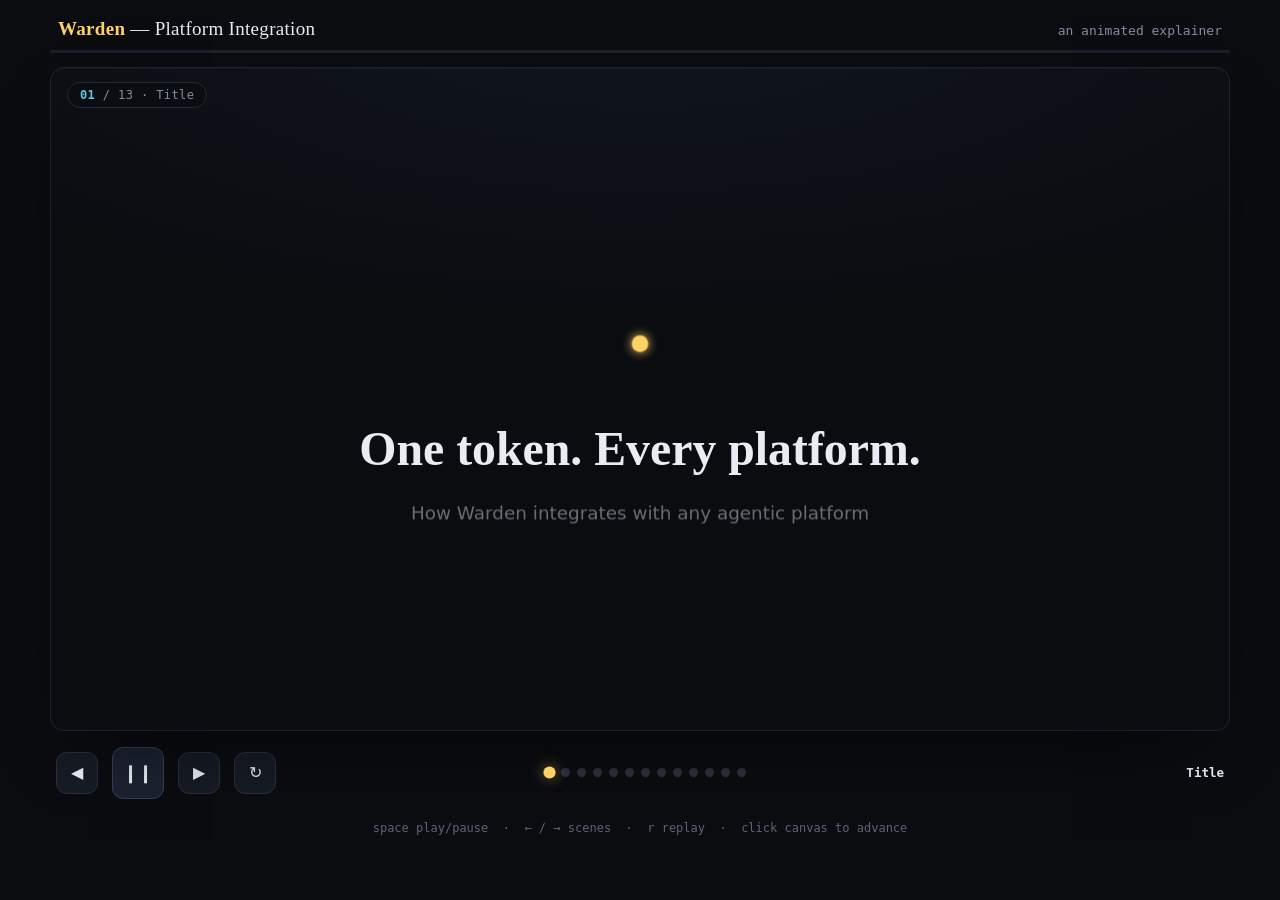
<file: docs/explainers/platform-integration.html>
<!doctype html>
<html lang="en">
<head>
<meta charset="utf-8"/>
<meta name="viewport" content="width=device-width, initial-scale=1"/>
<title>Warden - Platform Integration - an animated explainer</title>
<style>
  :root{
    --bg:#0a0c10; --panel:#14181f; --ink:#e9ecf2; --muted:#878ea0;
    --blue:#5ec8e8; --gold:#ffd166; --green:#6ee7a8; --red:#ff6f6f;
    --amber:#f5a623; --purple:#b79cf6; --teal:#52d6c0; --line:#39414f;
    --sans:-apple-system,BlinkMacSystemFont,"Segoe UI",Roboto,Inter,system-ui,sans-serif;
    --mono:ui-monospace,"SF Mono",SFMono-Regular,Menlo,Consolas,monospace;
    --display:"Iowan Old Style",Georgia,"Times New Roman",serif;
  }
  *{box-sizing:border-box}
  html,body{margin:0;height:100%}
  body{background:var(--bg); color:var(--ink); font-family:var(--sans);
    display:flex; flex-direction:column; align-items:center; min-height:100%; -webkit-font-smoothing:antialiased;}
  .topbar{width:100%; max-width:1180px; display:flex; align-items:baseline; justify-content:space-between; padding:18px 8px 10px; gap:12px;}
  .brand{font-family:var(--display); font-size:19px; letter-spacing:.3px}
  .brand b{color:var(--gold); font-weight:600}
  .tagline{color:var(--muted); font-size:13px; font-family:var(--mono)}
  .progress{width:100%; max-width:1180px; height:3px; background:#1a1f29; border-radius:3px; overflow:hidden}
  .progress > i{display:block; height:100%; width:0; background:linear-gradient(90deg,var(--blue),var(--gold)); transition:width .4s ease}
  .stage{position:relative; width:min(100%, calc((100vh - 210px) * 16 / 9)); max-width:1180px; aspect-ratio:16/9; margin:14px 0 8px;
    border:1px solid #1d232e; border-radius:14px; overflow:hidden;
    background:radial-gradient(120% 80% at 50% -10%, #11161f 0%, var(--bg) 60%), radial-gradient(circle at 1px 1px, rgba(255,255,255,.035) 1px, transparent 0);
    background-size:auto, 26px 26px; box-shadow:0 30px 80px -40px rgba(0,0,0,.9), inset 0 1px 0 rgba(255,255,255,.03); cursor:pointer; user-select:none;}
  svg#viz{position:absolute; inset:0; width:100%; height:100%; display:block}
  #viz text{font-family:var(--sans); fill:var(--ink)}
  #viz text.mono{font-family:var(--mono)}
  #viz text.disp{font-family:var(--display)}
  #scene *{transform-box:fill-box; transform-origin:center}
  .chip{position:absolute; top:14px; left:16px; font-family:var(--mono); font-size:12px; color:var(--muted); letter-spacing:.4px;
    background:rgba(10,12,16,.6); border:1px solid #232a36; border-radius:999px; padding:5px 12px; backdrop-filter:blur(4px);}
  .chip b{color:var(--blue)}
  .cap{position:absolute; left:0; right:0; bottom:0; padding:22px 7% 26px; font-size:clamp(14px,1.7vw,21px); line-height:1.5; text-align:center;
    background:linear-gradient(0deg, rgba(7,9,12,.94) 30%, rgba(7,9,12,0)); min-height:84px; transition:opacity .45s ease; opacity:0;}
  .cap b{color:var(--ink); font-weight:600}
  .cap code{font-family:var(--mono); font-size:.92em; color:var(--blue); background:rgba(94,200,232,.1); padding:1px 6px; border-radius:5px}
  .cap .g{color:var(--gold)} .cap .b{color:var(--blue)} .cap .gr{color:var(--green)}
  .cap .r{color:var(--red)} .cap .p{color:var(--purple)} .cap .am{color:var(--amber)} .cap .t{color:var(--teal)}
  .controls{width:100%; max-width:1180px; display:flex; align-items:center; gap:14px; padding:8px 6px 22px; flex-wrap:wrap;}
  .btn{appearance:none; background:#161b24; color:var(--ink); border:1px solid #283040; width:42px; height:42px; border-radius:11px; font-size:16px; cursor:pointer; display:grid; place-items:center; transition:.15s;}
  .btn:hover{background:#1d2533; border-color:#3a455a}
  .btn.play{width:52px; height:52px; font-size:18px; background:#1b2330; border-color:#33415a}
  .dots{display:flex; gap:7px; flex:1; flex-wrap:wrap; align-items:center; justify-content:center}
  .dot{width:9px; height:9px; border-radius:50%; background:#2a3140; cursor:pointer; transition:.2s; border:none; padding:0}
  .dot:hover{background:#46506a}
  .dot.on{background:var(--gold); transform:scale(1.35); box-shadow:0 0 10px rgba(255,209,102,.5)}
  .scenelabel{font-family:var(--mono); font-size:12.5px; color:var(--muted); min-width:210px; text-align:right}
  .scenelabel b{color:var(--ink)}
  .hint{width:100%; max-width:1180px; text-align:center; color:#5c6475; font-size:12px; font-family:var(--mono); padding-bottom:30px}
  @media (max-width:640px){ .scenelabel{display:none} .tagline{display:none} body{justify-content:center} .topbar{padding:14px 12px 8px} .brand{font-size:17px} .controls{justify-content:center; gap:10px; padding:12px 8px 18px} .dots{flex-basis:100%; order:5; margin-top:2px; gap:6px} .hint{display:none} }
  @media (orientation:landscape) and (max-height:540px){ body{justify-content:flex-start} .topbar{padding:6px 16px 2px} .brand{font-size:15px} .tagline,.scenelabel,.progress,.hint,.dots{display:none} .stage{width:min(100%, calc((100dvh - 84px) * 16 / 9)); max-width:none; margin:4px 0 2px} .controls{justify-content:center; gap:8px; padding:4px 8px 6px} .btn{width:34px; height:34px; font-size:15px} .btn.play{width:40px; height:40px; font-size:16px} }
</style>
</head>
<body>
  <div class="topbar">
    <div class="brand"><b>Warden</b> &mdash; Platform Integration</div>
    <div class="tagline">an animated explainer</div>
  </div>
  <div class="progress"><i id="bar"></i></div>
  <div class="stage" id="stage" title="click to advance">
    <svg id="viz" viewBox="0 0 1280 720" preserveAspectRatio="xMidYMid meet">
      <defs>
        <marker id="ah" markerWidth="11" markerHeight="11" refX="8.5" refY="5" orient="auto" markerUnits="userSpaceOnUse">
          <path d="M0,0 L10,5 L0,10 Z" fill="context-stroke"/>
        </marker>
        <filter id="glow" x="-60%" y="-60%" width="220%" height="220%">
          <feGaussianBlur stdDeviation="6" result="b"/><feMerge><feMergeNode in="b"/><feMergeNode in="SourceGraphic"/></feMerge>
        </filter>
      </defs>
      <g id="scene"></g>
    </svg>
    <div class="chip" id="chip"></div>
    <div class="cap" id="cap"></div>
  </div>
  <div class="controls">
    <button class="btn" id="prev" title="previous (&larr;)">&#9664;</button>
    <button class="btn play" id="play" title="play / pause (space)">&#10073;&#10073;</button>
    <button class="btn" id="next" title="next (&rarr;)">&#9654;</button>
    <button class="btn" id="replay" title="replay scene (r)">&#8635;</button>
    <div class="dots" id="dots"></div>
    <div class="scenelabel" id="slabel"></div>
  </div>
  <div class="hint">space play/pause &nbsp;&middot;&nbsp; &larr; / &rarr; scenes &nbsp;&middot;&nbsp; r replay &nbsp;&middot;&nbsp; click canvas to advance</div>

<script>
const NS="http://www.w3.org/2000/svg";
const stage=document.getElementById("scene");
const capEl=document.getElementById("cap");
const chipEl=document.getElementById("chip");
function S(tag,attrs={},kids=[]){
  const n=document.createElementNS(NS,tag);
  for(const k in attrs){ if(k==="text") n.textContent=attrs[k]; else n.setAttribute(k,attrs[k]); }
  (Array.isArray(kids)?kids:[kids]).forEach(c=>c&&n.appendChild(c));
  return n;
}
const wait=ms=>new Promise(r=>setTimeout(r,ms));
function anim(node,frames,opts={}){
  const a=node.animate(frames,Object.assign({fill:"both",easing:"cubic-bezier(.42,0,.2,1)"},opts));
  return a.finished.catch(()=>{});
}
function fadeIn(node,{dur=600,delay=0,dy=14,dx=0}={}){
  return anim(node,[{opacity:0,transform:`translate(${dx}px,${dy}px)`},{opacity:1,transform:"translate(0,0)"}],{duration:dur,delay});
}
function pop(node,{dur=460,delay=0}={}){
  return anim(node,[{opacity:0,transform:"scale(.7)"},{opacity:1,transform:"scale(1)"}],{duration:dur,delay,easing:"cubic-bezier(.3,1.5,.5,1)"});
}
function drawOn(path,{dur=850,delay=0,ease="ease-in-out"}={}){
  const L=path.getTotalLength(); path.style.strokeDasharray=L; path.style.strokeDashoffset=L;
  return anim(path,[{strokeDashoffset:L},{strokeDashoffset:0}],{duration:dur,delay,easing:ease});
}
function pulse(node,{scale=1.16,dur=900}={}){ return node.animate([{transform:"scale(1)"},{transform:`scale(${scale})`},{transform:"scale(1)"}],{duration:dur,easing:"ease-in-out"}); }
function T(x,y,str,{size=18,fill="var(--ink)",anchor="middle",cls="",weight=400,baseline="middle",ls=0}={}){
  const t=S("text",{x,y,"text-anchor":anchor,"dominant-baseline":baseline,"font-size":size,"font-weight":weight,fill,class:cls,text:str});
  if(ls)t.setAttribute("letter-spacing",ls); return t;
}
function box(cx,cy,w,h,label,{stroke="var(--blue)",fill="var(--panel)",text="var(--ink)",sub,rx=11,size=16}={}){
  const g=S("g");
  g.appendChild(S("rect",{x:cx-w/2,y:cy-h/2,width:w,height:h,rx,fill,stroke,"stroke-width":1.6}));
  g.appendChild(T(cx,sub?cy-8:cy,label,{size,fill:text,cls:"mono"}));
  if(sub) g.appendChild(T(cx,cy+13,sub,{size:11,fill:"var(--muted)",cls:"mono"}));
  g._c={cx,cy,w,h}; return g;
}
function chip(cx,cy,label,{sub,color="var(--blue)",w=300,h=52}={}){
  const g=S("g");
  g.appendChild(S("rect",{x:cx-w/2,y:cy-h/2,width:w,height:h,rx:h/2,fill:"#11161d",stroke:color,"stroke-width":1.5}));
  g.appendChild(T(cx,sub?cy-8:cy,label,{size:14,cls:"mono",fill:color,weight:600}));
  if(sub) g.appendChild(T(cx,cy+11,sub,{size:10.5,fill:"var(--muted)",cls:"mono"}));
  g._c={cx,cy,w,h}; return g;
}
function link(p1,p2,{color="var(--line)",width:wd=2,dash=false,arrow=true}={}){
  const p=S("path",{d:`M ${p1[0]} ${p1[1]} L ${p2[0]} ${p2[1]}`,stroke:color,"stroke-width":wd,fill:"none","stroke-linecap":"round"});
  if(arrow)p.setAttribute("marker-end","url(#ah)");
  if(dash)p.setAttribute("stroke-dasharray","7 7");
  return p;
}
const rightOf=g=>[g._c.cx+g._c.w/2, g._c.cy];
const leftOf =g=>[g._c.cx-g._c.w/2, g._c.cy];
const topOf  =g=>[g._c.cx, g._c.cy-g._c.h/2];
const botOf  =g=>[g._c.cx, g._c.cy+g._c.h/2];
function setCap(html){ capEl.innerHTML=html; capEl.style.opacity = html? 1 : 0; }
function clearStage(){ while(stage.firstChild) stage.removeChild(stage.firstChild); }
function headline(txt,color="var(--gold)"){ return T(640,68,txt,{size:26,cls:"disp",fill:color,weight:600}); }
// generic "what Warden adds" trio
async function addsTrio(g,cx,topY,live){
  const items=[["human pre-authorization hold","var(--amber)"],["per-run budgets","var(--blue)"],["tamper-evident recorder","var(--green)"]];
  let y=topY;
  for(const [l,c] of items){ const ch=chip(cx,y,l,{color:c,w:300,h:48}); g.appendChild(ch); pop(ch,{dur:300}); y+=66; await wait(220); if(!live())return; }
}

/* ===================================================================== */
const scenes=[];
const SC=(title,hold,play)=>scenes.push({title,hold,play});

// 0 -- Title -------------------------------------------------------------
SC("Title",2600,async({g,cap,live})=>{
  const dot=S("circle",{cx:640,cy:300,r:9,fill:"var(--gold)",filter:"url(#glow)"}); g.appendChild(dot);
  dot.animate([{opacity:.4},{opacity:1},{opacity:.4}],{duration:2600,iterations:Infinity,easing:"ease-in-out"});
  const t1=T(640,420,"One token. Every platform.",{size:52,cls:"disp",fill:"var(--ink)",weight:600}); g.appendChild(t1);
  const t2=T(640,478,"How Warden integrates with any agentic platform",{size:20,fill:"var(--muted)"}); g.appendChild(t2);
  pop(dot,{dur:700});
  await fadeIn(t1,{dur:900,delay:400,dy:18}); if(!live())return;
  await fadeIn(t2,{dur:700});
});

// 1 -- The problem -------------------------------------------------------
SC("The problem",3000,async({g,cap,live})=>{
  const plats=[["Databricks","var(--amber)"],["Google Vertex","var(--blue)"],["AWS AgentCore","var(--teal)"],["LangGraph","var(--purple)"],["OpenAI Agents","var(--green)"],["CrewAI","var(--gold)"]];
  const pos=[[260,180],[640,170],[1020,180],[260,440],[640,450],[1020,440]];
  for(let i=0;i<plats.length;i++){ const [l,c]=plats[i],[x,y]=pos[i]; const b=box(x,y,210,60,l,{stroke:c,sub:"its own identity"}); g.appendChild(b); pop(b,{dur:340,delay:i*90}); }
  await wait(700); if(!live())return;
  cap(`Every agentic platform has its own identity system, its own credentials, its own way of saying who is acting.`);
  await wait(1600); if(!live())return;
  const q=box(640,300,260,70,"one Warden?",{stroke:"var(--gold)",fill:"#0f1219",size:18}); g.appendChild(q);
  await pop(q,{dur:600});
  cap(`So how can a <b>single</b> Warden build sit in front of all of them &mdash; without a custom rewrite per cloud?`);
});

// 2 -- The thesis: token is the interface --------------------------------
SC("The token is the interface",3400,async({g,cap,live})=>{
  g.appendChild(headline("The token is the interface"));
  const agent=box(180,330,180,76,"platform agent",{stroke:"var(--blue)",size:15});
  const warden=box(680,330,210,100,"WARDEN",{stroke:"var(--gold)",size:19}); warden.querySelector("rect").setAttribute("fill","#0f1219");
  const tool=box(1110,330,160,70,"tool server",{stroke:"var(--teal)",size:15});
  g.appendChild(agent); g.appendChild(warden); g.appendChild(tool);
  await Promise.all([pop(agent),pop(warden,{delay:150}),pop(tool,{delay:300})]); if(!live())return;
  // single token line crosses the boundary
  const tok=chip(430,330,"signed token",{sub:"sub - act - roles - attrs - rel - scope",color:"var(--gold)",w:230,h:54}); g.appendChild(tok);
  const l1=link(rightOf(agent),leftOf(tok),{color:"var(--gold)",width:2.2}); const l2=link(rightOf(tok),leftOf(warden),{color:"var(--gold)",width:2.2});
  const l3=link(rightOf(warden),leftOf(tool),{color:"#3a4150"});
  g.appendChild(l1); g.appendChild(l2); g.appendChild(l3);
  await Promise.all([pop(tok),drawOn(l1,{dur:350}),drawOn(l2,{dur:350,delay:150}),drawOn(l3,{dur:350,delay:300})]); if(!live())return;
  cap(`Warden's boundary is exactly <b>one signed token</b> &mdash; the only coupling point between it and any platform.`);
  await wait(1500); if(!live())return;
  const exp=box(180,540,300,72,"JIT relations - role expansion",{stroke:"#4a556b",size:13,sub:"on-behalf-of exchange"}); g.appendChild(exp);
  await pop(exp); if(!live())return;
  const bar=S("line",{x1:330,y1:430,x2:330,y2:480,stroke:"var(--muted)","stroke-width":3,"stroke-dasharray":"4 5","stroke-linecap":"round"}); g.appendChild(bar);
  cap(`Everything expensive &mdash; relationship resolution, role expansion, on-behalf-of exchange &mdash; <span class="b">stays on the platform side,</span> where it already lives.`);
});

// 3 -- Two things to integrate -------------------------------------------
SC("Two things, that's all",3000,async({g,cap,live})=>{
  g.appendChild(headline("To integrate any platform: two things"));
  const c1=box(380,330,360,200,"",{stroke:"var(--blue)"});
  const c2=box(900,330,360,200,"",{stroke:"var(--purple)"});
  g.appendChild(c1); g.appendChild(c2);
  await Promise.all([pop(c1),pop(c2,{delay:200})]); if(!live())return;
  g.appendChild(T(380,270,"1",{size:46,cls:"disp",fill:"var(--blue)"}));
  g.appendChild(T(380,330,"issuer / verifier config",{size:17,cls:"mono",fill:"var(--ink)"}));
  g.appendChild(T(380,366,"trust the platform's JWKS + aud",{size:13,fill:"var(--muted)"}));
  g.appendChild(T(900,270,"2",{size:46,cls:"disp",fill:"var(--purple)"}));
  g.appendChild(T(900,330,"claims-mapping adapter",{size:17,cls:"mono",fill:"var(--ink)"}));
  g.appendChild(T(900,366,"native concepts -> Warden claims",{size:13,fill:"var(--muted)"}));
  await wait(400); if(!live())return;
  cap(`<span class="b">One:</span> trust the platform's token issuer. <span class="p">Two:</span> map its native identity concepts onto Warden's six claims.`);
  await wait(1700); if(!live())return;
  const note=T(640,500,"Warden just verifies + evaluates.  That is the entire contract.",{size:16,cls:"mono",fill:"var(--gold)"});
  g.appendChild(note); await fadeIn(note,{dy:10});
  cap(`That's the whole contract. <b>Warden verifies and evaluates</b> &mdash; which is what keeps one build portable across every cloud.`);
});

// 4 -- The canonical claim mapping ---------------------------------------
SC("Canonical claim mapping",4000,async({g,cap,live})=>{
  g.appendChild(headline("One mapping table, three platforms"));
  const cols=[["Databricks","var(--amber)",460],["Google","var(--blue)",740],["AWS","var(--teal)",1015]];
  cols.forEach(([l,c,x])=>{ const t=T(x,128,l,{size:15,cls:"mono",fill:c,weight:600}); g.appendChild(t); fadeIn(t,{dy:6,dur:300}); });
  g.appendChild(T(175,128,"Warden claim",{size:13,cls:"mono",fill:"var(--muted)",anchor:"start"}));
  const rows=[
    ["sub","UC OBO user","IAM end-user","Cognito / IAM user"],
    ["act","SP -> agent","svc acct -> agent","STS session -> agent"],
    ["roles","UC privileges","IAM roles / Groups","IAM role / Cognito grp"],
    ["attrs","UC tags","IAM conditions","STS session tags"],
    ["rel","UC grants","IAM bindings / Zanzibar","resource IAM / tags"],
    ["scope","UC funcs / MCP","fn decls / MCP","Gateway allow-list"],
  ];
  let y=185;
  for(const [claim,d,gg,a] of rows){
    const row=S("g");
    row.appendChild(S("rect",{x:150,y:y-23,width:60,height:40,rx:8,fill:"#1d1808",stroke:"var(--gold)","stroke-width":1.3}));
    row.appendChild(T(180,y-3,claim,{size:13,cls:"mono",fill:"var(--gold)"}));
    row.appendChild(T(460,y-3,d,{size:12,cls:"mono",fill:"var(--amber)"}));
    row.appendChild(T(740,y-3,gg,{size:12,cls:"mono",fill:"var(--blue)"}));
    row.appendChild(T(1015,y-3,a,{size:12,cls:"mono",fill:"var(--teal)"}));
    g.appendChild(row); fadeIn(row,{dx:0,dy:8,dur:340}); y+=68; await wait(280); if(!live())return;
  }
  cap(`Each platform's native concept maps onto the <b>same six claims.</b> The agent host does the translation; Warden sees one canonical shape.`);
  await wait(1600); if(!live())return;
  const pat=T(640,565,"every platform has: an issuer  +  on-behalf-of  +  attributes  +  MCP",{size:15,cls:"mono",fill:"var(--gold)"});
  g.appendChild(pat); await fadeIn(pat,{dy:10});
  cap(`The recurring pattern: an issuer, an on-behalf-of mechanism, an attribute facility, and &mdash; increasingly &mdash; MCP. Warden consumes all four through the one token.`);
});

// 5 -- Uniform deployment via MCP ----------------------------------------
SC("They all converge on MCP",3000,async({g,cap,live})=>{
  g.appendChild(headline("And they all converge on MCP"));
  const runtime=box(220,330,200,80,"agent runtime",{stroke:"var(--blue)",sub:"Databricks / Vertex / AgentCore"});
  const warden=box(640,330,200,90,"WARDEN",{stroke:"var(--gold)",size:18,sub:"MCP proxy"}); warden.querySelector("rect").setAttribute("fill","#0f1219");
  const tools=box(1060,330,200,80,"tool servers",{stroke:"var(--teal)",sub:"UC funcs / APIs / Lambdas"});
  g.appendChild(runtime); g.appendChild(warden); g.appendChild(tools);
  await Promise.all([pop(runtime),pop(warden,{delay:150}),pop(tools,{delay:300})]); if(!live())return;
  const l1=link(rightOf(runtime),leftOf(warden),{color:"var(--blue)",width:2.2});
  const l2=link(rightOf(warden),leftOf(tools),{color:"var(--teal)",width:2.2});
  g.appendChild(l1); g.appendChild(l2);
  g.appendChild(T(540,310,"MCP",{size:13,cls:"mono",fill:"var(--blue)"}));
  g.appendChild(T(880,310,"MCP",{size:13,cls:"mono",fill:"var(--teal)"}));
  await Promise.all([drawOn(l1,{dur:400}),drawOn(l2,{dur:400,delay:150})]); if(!live())return;
  cap(`All three clouds are converging on <b>MCP as the tool transport</b> &mdash; which is exactly where Warden already sits.`);
  await wait(1500); if(!live())return;
  const idp=box(640,540,260,60,"platform identity mints the token",{stroke:"var(--gold)",size:13}); g.appendChild(idp);
  const up=link(topOf(idp),botOf(warden),{color:"var(--gold)",dash:true}); g.appendChild(up);
  await Promise.all([pop(idp),drawOn(up,{dur:400})]); if(!live())return;
  cap(`So the deployment story is uniform everywhere: Warden is the MCP proxy between the agent runtime and its tools, and the <span class="g">platform's identity system mints the token.</span>`);
});

// 6 -- Databricks --------------------------------------------------------
SC("Databricks",3200,async({g,cap,live})=>{
  g.appendChild(headline("Databricks - Unity Catalog + Mosaic AI","var(--amber)"));
  const chain=box(360,220,420,64,"UC user -> service principal -> agent",{stroke:"var(--amber)",size:14,sub:"on-behalf-of-user: the human is sub"});
  g.appendChild(chain); await pop(chain); if(!live())return;
  cap(`<b>Databricks.</b> The agent runs as a service principal with on-behalf-of-user auth &mdash; the human who triggered it is the accountable <code>sub</code>.`);
  await wait(1400); if(!live())return;
  const uc=box(330,360,300,64,"Unity Catalog",{stroke:"#4a556b",size:14,sub:"governs the DATA layer"}); g.appendChild(uc);
  await pop(uc); if(!live())return;
  g.appendChild(T(330,420,"UC grants -> rel tuples (source, not duplicated)",{size:12.5,cls:"mono",fill:"var(--muted)"}));
  g.appendChild(T(900,200,"Warden adds the ACTION layer",{size:15,cls:"mono",fill:"var(--gold)"}));
  await addsTrio(g,900,260,live); if(!live())return;
  cap(`UC already governs <b>data</b> &mdash; so its grants become the <i>source</i> for <code>rel</code>, never duplicated. Warden adds the <span class="g">action layer</span> UC has no record of: holds, budgets, and a tamper-evident trail for every tool invocation.`);
});

// 7 -- Google ------------------------------------------------------------
SC("Google",3200,async({g,cap,live})=>{
  g.appendChild(headline("Google - Vertex AI / ADK / A2A","var(--blue)"));
  const chain=box(360,210,420,64,"IAM user -> service account -> agent",{stroke:"var(--blue)",size:14,sub:"workload identity; OIDC sub = the human"});
  g.appendChild(chain); await pop(chain); if(!live())return;
  cap(`<b>Google.</b> Identity is Google IAM &mdash; a service account or workload identity, with the accountable human carried in the OIDC <code>sub</code>.`);
  await wait(1300); if(!live())return;
  const cond=chip(330,330,"IAM conditions -> attrs / when",{color:"var(--teal)",w:380,h:50}); g.appendChild(cond);
  await pop(cond); if(!live())return;
  // A2A hop
  const a=box(250,470,130,56,"agent A",{stroke:"var(--blue)",size:13});
  const b=box(560,470,130,56,"agent B",{stroke:"var(--blue)",size:13});
  g.appendChild(a); g.appendChild(b);
  const hop=link(rightOf(a),leftOf(b),{color:"var(--gold)"}); g.appendChild(hop);
  await Promise.all([pop(a),pop(b),drawOn(hop,{dur:400})]); if(!live())return;
  g.appendChild(T(405,512,"A2A: +1 act hop",{size:12,cls:"mono",fill:"var(--gold)"}));
  g.appendChild(T(960,180,"Warden adds",{size:15,cls:"mono",fill:"var(--gold)"}));
  await addsTrio(g,960,240,live); if(!live())return;
  cap(`IAM <b>conditions</b> map cleanly onto Warden's <code>when</code> clauses; an <span class="g">A2A</span> hand-off extends the act-chain by one. Warden adds the pre-authorization hold and the record tying each call back to a named IAM principal.`);
});

// 8 -- AWS AgentCore -----------------------------------------------------
SC("AWS - Bedrock AgentCore",3400,async({g,cap,live})=>{
  g.appendChild(headline("AWS - Bedrock AgentCore (the closest analogue)","var(--teal)"));
  const maps=[
    ["STS AssumeRole session","= the delegation (act)","var(--teal)"],
    ["STS session tags","= native ABAC (attrs)","var(--blue)"],
    ["session policy on AssumeRole","= the narrowing (scope)","var(--purple)"],
  ];
  let y=180;
  for(const [l,s,c] of maps){ const ch=chip(360,y,l,{sub:s,color:c,w:420,h:56}); g.appendChild(ch); pop(ch,{dur:320}); y+=78; await wait(240); if(!live())return; }
  cap(`<b>AWS.</b> The mapping is almost one-to-one: an STS <code>AssumeRole</code> session <i>is</i> the delegation, session tags <i>are</i> ABAC, the session policy <i>is</i> the scope.`);
  await wait(1500); if(!live())return;
  const gw=box(900,200,300,56,"AgentCore Gateway + Identity",{stroke:"#4a556b",size:13,sub:"tool exposure + IAM access"}); g.appendChild(gw);
  await pop(gw); if(!live())return;
  g.appendChild(T(900,280,"Warden = brake + black-box recorder",{size:14,cls:"mono",fill:"var(--gold)"}));
  await addsTrio(g,900,335,live); if(!live())return;
  cap(`AgentCore Gateway exposes tools and IAM does access control. Warden is <b>complementary</b> &mdash; the synchronous brake and the tamper-evident black-box recorder on the action path. <span class="t">Not a Gateway replacement.</span>`);
});

// 9 -- Two kinds of adapter ----------------------------------------------
SC("Adapters compose, not replace",3400,async({g,cap,live})=>{
  g.appendChild(headline("The SDK: two kinds of adapter, composed","var(--purple)"));
  const ident=box(420,300,330,150,"identity adapter",{stroke:"var(--gold)",sub:"Databricks / Google / AWS"});
  g.appendChild(ident); await pop(ident); if(!live())return;
  g.appendChild(T(420,355,"shapes the token from the",{size:12.5,fill:"var(--muted)"}));
  g.appendChild(T(420,375,"platform's native credential",{size:12.5,fill:"var(--muted)"}));
  const orch=box(880,300,330,150,"orchestration adapter",{stroke:"var(--purple)",sub:"LangGraph / OpenAI / CrewAI / ADK"});
  g.appendChild(orch); await pop(orch); if(!live())return;
  g.appendChild(T(880,355,"routes the framework's tool",{size:12.5,fill:"var(--muted)"}));
  g.appendChild(T(880,375,"calls through Warden + attaches token",{size:12,fill:"var(--muted)"}));
  cap(`The integration isn't one adapter times four. It's <b>two kinds</b>: an <span class="g">identity</span> adapter that mints the token, and an <span class="p">orchestration</span> adapter that routes a framework's calls through Warden.`);
  await wait(1700); if(!live())return;
  const plus=T(650,300,"x",{size:40,cls:"disp",fill:"var(--ink)"}); g.appendChild(plus); pop(plus);
  cap(`A LangGraph app has no <code>sub</code> of its own &mdash; so its orchestration shim <b>composes with</b> a cloud identity adapter. The SDK is (shim per framework) x (identity per platform).`);
});

// 10 -- No forged authority ----------------------------------------------
SC("The no-forged-authority rule",3200,async({g,cap,live})=>{
  g.appendChild(headline("An adapter never signs authority","var(--red)"));
  const adapter=box(330,330,210,80,"adapter",{stroke:"var(--red)",sub:"untrusted client code"});
  g.appendChild(adapter); await pop(adapter); if(!live())return;
  cap(`Remember: an adapter runs on the side Warden exists to police. So it is <span class="r">untrusted client code.</span>`);
  await wait(1300); if(!live())return;
  // adapter tries to sign -> blocked
  const key=chip(330,470,"own signing key?",{color:"var(--red)",w:220,h:48}); g.appendChild(key);
  const dn=link(botOf(adapter),topOf(key),{color:"var(--red)"}); g.appendChild(dn);
  await Promise.all([pop(key),drawOn(dn,{dur:300})]); if(!live())return;
  const bar=S("line",{x1:250,y1:470,x2:410,y2:470,stroke:"var(--red)","stroke-width":5,"stroke-linecap":"round"}); g.appendChild(bar); pop(bar);
  const x=T(330,470,"never",{size:18,cls:"mono",fill:"var(--red)"}); g.appendChild(x);
  cap(`If it held its own broad signing key, that key becomes one high-value secret &mdash; and a compromised host could forge any human's authority.`);
  await wait(1600); if(!live())return;
  const issuer=box(760,250,220,70,"platform issuer",{stroke:"var(--gold)",sub:"the only trusted signer"});
  const warden=box(1080,250,150,70,"WARDEN",{stroke:"var(--gold)",size:15});
  g.appendChild(issuer); g.appendChild(warden);
  const ask=link(rightOf(adapter),leftOf(issuer),{color:"var(--gold)",dash:true});
  const ver=link(rightOf(issuer),leftOf(warden),{color:"var(--gold)"});
  g.appendChild(ask); g.appendChild(ver);
  await Promise.all([pop(issuer),pop(warden,{delay:150}),drawOn(ask,{dur:400}),drawOn(ver,{dur:400,delay:200})]); if(!live())return;
  g.appendChild(T(640,228,"shapes claims, asks issuer to sign",{size:11.5,cls:"mono",fill:"var(--muted)"}));
  cap(`So the adapter only <b>orchestrates the platform's native token exchange</b> &mdash; the issuer signs, Warden verifies against its JWKS. Done right, the SDK adds <span class="gr">no new trust surface.</span>`);
});

// 11 -- Agnostic vs per-platform -----------------------------------------
SC("Build once, adapt thinly",3200,async({g,cap,live})=>{
  g.appendChild(headline("Build once vs. thin per-platform adapter"));
  const A=box(380,330,360,250,"",{stroke:"var(--gold)"}); const B=box(900,330,360,250,"",{stroke:"var(--purple)"});
  g.appendChild(A); g.appendChild(B);
  await Promise.all([pop(A),pop(B,{delay:200})]); if(!live())return;
  g.appendChild(T(380,235,"platform-agnostic (build once)",{size:15,cls:"mono",fill:"var(--gold)"}));
  g.appendChild(T(900,235,"per-platform (thin adapter)",{size:15,cls:"mono",fill:"var(--purple)"}));
  const once=["token verification + pipeline","RBAC / ABAC / ReBAC policy","pause / reload revocation","tamper-evident audit chain"];
  const per=["JWKS / issuer config, aud","claims-mapping adapter","token source (OBO / STS / WI)","MCP transport wiring"];
  let y=290;
  for(let i=0;i<once.length;i++){
    const t1=T(380,y,"- "+once[i],{size:13,cls:"mono",fill:"var(--ink)"});
    const t2=T(900,y,"- "+per[i],{size:13,cls:"mono",fill:"var(--ink)"});
    g.appendChild(t1); g.appendChild(t2); fadeIn(t1,{dx:-10,dy:0,dur:300}); fadeIn(t2,{dx:10,dy:0,dur:300,delay:120});
    y+=44; await wait(260); if(!live())return;
  }
  cap(`Everything that carries policy and proof is built <b>once.</b> The only per-platform code is a thin adapter &mdash; <span class="p">pure data mapping, no policy logic.</span>`);
});

// 12 -- Closing ----------------------------------------------------------
SC("The payoff",4000,async({g,cap,live})=>{
  cap(`That is the payoff of treating the token as the sole interface.`);
  const w=T(640,290,"WARDEN",{size:58,cls:"disp",fill:"var(--ink)",weight:600,ls:9}); g.appendChild(w);
  await fadeIn(w,{dy:20,dur:1000}); if(!live())return;
  const sub=T(640,350,"one build, portable across every cloud",{size:19,fill:"var(--gold)"}); g.appendChild(sub);
  await fadeIn(sub,{dy:8}); if(!live())return;
  const line=T(640,460,"the platform mints the token  -  Warden verifies, decides, and records",{size:14.5,cls:"mono",fill:"var(--muted)"});
  g.appendChild(line); await fadeIn(line,{dy:8});
});

/* ===================================================================== */
const RUN={token:0, playing:true, i:0, finished:false};
const bar=document.getElementById("bar");
const dotsEl=document.getElementById("dots");
const slabel=document.getElementById("slabel");
const playBtn=document.getElementById("play");
scenes.forEach((s,i)=>{ const d=document.createElement("button"); d.className="dot"; d.title=s.title; d.onclick=()=>go(i); dotsEl.appendChild(d); s._dot=d; });
function chrome(i){
  bar.style.width=((i)/(scenes.length-1)*100)+"%";
  chipEl.innerHTML=`<b>${String(i+1).padStart(2,"0")}</b> / ${scenes.length} &middot; ${scenes[i].title}`;
  slabel.innerHTML=`<b>${scenes[i].title}</b>`;
  scenes.forEach((s,j)=>s._dot.classList.toggle("on",j===i));
}
function setPlayIcon(){ playBtn.innerHTML = RUN.playing ? "&#10073;&#10073;" : "&#9654;"; }
async function go(i){
  i=Math.max(0,Math.min(scenes.length-1,i));
  const t=++RUN.token; RUN.i=i; RUN.finished=false;
  clearStage(); setCap(""); chrome(i);
  const live=()=>t===RUN.token; const cap=html=>{ if(live()) setCap(html); };
  try{ await scenes[i].play({g:stage,cap,live}); }catch(e){ console.warn(e); }
  if(!live()) return;
  RUN.finished=true;
  if(RUN.playing){ await wait(scenes[i].hold||1600); if(live() && RUN.playing){ if(i<scenes.length-1) go(i+1); else { RUN.playing=false; setPlayIcon(); } } }
}
function setPlaying(p){ RUN.playing=p; setPlayIcon(); if(p && RUN.finished){ if(RUN.i<scenes.length-1) go(RUN.i+1); else go(RUN.i); } }
document.getElementById("next").onclick=()=>go(RUN.i+1);
document.getElementById("prev").onclick=()=>go(RUN.i-1);
document.getElementById("replay").onclick=()=>go(RUN.i);
playBtn.onclick=()=>setPlaying(!RUN.playing);
document.getElementById("stage").onclick=()=>go(RUN.i+1);
document.addEventListener("keydown",e=>{
  if(e.key===" "){e.preventDefault(); setPlaying(!RUN.playing);}
  else if(e.key==="ArrowRight") go(RUN.i+1);
  else if(e.key==="ArrowLeft") go(RUN.i-1);
  else if(e.key==="r"||e.key==="R") go(RUN.i);
  else if(e.key==="Home") go(0);
});
setPlayIcon(); go(0);
</script>
</body>
</html>
</file>
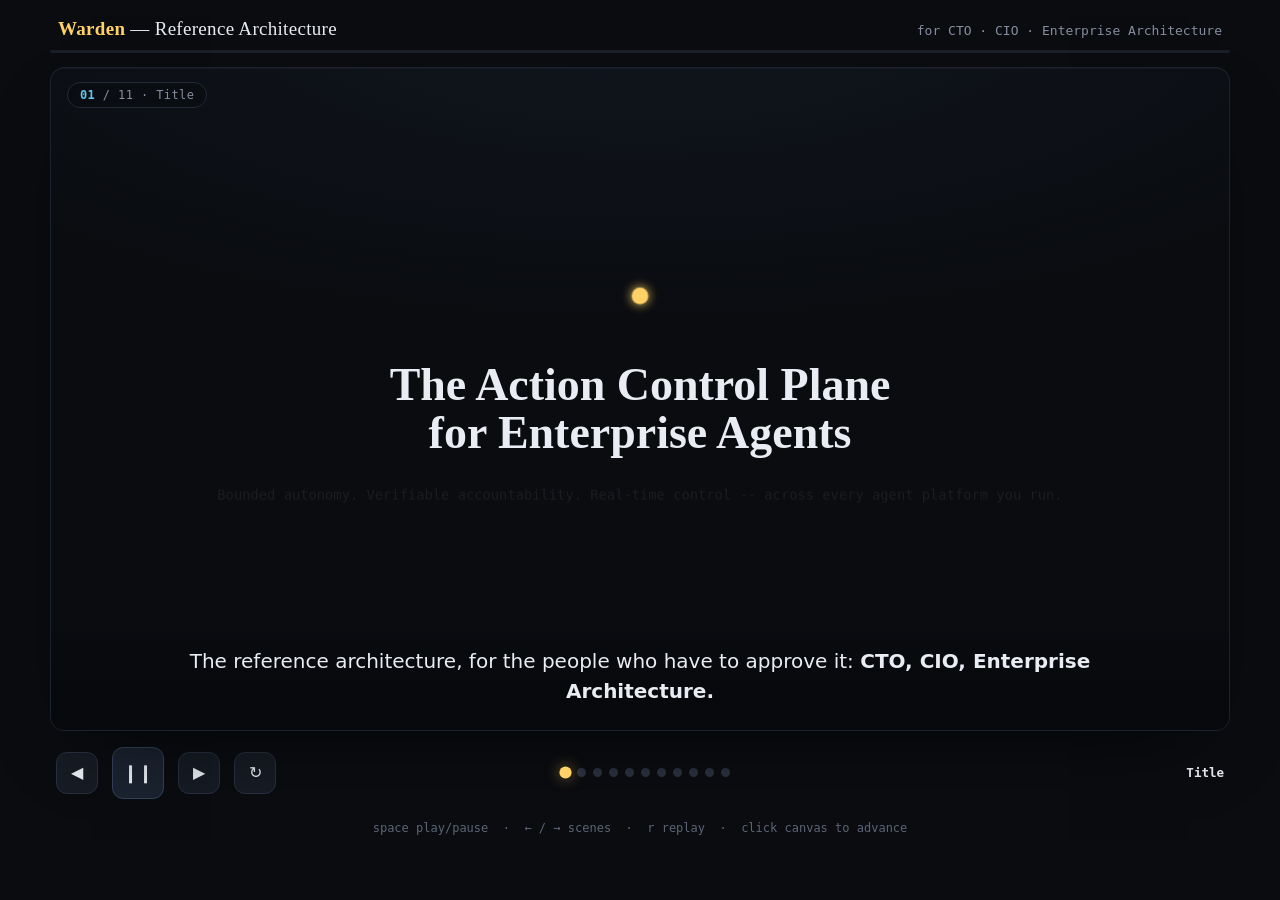
<file: docs/explainers/reference-architecture.html>
<!doctype html>
<html lang="en">
<head>
<meta charset="utf-8"/>
<meta name="viewport" content="width=device-width, initial-scale=1"/>
<title>Warden - Reference Architecture - an animated explainer</title>
<style>
  :root{
    --bg:#0a0c10; --panel:#14181f; --ink:#e9ecf2; --muted:#878ea0;
    --blue:#5ec8e8; --gold:#ffd166; --green:#6ee7a8; --red:#ff6f6f;
    --amber:#f5a623; --purple:#b79cf6; --teal:#52d6c0; --line:#39414f;
    --sans:-apple-system,BlinkMacSystemFont,"Segoe UI",Roboto,Inter,system-ui,sans-serif;
    --mono:ui-monospace,"SF Mono",SFMono-Regular,Menlo,Consolas,monospace;
    --display:"Iowan Old Style",Georgia,"Times New Roman",serif;
  }
  *{box-sizing:border-box}
  html,body{margin:0;height:100%}
  body{background:var(--bg); color:var(--ink); font-family:var(--sans);
    display:flex; flex-direction:column; align-items:center; min-height:100%; -webkit-font-smoothing:antialiased;}
  .topbar{width:100%; max-width:1180px; display:flex; align-items:baseline; justify-content:space-between; padding:18px 8px 10px; gap:12px;}
  .brand{font-family:var(--display); font-size:19px; letter-spacing:.3px}
  .brand b{color:var(--gold); font-weight:600}
  .tagline{color:var(--muted); font-size:13px; font-family:var(--mono)}
  .progress{width:100%; max-width:1180px; height:3px; background:#1a1f29; border-radius:3px; overflow:hidden}
  .progress > i{display:block; height:100%; width:0; background:linear-gradient(90deg,var(--blue),var(--gold)); transition:width .4s ease}
  .stage{position:relative; width:min(100%, calc((100vh - 210px) * 16 / 9)); max-width:1180px; aspect-ratio:16/9; margin:14px 0 8px;
    border:1px solid #1d232e; border-radius:14px; overflow:hidden;
    background:radial-gradient(120% 80% at 50% -10%, #11161f 0%, var(--bg) 60%), radial-gradient(circle at 1px 1px, rgba(255,255,255,.035) 1px, transparent 0);
    background-size:auto, 26px 26px; box-shadow:0 30px 80px -40px rgba(0,0,0,.9), inset 0 1px 0 rgba(255,255,255,.03); cursor:pointer; user-select:none;}
  svg#viz{position:absolute; inset:0; width:100%; height:100%; display:block}
  #viz text{font-family:var(--sans); fill:var(--ink)}
  #viz text.mono{font-family:var(--mono)}
  #viz text.disp{font-family:var(--display)}
  #scene *{transform-box:fill-box; transform-origin:center}
  .chip{position:absolute; top:14px; left:16px; font-family:var(--mono); font-size:12px; color:var(--muted); letter-spacing:.4px;
    background:rgba(10,12,16,.6); border:1px solid #232a36; border-radius:999px; padding:5px 12px; backdrop-filter:blur(4px);}
  .chip b{color:var(--blue)}
  .cap{position:absolute; left:0; right:0; bottom:0; padding:20px 7% 24px; font-size:clamp(13px,1.6vw,20px); line-height:1.5; text-align:center;
    background:linear-gradient(0deg, rgba(7,9,12,.95) 32%, rgba(7,9,12,0)); min-height:80px; transition:opacity .45s ease; opacity:0;}
  .cap b{color:var(--ink); font-weight:600}
  .cap code{font-family:var(--mono); font-size:.92em; color:var(--blue); background:rgba(94,200,232,.1); padding:1px 6px; border-radius:5px}
  .cap .g{color:var(--gold)} .cap .b{color:var(--blue)} .cap .gr{color:var(--green)}
  .cap .r{color:var(--red)} .cap .p{color:var(--purple)} .cap .am{color:var(--amber)} .cap .t{color:var(--teal)}
  .controls{width:100%; max-width:1180px; display:flex; align-items:center; gap:14px; padding:8px 6px 22px; flex-wrap:wrap;}
  .btn{appearance:none; background:#161b24; color:var(--ink); border:1px solid #283040; width:42px; height:42px; border-radius:11px; font-size:16px; cursor:pointer; display:grid; place-items:center; transition:.15s;}
  .btn:hover{background:#1d2533; border-color:#3a455a}
  .btn.play{width:52px; height:52px; font-size:18px; background:#1b2330; border-color:#33415a}
  .dots{display:flex; gap:7px; flex:1; flex-wrap:wrap; align-items:center; justify-content:center}
  .dot{width:9px; height:9px; border-radius:50%; background:#2a3140; cursor:pointer; transition:.2s; border:none; padding:0}
  .dot:hover{background:#46506a}
  .dot.on{background:var(--gold); transform:scale(1.35); box-shadow:0 0 10px rgba(255,209,102,.5)}
  .scenelabel{font-family:var(--mono); font-size:12.5px; color:var(--muted); min-width:210px; text-align:right}
  .scenelabel b{color:var(--ink)}
  .hint{width:100%; max-width:1180px; text-align:center; color:#5c6475; font-size:12px; font-family:var(--mono); padding-bottom:30px}
  @media (max-width:640px){ .scenelabel{display:none} .tagline{display:none} body{justify-content:center} .topbar{padding:14px 12px 8px} .brand{font-size:17px} .controls{justify-content:center; gap:10px; padding:12px 8px 18px} .dots{flex-basis:100%; order:5; margin-top:2px; gap:6px} .hint{display:none} }
  @media (orientation:landscape) and (max-height:540px){ body{justify-content:flex-start} .topbar{padding:6px 16px 2px} .brand{font-size:15px} .tagline,.scenelabel,.progress,.hint,.dots{display:none} .stage{width:min(100%, calc((100dvh - 84px) * 16 / 9)); max-width:none; margin:4px 0 2px} .controls{justify-content:center; gap:8px; padding:4px 8px 6px} .btn{width:34px; height:34px; font-size:15px} .btn.play{width:40px; height:40px; font-size:16px} }
</style>
</head>
<body>
  <div class="topbar">
    <div class="brand"><b>Warden</b> &mdash; Reference Architecture</div>
    <div class="tagline">for CTO &middot; CIO &middot; Enterprise Architecture</div>
  </div>
  <div class="progress"><i id="bar"></i></div>
  <div class="stage" id="stage" title="click to advance">
    <svg id="viz" viewBox="0 0 1280 720" preserveAspectRatio="xMidYMid meet">
      <defs>
        <marker id="ah" markerWidth="11" markerHeight="11" refX="8.5" refY="5" orient="auto" markerUnits="userSpaceOnUse">
          <path d="M0,0 L10,5 L0,10 Z" fill="context-stroke"/>
        </marker>
        <filter id="glow" x="-60%" y="-60%" width="220%" height="220%">
          <feGaussianBlur stdDeviation="6" result="b"/><feMerge><feMergeNode in="b"/><feMergeNode in="SourceGraphic"/></feMerge>
        </filter>
      </defs>
      <g id="scene"></g>
    </svg>
    <div class="chip" id="chip"></div>
    <div class="cap" id="cap"></div>
  </div>
  <div class="controls">
    <button class="btn" id="prev" title="previous (&larr;)">&#9664;</button>
    <button class="btn play" id="play" title="play / pause (space)">&#10073;&#10073;</button>
    <button class="btn" id="next" title="next (&rarr;)">&#9654;</button>
    <button class="btn" id="replay" title="replay scene (r)">&#8635;</button>
    <div class="dots" id="dots"></div>
    <div class="scenelabel" id="slabel"></div>
  </div>
  <div class="hint">space play/pause &nbsp;&middot;&nbsp; &larr; / &rarr; scenes &nbsp;&middot;&nbsp; r replay &nbsp;&middot;&nbsp; click canvas to advance</div>

<script>
const NS="http://www.w3.org/2000/svg";
const stage=document.getElementById("scene");
const capEl=document.getElementById("cap");
const chipEl=document.getElementById("chip");
function S(tag,attrs={},kids=[]){
  const n=document.createElementNS(NS,tag);
  for(const k in attrs){ if(k==="text") n.textContent=attrs[k]; else n.setAttribute(k,attrs[k]); }
  (Array.isArray(kids)?kids:[kids]).forEach(c=>c&&n.appendChild(c));
  return n;
}
const wait=ms=>new Promise(r=>setTimeout(r,ms));
function anim(node,frames,opts={}){
  const a=node.animate(frames,Object.assign({fill:"both",easing:"cubic-bezier(.42,0,.2,1)"},opts));
  return a.finished.catch(()=>{});
}
function fadeIn(node,{dur=600,delay=0,dy=14,dx=0}={}){
  return anim(node,[{opacity:0,transform:`translate(${dx}px,${dy}px)`},{opacity:1,transform:"translate(0,0)"}],{duration:dur,delay});
}
function pop(node,{dur=460,delay=0}={}){
  return anim(node,[{opacity:0,transform:"scale(.7)"},{opacity:1,transform:"scale(1)"}],{duration:dur,delay,easing:"cubic-bezier(.3,1.5,.5,1)"});
}
function drawOn(path,{dur=850,delay=0,ease="ease-in-out"}={}){
  const L=path.getTotalLength(); path.style.strokeDasharray=L; path.style.strokeDashoffset=L;
  return anim(path,[{strokeDashoffset:L},{strokeDashoffset:0}],{duration:dur,delay,easing:ease});
}
function pulse(node,{scale=1.16,dur=900}={}){ return node.animate([{transform:"scale(1)"},{transform:`scale(${scale})`},{transform:"scale(1)"}],{duration:dur,easing:"ease-in-out"}); }
function T(x,y,str,{size=18,fill="var(--ink)",anchor="middle",cls="",weight=400,baseline="middle",ls=0}={}){
  const t=S("text",{x,y,"text-anchor":anchor,"dominant-baseline":baseline,"font-size":size,"font-weight":weight,fill,class:cls,text:str});
  if(ls)t.setAttribute("letter-spacing",ls); return t;
}
function box(cx,cy,w,h,label,{stroke="var(--blue)",fill="var(--panel)",text="var(--ink)",sub,rx=11,size=16}={}){
  const g=S("g");
  g.appendChild(S("rect",{x:cx-w/2,y:cy-h/2,width:w,height:h,rx,fill,stroke,"stroke-width":1.6}));
  g.appendChild(T(cx,sub?cy-8:cy,label,{size,fill:text,cls:"mono"}));
  if(sub) g.appendChild(T(cx,cy+13,sub,{size:11,fill:"var(--muted)",cls:"mono"}));
  g._c={cx,cy,w,h}; return g;
}
function chip(cx,cy,label,{sub,color="var(--blue)",w=300,h=52}={}){
  const g=S("g");
  g.appendChild(S("rect",{x:cx-w/2,y:cy-h/2,width:w,height:h,rx:h/2,fill:"#11161d",stroke:color,"stroke-width":1.5}));
  g.appendChild(T(cx,sub?cy-8:cy,label,{size:14,cls:"mono",fill:color,weight:600}));
  if(sub) g.appendChild(T(cx,cy+11,sub,{size:10.5,fill:"var(--muted)",cls:"mono"}));
  g._c={cx,cy,w,h}; return g;
}
function link(p1,p2,{color="var(--line)",width:wd=2,dash=false,arrow=true}={}){
  const p=S("path",{d:`M ${p1[0]} ${p1[1]} L ${p2[0]} ${p2[1]}`,stroke:color,"stroke-width":wd,fill:"none","stroke-linecap":"round"});
  if(arrow)p.setAttribute("marker-end","url(#ah)");
  if(dash)p.setAttribute("stroke-dasharray","7 7");
  return p;
}
const rightOf=g=>[g._c.cx+g._c.w/2, g._c.cy];
const leftOf =g=>[g._c.cx-g._c.w/2, g._c.cy];
const topOf  =g=>[g._c.cx, g._c.cy-g._c.h/2];
const botOf  =g=>[g._c.cx, g._c.cy+g._c.h/2];
function setCap(html){ capEl.innerHTML=html; capEl.style.opacity = html? 1 : 0; }
function clearStage(){ while(stage.firstChild) stage.removeChild(stage.firstChild); }
function head(g,kicker,title,accent="var(--blue)"){
  const k=T(92,102,kicker,{size:13,cls:"mono",fill:accent,anchor:"start",weight:700,ls:3});
  const h=T(92,150,title,{size:28,cls:"disp",fill:"var(--ink)",anchor:"start",weight:600});
  g.appendChild(k); g.appendChild(h); fadeIn(k,{dy:8,dur:400}); fadeIn(h,{dy:12,dur:600,delay:80});
  return h;
}
function card(g,cx,cy,w,h,{n,title,body,accent="var(--blue)"}){
  const grp=S("g");
  grp.appendChild(S("rect",{x:cx-w/2,y:cy-h/2,width:w,height:h,rx:14,fill:"#10141b",stroke:accent,"stroke-width":1.5}));
  const lx=cx-w/2+20; let ly=cy-h/2+38;
  if(n){ grp.appendChild(T(lx,ly,n,{size:30,cls:"disp",fill:accent,anchor:"start"})); ly+=30; }
  grp.appendChild(T(lx,ly,title,{size:15,cls:"mono",fill:"var(--ink)",anchor:"start"})); ly+=24;
  (body||[]).forEach(b=>{ grp.appendChild(T(lx,ly,b,{size:12,fill:"var(--muted)",anchor:"start"})); ly+=19; });
  g.appendChild(grp); return grp;
}

/* ===================================================================== */
const scenes=[];
const SC=(title,hold,play)=>scenes.push({title,hold,play});

// 0 -- Title -------------------------------------------------------------
SC("Title",2800,async({g,cap,live})=>{
  const dot=S("circle",{cx:640,cy:248,r:9,fill:"var(--gold)",filter:"url(#glow)"}); g.appendChild(dot);
  dot.animate([{opacity:.4},{opacity:1},{opacity:.4}],{duration:2600,iterations:Infinity,easing:"ease-in-out"});
  pop(dot,{dur:700});
  const w=T(640,350,"The Action Control Plane",{size:50,cls:"disp",fill:"var(--ink)",weight:600}); g.appendChild(w);
  const w2=T(640,402,"for Enterprise Agents",{size:50,cls:"disp",fill:"var(--gold)",weight:600}); g.appendChild(w2);
  await fadeIn(w,{dur:900,delay:300,dy:18}); if(!live())return;
  await fadeIn(w2,{dur:700,dy:14}); if(!live())return;
  const s=T(640,460,"Bounded autonomy.  Verifiable accountability.  Real-time control -- across every agent platform you run.",{size:15,fill:"var(--muted)",cls:"mono"}); g.appendChild(s);
  fadeIn(s,{dy:6});
  cap(`The reference architecture, for the people who have to approve it: <b>CTO, CIO, Enterprise Architecture.</b>`);
});

// 1 -- The shift ---------------------------------------------------------
SC("The shift",3000,async({g,cap,live})=>{
  head(g,"THE SHIFT","Agents are moving from copilots to actors.","var(--amber)");
  const co=box(360,360,260,100,"copilot",{stroke:"var(--blue)",sub:"suggests - you act"});
  g.appendChild(co); await pop(co); if(!live())return;
  const arrow=link(rightOf(co),[760,360],{color:"var(--amber)",width:2.6}); g.appendChild(arrow); await drawOn(arrow,{dur:600}); if(!live())return;
  const ac=box(940,360,260,100,"actor",{stroke:"var(--red)",sub:"takes the action itself"});
  g.appendChild(ac); await pop(ac); if(!live())return;
  cap(`An agent that only drafts text is low-risk. An agent that <b>moves money, changes infra, emails customers</b> is a different proposition.`);
  await wait(1500); if(!live())return;
  const t=box(640,520,520,56,"the binding constraint is no longer capability -- it's TRUST",{stroke:"var(--gold)",fill:"#1d1808",size:16}); g.appendChild(t);
  await pop(t,{dur:500});
  cap(`The moment an agent can act, the question that gates production isn't "can it?" -- it's <span class="g">"can we trust and prove what it did?"</span>`);
});

// 2 -- Your fleet today --------------------------------------------------
SC("Your fleet today",3200,async({g,cap,live})=>{
  head(g,"THE REALITY","You don't run one agent platform. You run all of them.","var(--blue)");
  const cards=[
    {x:330,title:"Platform-Native",accent:"var(--blue)",body:["Amazon Bedrock AgentCore","Google Vertex Agents","Databricks Mosaic AI","Azure AI Foundry"]},
    {x:640,title:"Multi-Platform (A2A)",accent:"var(--teal)",body:["Agent-to-Agent protocol","Cross-cloud / partner","agents that call agents"]},
    {x:950,title:"Hybrid",accent:"var(--purple)",body:["LangGraph","CrewAI / AutoGen","Private RAG / knowledge","SaaS tools & systems"]},
  ];
  for(const c of cards){ const k=card(g,c.x,360,280,210,{title:c.title,body:c.body,accent:c.accent}); pop(k,{dur:460}); await wait(320); if(!live())return; }
  cap(`Native, multi-platform, and hybrid -- each with its own identity, its own controls. Governing them one-by-one doesn't scale.`);
});

// 3 -- Two boundaries ----------------------------------------------------
SC("Two boundaries",3200,async({g,cap,live})=>{
  head(g,"THE INSIGHT","Every agent action crosses two boundaries.","var(--gold)");
  const agent=box(640,360,180,84,"agent",{stroke:"var(--blue)"}); g.appendChild(agent); await pop(agent); if(!live())return;
  const tools=box(1050,360,190,76,"tools & data",{stroke:"var(--teal)",sub:"MCP"});
  const peer=box(230,360,190,76,"another agent",{stroke:"var(--purple)",sub:"A2A / handoff"});
  g.appendChild(tools); g.appendChild(peer);
  const l1=link(rightOf(agent),leftOf(tools),{color:"var(--teal)",width:2.4});
  const l2=link(leftOf(agent),rightOf(peer),{color:"var(--purple)",width:2.4});
  g.appendChild(l1); g.appendChild(l2);
  await Promise.all([pop(tools),pop(peer),drawOn(l1,{dur:450}),drawOn(l2,{dur:450})]); if(!live())return;
  g.appendChild(T(845,335,"1)  Agent -> Tools & Data (MCP)",{size:13,cls:"mono",fill:"var(--teal)"}));
  g.appendChild(T(435,335,"2)  Agent -> Agent (A2A)",{size:13,cls:"mono",fill:"var(--purple)"}));
  await wait(400); if(!live())return;
  const warden=box(640,510,360,60,"WARDEN governs both -- drop-in proxy, no code change",{stroke:"var(--gold)",fill:"#1d1808",size:14}); g.appendChild(warden);
  const u1=link(topOf(warden),[640,402],{color:"var(--gold)",dash:true,arrow:false}); g.appendChild(u1); drawOn(u1,{dur:300});
  await pop(warden,{dur:500});
  cap(`The tool boundary and the agent-to-agent boundary. Warden sits on <b>both</b> -- and you point the MCP client at it. No agent rewrite.`);
});

// 4 -- The control plane (3-tier) ---------------------------------------
SC("One control plane",3600,async({g,cap,live})=>{
  head(g,"THE ARCHITECTURE","One vendor-neutral control plane in the middle.","var(--gold)");
  // platforms tier
  const plats=[["Platform-Native",360],["Multi-Platform A2A",640],["Hybrid",920]];
  for(const [l,x] of plats){ const b=box(x,210,250,46,l,{stroke:"var(--blue)",size:13}); g.appendChild(b); pop(b,{dur:320}); }
  await wait(400); if(!live())return;
  // warden band
  const W=box(640,360,820,104,"WARDEN  -  Action Control Plane",{stroke:"var(--gold)",size:20,sub:"verify identity  ->  apply policy  ->  record outcome   (same on every platform)"});
  W.querySelector("rect").setAttribute("fill","#0f1219");
  g.appendChild(W); await pop(W,{dur:600}); if(!live())return;
  g.appendChild(T(640,322,"vendor-neutral  -  open audit standard  -  the brake & black-box recorder",{size:12.5,cls:"mono",fill:"var(--amber)"}));
  for(const [l,x] of plats){ const p=link([x,233],[x,308],{color:"#2f3645"}); g.appendChild(p); drawOn(p,{dur:280}); }
  await wait(300); if(!live())return;
  // systems tier
  const sys=[["Databases",250],["DevOps",450],["Ticketing/ITSM",640],["Knowledge/RAG",840],["SaaS APIs",1040]];
  for(const [l,x] of sys){ const b=box(x,540,180,46,l,{stroke:"var(--teal)",size:12}); g.appendChild(b); pop(b,{dur:300});
    const p=link([x,412],[x,517],{color:"#2f3645"}); g.appendChild(p); drawOn(p,{dur:280}); await wait(120); if(!live())return; }
  g.appendChild(T(1130,490,"via MCP",{size:12,cls:"mono",fill:"var(--teal)"}));
  cap(`Your platforms on top, your systems of record below, and one control plane between them -- enforcing the <b>same way on every platform.</b>`);
});

// 5 -- Four pillars ------------------------------------------------------
SC("What it does on every action",3400,async({g,cap,live})=>{
  head(g,"INSIDE WARDEN","Four jobs, on every single action.","var(--purple)");
  const cards=[
    {x:330,title:"Identity & Accountability",accent:"var(--gold)",body:["Every action tied to a","named human via a signed","delegation chain."]},
    {x:640,title:"Authorization",accent:"var(--blue)",body:["RBAC - ABAC - ReBAC.","Least privilege, scoped","per action & per resource."]},
    {x:950,title:"Oversight & Control",accent:"var(--amber)",body:["Human pre-approval holds,","spend budgets, instant","revocation & pause."]},
  ];
  for(const c of cards){ const k=card(g,c.x,300,280,150,{title:c.title,body:c.body,accent:c.accent}); pop(k,{dur:420}); await wait(280); if(!live())return; }
  const ev=card(g,640,470,640,120,{title:"Evidence -- the black-box recorder",accent:"var(--green)",body:["Tamper-evident, regulator-grade audit. Every decision appended to a hash-chained record","that proves who was accountable -- and that the record itself was never altered."]});
  await pop(ev,{dur:500});
  cap(`Identity, authorization, oversight, evidence -- the four things a regulator and a CISO both ask for, applied uniformly.`);
});

// 6 -- The decision ------------------------------------------------------
SC("The decision",3200,async({g,cap,live})=>{
  head(g,"PER ACTION","Allow, block, or hold -- always recorded.","var(--green)");
  const W=box(640,250,200,80,"WARDEN",{stroke:"var(--gold)",size:17}); g.appendChild(W); await pop(W); if(!live())return;
  const outs=[
    ["ALLOW","forward to the tool","var(--green)",330],
    ["BLOCK","stop before the tool","var(--red)",640],
    ["HOLD","route to a human","var(--amber)",950],
  ];
  for(const [l,s,c,x] of outs){ const b=box(x,400,250,72,l,{stroke:c,size:20,sub:s}); g.appendChild(b);
    const p=link(botOf(W),[x,364],{color:c,width:1.8}); g.appendChild(p); drawOn(p,{dur:350}); pop(b,{dur:380}); await wait(260); if(!live())return; }
  const audit=box(640,540,720,54,"...all three appended to the tamper-evident audit trail",{stroke:"var(--gold)",fill:"#1d1808",size:15}); g.appendChild(audit);
  for(const [,,,x] of outs){ const p=link([x,436],[640+(x-640)*0.3,513],{color:"#3a4150"}); g.appendChild(p); drawOn(p,{dur:300}); }
  await pop(audit,{dur:500});
  cap(`Three outcomes -- but there is no fourth. Allow, block, or hold; <b>every one is recorded</b> before the action is allowed to happen.`);
});

// 7 -- Standards-native --------------------------------------------------
SC("Drops into your stack",3200,async({g,cap,live})=>{
  head(g,"STANDARDS-NATIVE","It speaks the standards you already run.","var(--teal)");
  const W=box(640,330,220,90,"WARDEN",{stroke:"var(--gold)",size:18}); g.appendChild(W); await pop(W); if(!live())return;
  const idin=box(250,330,260,70,"your IdP",{stroke:"var(--blue)",sub:"identity carried, not re-platformed"}); g.appendChild(idin);
  const li=link(rightOf(idin),leftOf(W),{color:"var(--blue)",width:2}); g.appendChild(li);
  await Promise.all([pop(idin),drawOn(li,{dur:400})]); if(!live())return;
  const outs=[["OCSF",250],["CAEP",430],["OpenTelemetry",610],["AuthZEN",790]];
  let i=0;
  for(const [l,y] of outs){ const ch=chip(1010,210+i*70,l,{color:"var(--teal)",w:220,h:48}); g.appendChild(ch);
    const p=link(rightOf(W),leftOf(ch),{color:"var(--teal)",width:1.5}); g.appendChild(p); drawOn(p,{dur:300}); pop(ch); i++; await wait(220); if(!live())return; }
  cap(`Your existing identity mints the token; Warden verifies it. Evidence leaves as <span class="t">OCSF, CAEP, OpenTelemetry, AuthZEN</span> -- into the SIEM and tools you already own.`);
});

// 8 -- Why it matters ----------------------------------------------------
SC("Why it matters",3600,async({g,cap,live})=>{
  head(g,"THE PAYOFF","Six outcomes an executive can underwrite.","var(--gold)");
  const items=[
    ["Ship agents faster","Security can finally say yes.","var(--green)"],
    ["Bounded autonomy","Never exceeds the human's authority.","var(--blue)"],
    ["Regulator-grade evidence","Prove who acted -- untampered.","var(--gold)"],
    ["No vendor lock-in","One plane, one audit standard.","var(--teal)"],
    ["Real-time kill switch","Revoke token, agent, or person.","var(--red)"],
    ["Regulatory alignment","MAS guidance - EU AI Act.","var(--purple)"],
  ];
  const pos=[[330,260],[640,260],[950,260],[330,430],[640,430],[950,430]];
  for(let i=0;i<items.length;i++){ const [t,s,c]=items[i],[x,y]=pos[i];
    const k=card(g,x,y,290,120,{title:t,body:[s],accent:c}); pop(k,{dur:360}); await wait(220); if(!live())return; }
  cap(`Faster to production, bounded, provable, portable, instantly revocable, and aligned to the regulation that's already arriving.`);
});

// 9 -- Adopt in stages ---------------------------------------------------
SC("Adopt in stages",3200,async({g,cap,live})=>{
  head(g,"LOW-RISK ADOPTION","Start by watching. Grow into governing.","var(--blue)");
  const stages=[
    {x:330,t:"OBSERVE",s:"audit-only, drop-in",b:"zero behavior change",c:"var(--blue)"},
    {x:640,t:"ENFORCE",s:"policy + holds",b:"allow / block / hold",c:"var(--amber)"},
    {x:950,t:"GOVERN",s:"revocation + retention",b:"compliance reporting",c:"var(--gold)"},
  ];
  let prev=null;
  for(const st of stages){ const k=card(g,st.x,340,250,160,{title:st.t,body:[st.s,st.b],accent:st.c}); pop(k,{dur:440});
    if(prev){ const p=link([prev+125,340],[st.x-125,340],{color:"#2f3645"}); g.appendChild(p); drawOn(p,{dur:280}); }
    prev=st.x; await wait(340); if(!live())return; }
  cap(`Deploy Warden in audit-only mode first -- it changes nothing, and starts producing the record on day one. Turn on enforcement when you're ready.`);
});

// 10 -- Bottom line / close ---------------------------------------------
SC("The bottom line",4200,async({g,cap,live})=>{
  const w=T(640,250,"WARDEN",{size:56,cls:"disp",fill:"var(--ink)",weight:600,ls:9}); g.appendChild(w);
  await fadeIn(w,{dy:18,dur:900}); if(!live())return;
  const t=T(640,322,"One control plane to deploy agents with confidence -- on any platform.",{size:21,cls:"disp",fill:"var(--gold)"}); g.appendChild(t);
  await fadeIn(t,{dy:10}); if(!live())return;
  const s=T(640,392,"Enforced on the MCP tool boundary and the agent-to-agent boundary --",{size:15,fill:"var(--muted)",cls:"mono"}); g.appendChild(s);
  const s2=T(640,416,"governed by your identity and your accountability requirements.",{size:15,fill:"var(--muted)",cls:"mono"}); g.appendChild(s2);
  await Promise.all([fadeIn(s,{dy:8}),fadeIn(s2,{dy:8,delay:120})]); if(!live())return;
  const tag=chip(640,500,"vendor-neutral  -  open audit standard  -  the brake & black-box recorder",{color:"var(--blue)",w:560,h:50}); g.appendChild(tag);
  await pop(tag,{dur:600});
  cap(`Native, multi-platform, or hybrid -- one control plane lets the enterprise deploy agents with <b>confidence.</b>`);
});

/* ===================================================================== */
const RUN={token:0, playing:true, i:0, finished:false};
const bar=document.getElementById("bar");
const dotsEl=document.getElementById("dots");
const slabel=document.getElementById("slabel");
const playBtn=document.getElementById("play");
scenes.forEach((s,i)=>{ const d=document.createElement("button"); d.className="dot"; d.title=s.title; d.onclick=()=>go(i); dotsEl.appendChild(d); s._dot=d; });
function chrome(i){
  bar.style.width=((i)/(scenes.length-1)*100)+"%";
  chipEl.innerHTML=`<b>${String(i+1).padStart(2,"0")}</b> / ${scenes.length} &middot; ${scenes[i].title}`;
  slabel.innerHTML=`<b>${scenes[i].title}</b>`;
  scenes.forEach((s,j)=>s._dot.classList.toggle("on",j===i));
}
function setPlayIcon(){ playBtn.innerHTML = RUN.playing ? "&#10073;&#10073;" : "&#9654;"; }
async function go(i){
  i=Math.max(0,Math.min(scenes.length-1,i));
  const t=++RUN.token; RUN.i=i; RUN.finished=false;
  clearStage(); setCap(""); chrome(i);
  const live=()=>t===RUN.token; const cap=html=>{ if(live()) setCap(html); };
  try{ await scenes[i].play({g:stage,cap,live}); }catch(e){ console.warn(e); }
  if(!live()) return;
  RUN.finished=true;
  if(RUN.playing){ await wait(scenes[i].hold||1600); if(live() && RUN.playing){ if(i<scenes.length-1) go(i+1); else { RUN.playing=false; setPlayIcon(); } } }
}
function setPlaying(p){ RUN.playing=p; setPlayIcon(); if(p && RUN.finished){ if(RUN.i<scenes.length-1) go(RUN.i+1); else go(RUN.i); } }
document.getElementById("next").onclick=()=>go(RUN.i+1);
document.getElementById("prev").onclick=()=>go(RUN.i-1);
document.getElementById("replay").onclick=()=>go(RUN.i);
playBtn.onclick=()=>setPlaying(!RUN.playing);
document.getElementById("stage").onclick=()=>go(RUN.i+1);
document.addEventListener("keydown",e=>{
  if(e.key===" "){e.preventDefault(); setPlaying(!RUN.playing);}
  else if(e.key==="ArrowRight") go(RUN.i+1);
  else if(e.key==="ArrowLeft") go(RUN.i-1);
  else if(e.key==="r"||e.key==="R") go(RUN.i);
  else if(e.key==="Home") go(0);
});
setPlayIcon(); go(0);
</script>
</body>
</html>
</file>
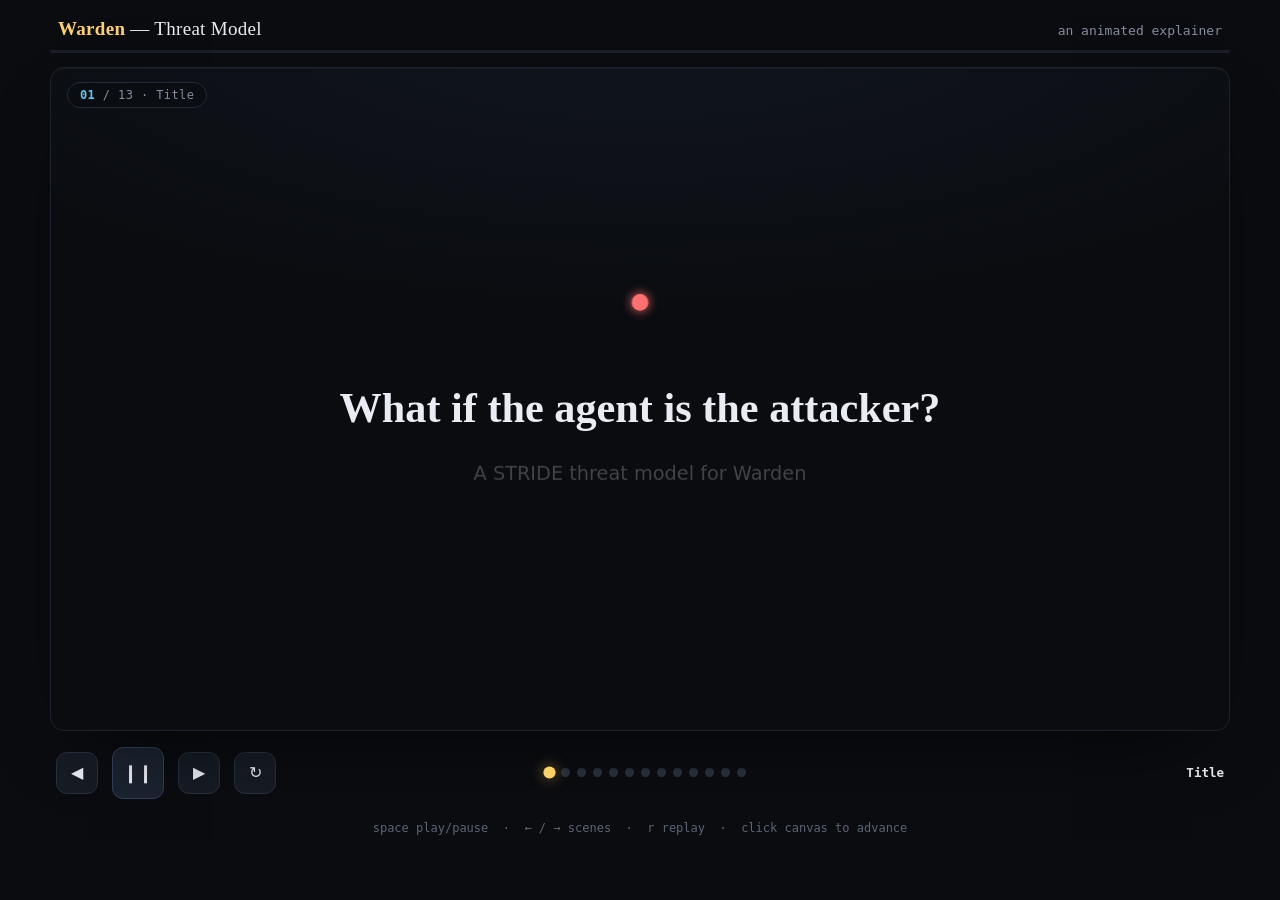
<file: docs/explainers/threat-model.html>
<!doctype html>
<html lang="en">
<head>
<meta charset="utf-8"/>
<meta name="viewport" content="width=device-width, initial-scale=1"/>
<title>Warden - Threat Model - an animated explainer</title>
<style>
  :root{
    --bg:#0a0c10; --panel:#14181f; --ink:#e9ecf2; --muted:#878ea0;
    --blue:#5ec8e8; --gold:#ffd166; --green:#6ee7a8; --red:#ff6f6f;
    --amber:#f5a623; --purple:#b79cf6; --teal:#52d6c0; --line:#39414f;
    --sans:-apple-system,BlinkMacSystemFont,"Segoe UI",Roboto,Inter,system-ui,sans-serif;
    --mono:ui-monospace,"SF Mono",SFMono-Regular,Menlo,Consolas,monospace;
    --display:"Iowan Old Style",Georgia,"Times New Roman",serif;
  }
  *{box-sizing:border-box}
  html,body{margin:0;height:100%}
  body{background:var(--bg); color:var(--ink); font-family:var(--sans);
    display:flex; flex-direction:column; align-items:center; min-height:100%; -webkit-font-smoothing:antialiased;}
  .topbar{width:100%; max-width:1180px; display:flex; align-items:baseline; justify-content:space-between; padding:18px 8px 10px; gap:12px;}
  .brand{font-family:var(--display); font-size:19px; letter-spacing:.3px}
  .brand b{color:var(--gold); font-weight:600}
  .tagline{color:var(--muted); font-size:13px; font-family:var(--mono)}
  .progress{width:100%; max-width:1180px; height:3px; background:#1a1f29; border-radius:3px; overflow:hidden}
  .progress > i{display:block; height:100%; width:0; background:linear-gradient(90deg,var(--red),var(--gold)); transition:width .4s ease}
  .stage{position:relative; width:min(100%, calc((100vh - 210px) * 16 / 9)); max-width:1180px; aspect-ratio:16/9; margin:14px 0 8px;
    border:1px solid #1d232e; border-radius:14px; overflow:hidden;
    background:radial-gradient(120% 80% at 50% -10%, #11161f 0%, var(--bg) 60%), radial-gradient(circle at 1px 1px, rgba(255,255,255,.035) 1px, transparent 0);
    background-size:auto, 26px 26px; box-shadow:0 30px 80px -40px rgba(0,0,0,.9), inset 0 1px 0 rgba(255,255,255,.03); cursor:pointer; user-select:none;}
  svg#viz{position:absolute; inset:0; width:100%; height:100%; display:block}
  #viz text{font-family:var(--sans); fill:var(--ink)}
  #viz text.mono{font-family:var(--mono)}
  #viz text.disp{font-family:var(--display)}
  #scene *{transform-box:fill-box; transform-origin:center}
  .chip{position:absolute; top:14px; left:16px; font-family:var(--mono); font-size:12px; color:var(--muted); letter-spacing:.4px;
    background:rgba(10,12,16,.6); border:1px solid #232a36; border-radius:999px; padding:5px 12px; backdrop-filter:blur(4px);}
  .chip b{color:var(--blue)}
  .cap{position:absolute; left:0; right:0; bottom:0; padding:20px 7% 24px; font-size:clamp(13px,1.6vw,20px); line-height:1.5; text-align:center;
    background:linear-gradient(0deg, rgba(7,9,12,.95) 32%, rgba(7,9,12,0)); min-height:80px; transition:opacity .45s ease; opacity:0;}
  .cap b{color:var(--ink); font-weight:600}
  .cap code{font-family:var(--mono); font-size:.92em; color:var(--blue); background:rgba(94,200,232,.1); padding:1px 6px; border-radius:5px}
  .cap .g{color:var(--gold)} .cap .b{color:var(--blue)} .cap .gr{color:var(--green)}
  .cap .r{color:var(--red)} .cap .p{color:var(--purple)} .cap .am{color:var(--amber)} .cap .t{color:var(--teal)}
  .controls{width:100%; max-width:1180px; display:flex; align-items:center; gap:14px; padding:8px 6px 22px; flex-wrap:wrap;}
  .btn{appearance:none; background:#161b24; color:var(--ink); border:1px solid #283040; width:42px; height:42px; border-radius:11px; font-size:16px; cursor:pointer; display:grid; place-items:center; transition:.15s;}
  .btn:hover{background:#1d2533; border-color:#3a455a}
  .btn.play{width:52px; height:52px; font-size:18px; background:#1b2330; border-color:#33415a}
  .dots{display:flex; gap:7px; flex:1; flex-wrap:wrap; align-items:center; justify-content:center}
  .dot{width:9px; height:9px; border-radius:50%; background:#2a3140; cursor:pointer; transition:.2s; border:none; padding:0}
  .dot:hover{background:#46506a}
  .dot.on{background:var(--gold); transform:scale(1.35); box-shadow:0 0 10px rgba(255,209,102,.5)}
  .scenelabel{font-family:var(--mono); font-size:12.5px; color:var(--muted); min-width:210px; text-align:right}
  .scenelabel b{color:var(--ink)}
  .hint{width:100%; max-width:1180px; text-align:center; color:#5c6475; font-size:12px; font-family:var(--mono); padding-bottom:30px}
  @media (max-width:640px){ .scenelabel{display:none} .tagline{display:none} body{justify-content:center} .topbar{padding:14px 12px 8px} .brand{font-size:17px} .controls{justify-content:center; gap:10px; padding:12px 8px 18px} .dots{flex-basis:100%; order:5; margin-top:2px; gap:6px} .hint{display:none} }
  @media (orientation:landscape) and (max-height:540px){ body{justify-content:flex-start} .topbar{padding:6px 16px 2px} .brand{font-size:15px} .tagline,.scenelabel,.progress,.hint,.dots{display:none} .stage{width:min(100%, calc((100dvh - 84px) * 16 / 9)); max-width:none; margin:4px 0 2px} .controls{justify-content:center; gap:8px; padding:4px 8px 6px} .btn{width:34px; height:34px; font-size:15px} .btn.play{width:40px; height:40px; font-size:16px} }
</style>
</head>
<body>
  <div class="topbar">
    <div class="brand"><b>Warden</b> &mdash; Threat Model</div>
    <div class="tagline">an animated explainer</div>
  </div>
  <div class="progress"><i id="bar"></i></div>
  <div class="stage" id="stage" title="click to advance">
    <svg id="viz" viewBox="0 0 1280 720" preserveAspectRatio="xMidYMid meet">
      <defs>
        <marker id="ah" markerWidth="11" markerHeight="11" refX="8.5" refY="5" orient="auto" markerUnits="userSpaceOnUse">
          <path d="M0,0 L10,5 L0,10 Z" fill="context-stroke"/>
        </marker>
        <filter id="glow" x="-60%" y="-60%" width="220%" height="220%">
          <feGaussianBlur stdDeviation="6" result="b"/><feMerge><feMergeNode in="b"/><feMergeNode in="SourceGraphic"/></feMerge>
        </filter>
      </defs>
      <g id="scene"></g>
    </svg>
    <div class="chip" id="chip"></div>
    <div class="cap" id="cap"></div>
  </div>
  <div class="controls">
    <button class="btn" id="prev" title="previous (&larr;)">&#9664;</button>
    <button class="btn play" id="play" title="play / pause (space)">&#10073;&#10073;</button>
    <button class="btn" id="next" title="next (&rarr;)">&#9654;</button>
    <button class="btn" id="replay" title="replay scene (r)">&#8635;</button>
    <div class="dots" id="dots"></div>
    <div class="scenelabel" id="slabel"></div>
  </div>
  <div class="hint">space play/pause &nbsp;&middot;&nbsp; &larr; / &rarr; scenes &nbsp;&middot;&nbsp; r replay &nbsp;&middot;&nbsp; click canvas to advance</div>

<script>
const NS="http://www.w3.org/2000/svg";
const stage=document.getElementById("scene");
const capEl=document.getElementById("cap");
const chipEl=document.getElementById("chip");
function S(tag,attrs={},kids=[]){
  const n=document.createElementNS(NS,tag);
  for(const k in attrs){ if(k==="text") n.textContent=attrs[k]; else n.setAttribute(k,attrs[k]); }
  (Array.isArray(kids)?kids:[kids]).forEach(c=>c&&n.appendChild(c));
  return n;
}
const wait=ms=>new Promise(r=>setTimeout(r,ms));
function anim(node,frames,opts={}){
  const a=node.animate(frames,Object.assign({fill:"both",easing:"cubic-bezier(.42,0,.2,1)"},opts));
  return a.finished.catch(()=>{});
}
function fadeIn(node,{dur=600,delay=0,dy=14,dx=0}={}){
  return anim(node,[{opacity:0,transform:`translate(${dx}px,${dy}px)`},{opacity:1,transform:"translate(0,0)"}],{duration:dur,delay});
}
function pop(node,{dur=460,delay=0}={}){
  return anim(node,[{opacity:0,transform:"scale(.7)"},{opacity:1,transform:"scale(1)"}],{duration:dur,delay,easing:"cubic-bezier(.3,1.5,.5,1)"});
}
function drawOn(path,{dur=850,delay=0,ease="ease-in-out"}={}){
  const L=path.getTotalLength(); path.style.strokeDasharray=L; path.style.strokeDashoffset=L;
  return anim(path,[{strokeDashoffset:L},{strokeDashoffset:0}],{duration:dur,delay,easing:ease});
}
function pulse(node,{scale=1.16,dur=900}={}){ return node.animate([{transform:"scale(1)"},{transform:`scale(${scale})`},{transform:"scale(1)"}],{duration:dur,easing:"ease-in-out"}); }
function T(x,y,str,{size=18,fill="var(--ink)",anchor="middle",cls="",weight=400,baseline="middle",ls=0}={}){
  const t=S("text",{x,y,"text-anchor":anchor,"dominant-baseline":baseline,"font-size":size,"font-weight":weight,fill,class:cls,text:str});
  if(ls)t.setAttribute("letter-spacing",ls); return t;
}
function box(cx,cy,w,h,label,{stroke="var(--blue)",fill="var(--panel)",text="var(--ink)",sub,rx=11,size=16}={}){
  const g=S("g");
  g.appendChild(S("rect",{x:cx-w/2,y:cy-h/2,width:w,height:h,rx,fill,stroke,"stroke-width":1.6}));
  g.appendChild(T(cx,sub?cy-8:cy,label,{size,fill:text,cls:"mono"}));
  if(sub) g.appendChild(T(cx,cy+13,sub,{size:11,fill:"var(--muted)",cls:"mono"}));
  g._c={cx,cy,w,h}; return g;
}
function chip(cx,cy,label,{sub,color="var(--blue)",w=300,h=52}={}){
  const g=S("g");
  g.appendChild(S("rect",{x:cx-w/2,y:cy-h/2,width:w,height:h,rx:h/2,fill:"#11161d",stroke:color,"stroke-width":1.5}));
  g.appendChild(T(cx,sub?cy-8:cy,label,{size:14,cls:"mono",fill:color,weight:600}));
  if(sub) g.appendChild(T(cx,cy+11,sub,{size:10.5,fill:"var(--muted)",cls:"mono"}));
  g._c={cx,cy,w,h}; return g;
}
function link(p1,p2,{color="var(--line)",width:wd=2,dash=false,arrow=true}={}){
  const p=S("path",{d:`M ${p1[0]} ${p1[1]} L ${p2[0]} ${p2[1]}`,stroke:color,"stroke-width":wd,fill:"none","stroke-linecap":"round"});
  if(arrow)p.setAttribute("marker-end","url(#ah)");
  if(dash)p.setAttribute("stroke-dasharray","7 7");
  return p;
}
const rightOf=g=>[g._c.cx+g._c.w/2, g._c.cy];
const leftOf =g=>[g._c.cx-g._c.w/2, g._c.cy];
const topOf  =g=>[g._c.cx, g._c.cy-g._c.h/2];
const botOf  =g=>[g._c.cx, g._c.cy+g._c.h/2];
function setCap(html){ capEl.innerHTML=html; capEl.style.opacity = html? 1 : 0; }
function clearStage(){ while(stage.firstChild) stage.removeChild(stage.firstChild); }
function head(g,kicker,title,accent="var(--red)"){
  const k=T(92,102,kicker,{size:13,cls:"mono",fill:accent,anchor:"start",weight:700,ls:3});
  const h=T(92,150,title,{size:28,cls:"disp",fill:"var(--ink)",anchor:"start",weight:600});
  g.appendChild(k); g.appendChild(h); fadeIn(k,{dy:8,dur:400}); fadeIn(h,{dy:12,dur:600,delay:80});
  return h;
}
async function rows(g,items,{x=112,y0=232,step=80,live}){
  for(const it of items){
    const grp=S("g");
    grp.appendChild(S("circle",{cx:x,cy:y0,r:4.5,fill:it.c||"var(--blue)"}));
    grp.appendChild(T(x+22,y0-4,it.h,{size:18,anchor:"start",fill:"var(--ink)",weight:600}));
    if(it.s) grp.appendChild(T(x+22,y0+18,it.s,{size:13.5,anchor:"start",fill:"var(--muted)"}));
    g.appendChild(grp); fadeIn(grp,{dx:-12,dy:0,dur:380});
    y0+=step; await wait(280); if(!live())return;
  }
}
function card(g,cx,cy,w,h,{n,title,body,accent="var(--blue)"}){
  const grp=S("g");
  grp.appendChild(S("rect",{x:cx-w/2,y:cy-h/2,width:w,height:h,rx:14,fill:"#10141b",stroke:accent,"stroke-width":1.5}));
  const lx=cx-w/2+20; let ly=cy-h/2+40;
  if(n){ grp.appendChild(T(lx,ly,n,{size:34,cls:"disp",fill:accent,anchor:"start"})); ly+=30; }
  grp.appendChild(T(lx,ly,title,{size:14.5,cls:"mono",fill:"var(--ink)",anchor:"start"})); ly+=24;
  (body||[]).forEach(b=>{ grp.appendChild(T(lx,ly,b,{size:12,fill:"var(--muted)",anchor:"start"})); ly+=19; });
  g.appendChild(grp); return grp;
}

/* ===================================================================== */
const scenes=[];
const SC=(title,hold,play)=>scenes.push({title,hold,play});

// 0 -- Title -------------------------------------------------------------
SC("Title",2800,async({g,cap,live})=>{
  const dot=S("circle",{cx:640,cy:255,r:9,fill:"var(--red)",filter:"url(#glow)"}); g.appendChild(dot);
  dot.animate([{opacity:.4},{opacity:1},{opacity:.4}],{duration:2400,iterations:Infinity,easing:"ease-in-out"});
  pop(dot,{dur:700});
  const t1=T(640,375,"What if the agent is the attacker?",{size:46,cls:"disp",fill:"var(--ink)",weight:600}); g.appendChild(t1);
  await fadeIn(t1,{dur:900,delay:300,dy:18}); if(!live())return;
  const t2=T(640,432,"A STRIDE threat model for Warden",{size:21,fill:"var(--muted)"}); g.appendChild(t2);
  await fadeIn(t2,{dur:700});
  cap(`Most systems trust the client. Warden's threat model begins by assuming the opposite.`);
});

// 1 -- The premise -------------------------------------------------------
SC("The premise",3200,async({g,cap,live})=>{
  head(g,"THE PREMISE","The agent is untrusted -- by design.","var(--red)");
  const agent=box(250,360,200,80,"AI agent",{stroke:"var(--red)",sub:"prompt-injected or buggy"});
  const warden=box(640,360,200,90,"WARDEN",{stroke:"var(--gold)",size:18,sub:"enforcement point"}); warden.querySelector("rect").setAttribute("fill","#0f1219");
  const tools=box(1030,360,200,80,"tool servers",{stroke:"var(--teal)",sub:"money, infra, data"});
  g.appendChild(agent); g.appendChild(warden); g.appendChild(tools);
  await Promise.all([pop(agent),pop(warden,{delay:150}),pop(tools,{delay:300})]); if(!live())return;
  const l1=link(rightOf(agent),leftOf(warden),{color:"var(--red)",width:2.4});
  const l2=link(rightOf(warden),leftOf(tools),{color:"#3a4150"});
  g.appendChild(l1); g.appendChild(l2); await Promise.all([drawOn(l1,{dur:400}),drawOn(l2,{dur:400})]); if(!live())return;
  // flip: trusted client crossed out
  const old=T(250,470,"trusted client",{size:15,cls:"mono",fill:"var(--muted)"}); g.appendChild(old);
  await fadeIn(old,{dy:6}); if(!live())return;
  const strike=S("line",{x1:185,y1:470,x2:315,y2:470,stroke:"var(--red)","stroke-width":3,"stroke-linecap":"round"}); g.appendChild(strike); await drawOn(strike,{dur:300});
  g.appendChild(T(250,500,"PRIMARY ADVERSARY",{size:15,cls:"mono",fill:"var(--red)",weight:700}));
  cap(`The agent it protects is also the <span class="r">primary adversary</span> -- prompt-injected, buggy, trying to exceed its authority. Warden is the only thing standing between it and the tools.`);
});

// 2 -- Crown jewels ------------------------------------------------------
SC("Crown jewels",3200,async({g,cap,live})=>{
  head(g,"ASSETS","Crown jewels -- what an attacker wants.","var(--gold)");
  const items=[
    ["A1","the enforcement decision","bypass it -> product is void","var(--gold)"],
    ["A2","the audit chain","the accountability record","var(--gold)"],
    ["A3","identity binding","'which human is answerable'","var(--gold)"],
    ["A4","signing keys","forge evidence / approvals","var(--blue)"],
    ["A5","tool / data access","DB, DevOps, money","var(--blue)"],
    ["A6","policy","defines what's permitted","var(--blue)"],
  ];
  const pos=[[300,260],[640,260],[980,260],[300,430],[640,430],[980,430]];
  for(let i=0;i<items.length;i++){ const [n,t,s,c]=items[i],[x,y]=pos[i];
    const k=card(g,x,y,290,120,{n,title:t,body:[s],accent:c}); pop(k,{dur:380}); await wait(220); if(!live())return; }
  cap(`Six assets. The three in <span class="g">gold</span> -- the decision, the audit chain, the identity binding -- are where an assessor should spend their time.`);
});

// 3 -- Threat actors -----------------------------------------------------
SC("Threat actors",3200,async({g,cap,live})=>{
  head(g,"THREAT ACTORS","Six adversaries, one untrusted core.","var(--red)");
  const warden=box(640,380,170,80,"WARDEN",{stroke:"var(--gold)",size:16}); g.appendChild(warden);
  await pop(warden); if(!live())return;
  const tas=[
    ["TA1 agent","PRIMARY",300,250,"var(--red)"],
    ["TA2 network","MITM",640,210,"var(--amber)"],
    ["TA3 insider","host / files",980,250,"var(--amber)"],
    ["TA4 upstream","rogue tool",1010,380,"var(--amber)"],
    ["TA5 peer A2A","forged txn",980,510,"var(--amber)"],
    ["TA6 sink","bad endpoint",300,420,"var(--amber)"],
  ];
  for(const [l,s,x,y,c] of tas){
    const b=box(x,y,180,58,l,{stroke:c,size:13,sub:s}); g.appendChild(b);
    const p=link([x,y],[640,380],{color:c,width:1.6,dash:true}); g.insertBefore(p,b);
    drawOn(p,{dur:350}); pop(b,{dur:340}); await wait(240); if(!live())return;
  }
  pulse(warden,{scale:1.1});
  cap(`<span class="r">TA1</span>, the compromised agent, is the adversary the whole design is built around. The other five surround the same enforcement point.`);
});

// 4 -- Trust boundaries --------------------------------------------------
SC("Trust boundaries",3200,async({g,cap,live})=>{
  head(g,"TRUST BOUNDARIES","Seven boundaries to defend.","var(--blue)");
  // host ring (boundary 7)
  const ring=S("rect",{x:160,y:200,width:960,height:380,rx:18,fill:"none",stroke:"#39414f","stroke-width":1.5,"stroke-dasharray":"9 7"}); g.appendChild(ring);
  g.appendChild(T(180,218,"7  process / host boundary (at rest: audit, config, keys)",{size:12,cls:"mono",fill:"var(--muted)",anchor:"start"}));
  await fadeIn(ring,{dy:0,dur:500}); if(!live())return;
  const warden=box(640,400,170,80,"WARDEN",{stroke:"var(--gold)",size:16}); g.appendChild(warden); await pop(warden); if(!live())return;
  const nodes=[
    ["1 agent",330,300,"var(--red)"],
    ["2 IdP / JWKS",640,270,"var(--blue)"],
    ["3 tools",950,300,"var(--teal)"],
    ["4 admin / KMS",980,420,"var(--purple)"],
    ["5 sinks",870,520,"var(--amber)"],
    ["6 peer Warden",360,510,"var(--teal)"],
  ];
  for(const [l,x,y,c] of nodes){
    const b=box(x,y,170,50,l,{stroke:c,size:13}); g.appendChild(b);
    const p=link([x,y],[640,400],{color:c,width:1.6}); g.insertBefore(p,b);
    drawOn(p,{dur:320}); pop(b,{dur:300}); await wait(220); if(!live())return;
  }
  cap(`Every arrow is a boundary with its own attacker. The agent edge is untrusted; the rest are TLS, signed feeds, KMS-held keys, and the host at rest.`);
});

// 5 -- STRIDE ------------------------------------------------------------
SC("STRIDE",3000,async({g,cap,live})=>{
  head(g,"METHOD","STRIDE -- six ways things break.","var(--purple)");
  const letters=[
    ["S","Spoofing","identity","var(--red)"],
    ["T","Tampering","integrity","var(--amber)"],
    ["R","Repudiation","deniability","var(--gold)"],
    ["I","Info disclosure","secrets","var(--blue)"],
    ["D","Denial of svc","availability","var(--teal)"],
    ["E","Elevation","the core","var(--purple)"],
  ];
  let x=205;
  for(const [L,name,sub,c] of letters){
    const grp=S("g");
    grp.appendChild(S("rect",{x:x-78,y:280,width:156,height:170,rx:14,fill:"#10141b",stroke:c,"stroke-width":1.5}));
    grp.appendChild(T(x,340,L,{size:54,cls:"disp",fill:c}));
    grp.appendChild(T(x,392,name,{size:14,cls:"mono",fill:"var(--ink)"}));
    grp.appendChild(T(x,416,sub,{size:11.5,fill:"var(--muted)"}));
    g.appendChild(grp); pop(grp,{dur:360}); x+=172; await wait(220); if(!live())return;
  }
  cap(`We walked all six over every boundary. The next slides dramatize the ones that matter most -- and the central claim that ties them together.`);
});

// 6 -- Spoofing ----------------------------------------------------------
SC("Spoofing defeated",3400,async({g,cap,live})=>{
  head(g,"S -- SPOOFING","Three ways to fake identity. Three rejections.","var(--red)");
  const verify=box(870,360,200,90,"verify",{stroke:"var(--gold)",size:16,sub:"identity gate"}); g.appendChild(verify); await pop(verify); if(!live())return;
  const attacks=[
    ["forged token (alg confusion)","asymmetric-only; HMAC excluded","var(--red)",240],
    ["stolen bearer token","DPoP cnf.jkt + per-request proof","var(--amber)",370],
    ["replayed DPoP proof","per-jti replay cache","var(--purple)",500],
  ];
  for(const [l,m,c,y] of attacks){
    const a=chip(300,y,l,{sub:m,color:c,w:360,h:56}); g.appendChild(a);
    const p=link(rightOf(a),leftOf(verify),{color:c,width:1.6}); g.appendChild(p);
    pop(a); drawOn(p,{dur:420}); await wait(260); if(!live())return;
    const x=T(loc(verify)[0]+115,y,"reject",{size:14,cls:"mono",fill:"var(--red)",anchor:"start"}); g.appendChild(x); pop(x,{dur:240});
    await wait(180); if(!live())return;
  }
  function loc(b){ return [b._c.cx, b._c.cy]; }
  cap(`A forged signature, a stolen token, a replayed proof -- each hits the same wall. <span class="r">Reject</span>, and the wire identity must equal the token's leaf actor.`);
});

// 7 -- Tampering ---------------------------------------------------------
SC("Tampering defeated",3400,async({g,cap,live})=>{
  head(g,"T -- TAMPERING","Rewrite history? The chain tells on you.","var(--amber)");
  const blocks=[];
  const bx=200, by=330, bw=210, bh=90, gp=60;
  for(let i=0;i<3;i++){ const x=bx+i*(bw+gp);
    const b=box(x+bw/2,by,bw,bh,"#"+(1041+i),{stroke:"var(--green)",size:14,sub:"accountable: alice"}); g.appendChild(b); blocks.push(b);
    await pop(b,{dur:320}); if(i>0){const cl=link(rightOf(blocks[i-1]),leftOf(b),{color:"var(--green)",width:2}); g.appendChild(cl); drawOn(cl,{dur:240}); b._in=cl;} if(!live())return;
  }
  const anchor=box(1010,330,150,90,"ES256 anchor",{stroke:"var(--gold)",fill:"#1d1808",size:13,sub:"signed checkpoint"}); g.appendChild(anchor);
  const al=link(rightOf(blocks[2]),leftOf(anchor),{color:"var(--gold)"}); g.appendChild(al);
  await Promise.all([pop(anchor),drawOn(al,{dur:300})]); if(!live())return;
  cap(`Each row is SHA-256 hash-chained, with the accountable human folded into the hash, and checkpointed by a signed anchor.`);
  await wait(1300); if(!live())return;
  const t=blocks[1].querySelectorAll("text")[1]; t.textContent="accountable: mallory"; t.setAttribute("fill","var(--red)");
  blocks[1].querySelector("rect").animate([{},{stroke:"#ff6f6f"},{stroke:"#ff6f6f"}],{duration:500,fill:"forwards"});
  blocks[2]._in.setAttribute("stroke","var(--red)"); blocks[2]._in.animate([{opacity:1},{opacity:.2},{opacity:1}],{duration:500,iterations:3});
  pop(t,{dur:360});
  cap(`Rewrite one row and the chain breaks; <b>truncate or roll back</b> the whole log and the signed anchor catches it on <code>audit verify</code>. <span class="gr">No silent edit.</span>`);
});

// 8 -- Elevation (the core) ---------------------------------------------
SC("Elevation defeated",3600,async({g,cap,live})=>{
  head(g,"E -- ELEVATION OF PRIVILEGE","The core: no path around the brake.","var(--purple)");
  const agent=box(230,360,170,76,"agent",{stroke:"var(--red)"});
  const disp=box(640,360,210,110,"dispatch",{stroke:"var(--gold)",size:17,sub:"verify-policy-record"}); disp.querySelector("rect").setAttribute("fill","#0f1219");
  const tool=box(1040,360,170,76,"tool",{stroke:"var(--teal)"});
  g.appendChild(agent); g.appendChild(disp); g.appendChild(tool);
  await Promise.all([pop(agent),pop(disp,{delay:150}),pop(tool,{delay:300})]); if(!live())return;
  // attempt to bypass (arc over) -> blocked
  const bypass=S("path",{d:"M 300 330 C 540 170, 840 170, 1000 330",stroke:"var(--red)","stroke-width":2.2,fill:"none","stroke-dasharray":"7 7","marker-end":"url(#ah)"}); g.appendChild(bypass);
  await drawOn(bypass,{dur:700}); if(!live())return;
  const bar=S("line",{x1:640,y1:185,x2:640,y2:245,stroke:"var(--red)","stroke-width":5,"stroke-linecap":"round"}); g.appendChild(bar); pop(bar);
  g.appendChild(T(640,160,"no bypass: all tools/call route through dispatch",{size:13,cls:"mono",fill:"var(--red)"}));
  // legit path
  const l1=link(rightOf(agent),leftOf(disp),{color:"#3a4150"}); const l2=link(rightOf(disp),leftOf(tool),{color:"var(--green)"});
  g.appendChild(l1); g.appendChild(l2); await Promise.all([drawOn(l1,{dur:300}),drawOn(l2,{dur:300})]); if(!live())return;
  await rows(g,[
    {h:"Exceed delegated authority?",s:"effective = scope & role & rel & attrs -- narrowing only.",c:"var(--purple)"},
    {h:"Keep acting after revocation or expiry?",s:"Checked inline (step 0b) + per-action freshness -> deny.",c:"var(--amber)"},
  ],{live,x:112,y0:500,step:64}); if(!live())return;
  cap(`There is no route to a tool that skips the decision. And inside it, authority only ever <b>narrows</b> -- you cannot climb above the human you represent.`);
});

// 9 -- Fail-closed (HERO) -----------------------------------------------
SC("The fail-closed claim",4000,async({g,cap,live})=>{
  head(g,"THE CENTRAL CLAIM","No single failure produces an over-permissive decision.","var(--gold)");
  const deps=[
    "no accountable identity","expired / unrefreshable token","bad / forged signature",
    "IdP / JWKS unreachable","revocation feed stale","control plane down",
    "bad policy reload","high-assurance sink down","upstream crash / hang",
  ];
  const verdict=box(960,375,230,120,"DENY",{stroke:"var(--red)",fill:"#221316",size:30,sub:"and RECORD"});
  const x0=160; let y=215;
  for(let i=0;i<deps.length;i++){
    const c=chip(x0+150,y,deps[i],{color:"var(--red)",w:300,h:38}); g.appendChild(c);
    const p=link([x0+300,y],[leftOf(verdict)[0],375],{color:"#5a2730",width:1.3}); g.insertBefore(p,c);
    drawOn(p,{dur:300}); fadeIn(c,{dx:-10,dy:0,dur:300});
    y+=46; await wait(150); if(!live())return;
  }
  g.appendChild(verdict); await pop(verdict,{dur:600}); if(!live())return;
  pulse(verdict,{scale:1.08});
  cap(`Walk every dependency. Each failure routes to the same place. The worst case is always <span class="r">"deny and record"</span> -- never "allow silently." <b>That is the product.</b>`);
});

// 10 -- Assumptions & non-goals -----------------------------------------
SC("Assumptions & non-goals",3400,async({g,cap,live})=>{
  head(g,"HONEST SCOPE","What we trust, and what we don't claim.","var(--blue)");
  const A=box(370,370,420,300,"",{stroke:"var(--green)"}); const B=box(900,370,420,300,"",{stroke:"var(--amber)"});
  g.appendChild(A); g.appendChild(B);
  await Promise.all([pop(A),pop(B,{delay:180})]); if(!live())return;
  g.appendChild(T(370,250,"trusted assumptions",{size:15,cls:"mono",fill:"var(--green)"}));
  g.appendChild(T(900,250,"out of scope (v1)",{size:15,cls:"mono",fill:"var(--amber)"}));
  const trust=["the host + Warden's binary","the issuer mints tokens correctly","TLS terminated at the edge","clocks loosely synced (leeway)"];
  const oos=["host-root key exfiltration -> KMS/HSM","prompt injection inside the agent","multi-tenant isolation on shared gw","tool's own payload confidentiality"];
  let y=300;
  for(let i=0;i<4;i++){
    const t1=T(190,y,"- "+trust[i],{size:13,cls:"mono",fill:"var(--ink)",anchor:"start"});
    const t2=T(720,y,"- "+oos[i],{size:13,cls:"mono",fill:"var(--ink)",anchor:"start"});
    g.appendChild(t1); g.appendChild(t2); fadeIn(t1,{dx:-10,dy:0,dur:300}); fadeIn(t2,{dx:10,dy:0,dur:300,delay:120});
    y+=52; await wait(240); if(!live())return;
  }
  cap(`Warden bounds the agent's <b>actions</b>, not its reasoning -- stopping prompt injection inside the model is the agent's job, by design.`);
});

// 11 -- Residuals & supply chain ----------------------------------------
SC("Residuals & supply chain",3400,async({g,cap,live})=>{
  head(g,"RIGOR","Tracked residuals. No silent acceptances.","var(--teal)");
  const res=["KMS for keys","PII redaction","graceful drain","worker pool + rate limits","mTLS","atomic cross-proc budget","signed policy","live WORM / Rekor sink","soak + fuzz depth"];
  let i=0;
  for(const r of res){ const col=i%3, row=(i/3|0); const ch=chip(310+col*330,235+row*56,r,{color:"var(--amber)",w:300,h:42}); g.appendChild(ch); pop(ch,{dur:260,delay:i*40}); i++; }
  await wait(900); if(!live())return;
  const card1=card(g,640,470,1040,150,{title:"RUSTSEC-2023-0071  --  rsa Marvin timing sidechannel  (transitive via jsonwebtoken)",accent:"var(--teal)",
    body:["Assessment: NOT APPLICABLE -- Warden does RSA signature VERIFICATION only (public-key ops); it holds no",
          "RSA private keys, so the private-key timing sidechannel has no surface.",
          "Remediation tracked: switch jsonwebtoken to the aws_lc_rs provider (no rsa crate, FIPS-capable)."]});
  await pop(card1,{dur:500});
  cap(`The go-live residuals are listed, not hidden. The one CI advisory is <b>accepted with written justification</b> -- never silently ignored.`);
});

// 12 -- Maps to an audit (close) ----------------------------------------
SC("How it maps to an audit",4000,async({g,cap,live})=>{
  head(g,"FOR THE ASSESSOR","Crown jewels -> boundaries -> STRIDE -> fail-closed.","var(--gold)");
  const flow=[["crown jewels","var(--gold)"],["trust boundaries","var(--blue)"],["STRIDE","var(--purple)"],["fail-closed proof","var(--green)"]];
  let x=260;
  for(let i=0;i<flow.length;i++){ const [l,c]=flow[i]; const b=box(x,300,210,64,l,{stroke:c,size:15}); g.appendChild(b);
    if(i>0){const p=link([x-260+105,300],[x-105,300],{color:"#3a4150"}); g.appendChild(p); drawOn(p,{dur:240});}
    pop(b,{dur:340}); x+=270; await wait(260); if(!live())return; }
  await wait(300); if(!live())return;
  const focus=box(640,440,900,60,"Assessor focus:  A1 bypass   -   A2 audit forgeability   -   A3 identity binding   -   hunt any fail-open",{stroke:"var(--gold)",fill:"#1d1808",size:15}); g.appendChild(focus);
  await pop(focus,{dur:500}); if(!live())return;
  const w=T(640,560,"WARDEN  --  deny and record, never allow silently",{size:18,cls:"disp",fill:"var(--ink)",ls:1}); g.appendChild(w);
  await fadeIn(w,{dy:10});
  cap(`The whole model reduces to one job for the reviewer: find a single <span class="r">fail-open</span> path. We built it so there isn't one.`);
});

/* ===================================================================== */
const RUN={token:0, playing:true, i:0, finished:false};
const bar=document.getElementById("bar");
const dotsEl=document.getElementById("dots");
const slabel=document.getElementById("slabel");
const playBtn=document.getElementById("play");
scenes.forEach((s,i)=>{ const d=document.createElement("button"); d.className="dot"; d.title=s.title; d.onclick=()=>go(i); dotsEl.appendChild(d); s._dot=d; });
function chrome(i){
  bar.style.width=((i)/(scenes.length-1)*100)+"%";
  chipEl.innerHTML=`<b>${String(i+1).padStart(2,"0")}</b> / ${scenes.length} &middot; ${scenes[i].title}`;
  slabel.innerHTML=`<b>${scenes[i].title}</b>`;
  scenes.forEach((s,j)=>s._dot.classList.toggle("on",j===i));
}
function setPlayIcon(){ playBtn.innerHTML = RUN.playing ? "&#10073;&#10073;" : "&#9654;"; }
async function go(i){
  i=Math.max(0,Math.min(scenes.length-1,i));
  const t=++RUN.token; RUN.i=i; RUN.finished=false;
  clearStage(); setCap(""); chrome(i);
  const live=()=>t===RUN.token; const cap=html=>{ if(live()) setCap(html); };
  try{ await scenes[i].play({g:stage,cap,live}); }catch(e){ console.warn(e); }
  if(!live()) return;
  RUN.finished=true;
  if(RUN.playing){ await wait(scenes[i].hold||1600); if(live() && RUN.playing){ if(i<scenes.length-1) go(i+1); else { RUN.playing=false; setPlayIcon(); } } }
}
function setPlaying(p){ RUN.playing=p; setPlayIcon(); if(p && RUN.finished){ if(RUN.i<scenes.length-1) go(RUN.i+1); else go(RUN.i); } }
document.getElementById("next").onclick=()=>go(RUN.i+1);
document.getElementById("prev").onclick=()=>go(RUN.i-1);
document.getElementById("replay").onclick=()=>go(RUN.i);
playBtn.onclick=()=>setPlaying(!RUN.playing);
document.getElementById("stage").onclick=()=>go(RUN.i+1);
document.addEventListener("keydown",e=>{
  if(e.key===" "){e.preventDefault(); setPlaying(!RUN.playing);}
  else if(e.key==="ArrowRight") go(RUN.i+1);
  else if(e.key==="ArrowLeft") go(RUN.i-1);
  else if(e.key==="r"||e.key==="R") go(RUN.i);
  else if(e.key==="Home") go(0);
});
setPlayIcon(); go(0);
</script>
</body>
</html>
</file>
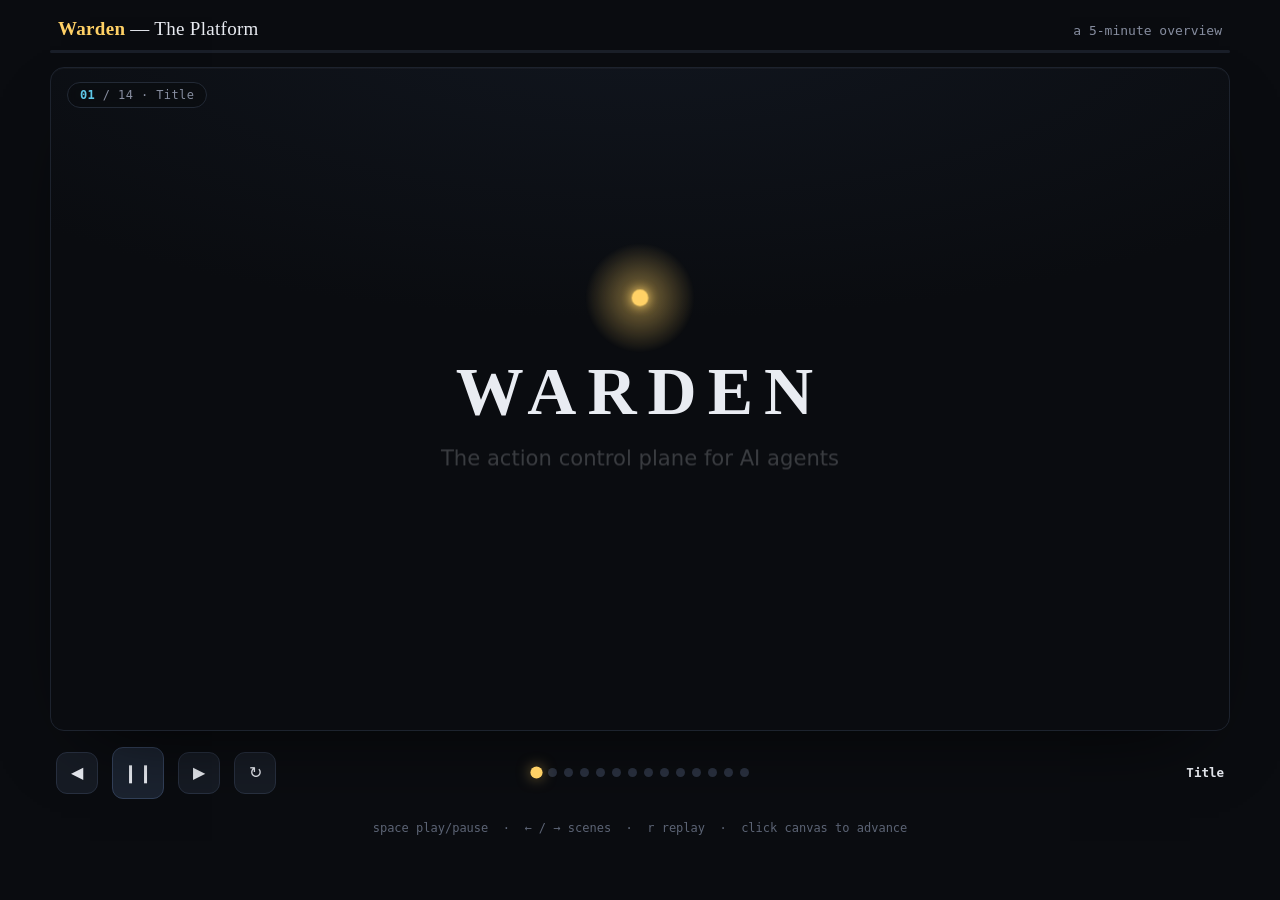
<file: docs/explainers/warden-overview.html>
<!doctype html>
<html lang="en">
<head>
<meta charset="utf-8"/>
<meta name="viewport" content="width=device-width, initial-scale=1"/>
<title>Warden - The Platform - an animated explainer</title>
<style>
  :root{
    --bg:#0a0c10; --panel:#14181f; --ink:#e9ecf2; --muted:#878ea0;
    --blue:#5ec8e8; --gold:#ffd166; --green:#6ee7a8; --red:#ff6f6f;
    --amber:#f5a623; --purple:#b79cf6; --teal:#52d6c0; --line:#39414f;
    --sans:-apple-system,BlinkMacSystemFont,"Segoe UI",Roboto,Inter,system-ui,sans-serif;
    --mono:ui-monospace,"SF Mono",SFMono-Regular,Menlo,Consolas,monospace;
    --display:"Iowan Old Style",Georgia,"Times New Roman",serif;
  }
  *{box-sizing:border-box}
  html,body{margin:0;height:100%}
  body{background:var(--bg); color:var(--ink); font-family:var(--sans);
    display:flex; flex-direction:column; align-items:center; min-height:100%; -webkit-font-smoothing:antialiased;}
  .topbar{width:100%; max-width:1180px; display:flex; align-items:baseline; justify-content:space-between; padding:18px 8px 10px; gap:12px;}
  .brand{font-family:var(--display); font-size:19px; letter-spacing:.3px}
  .brand b{color:var(--gold); font-weight:600}
  .tagline{color:var(--muted); font-size:13px; font-family:var(--mono)}
  .progress{width:100%; max-width:1180px; height:3px; background:#1a1f29; border-radius:3px; overflow:hidden}
  .progress > i{display:block; height:100%; width:0; background:linear-gradient(90deg,var(--blue),var(--gold)); transition:width .4s ease}
  .stage{position:relative; width:min(100%, calc((100vh - 210px) * 16 / 9)); max-width:1180px; aspect-ratio:16/9; margin:14px 0 8px;
    border:1px solid #1d232e; border-radius:14px; overflow:hidden;
    background:radial-gradient(120% 80% at 50% -10%, #11161f 0%, var(--bg) 60%), radial-gradient(circle at 1px 1px, rgba(255,255,255,.035) 1px, transparent 0);
    background-size:auto, 26px 26px; box-shadow:0 30px 80px -40px rgba(0,0,0,.9), inset 0 1px 0 rgba(255,255,255,.03); cursor:pointer; user-select:none;}
  svg#viz{position:absolute; inset:0; width:100%; height:100%; display:block}
  #viz text{font-family:var(--sans); fill:var(--ink)}
  #viz text.mono{font-family:var(--mono)}
  #viz text.disp{font-family:var(--display)}
  #scene *{transform-box:fill-box; transform-origin:center}
  .chip{position:absolute; top:14px; left:16px; font-family:var(--mono); font-size:12px; color:var(--muted); letter-spacing:.4px;
    background:rgba(10,12,16,.6); border:1px solid #232a36; border-radius:999px; padding:5px 12px; backdrop-filter:blur(4px);}
  .chip b{color:var(--blue)}
  .cap{position:absolute; left:0; right:0; bottom:0; padding:20px 7% 24px; font-size:clamp(13px,1.6vw,20px); line-height:1.5; text-align:center;
    background:linear-gradient(0deg, rgba(7,9,12,.95) 32%, rgba(7,9,12,0)); min-height:80px; transition:opacity .45s ease; opacity:0;}
  .cap b{color:var(--ink); font-weight:600}
  .cap code{font-family:var(--mono); font-size:.92em; color:var(--blue); background:rgba(94,200,232,.1); padding:1px 6px; border-radius:5px}
  .cap .g{color:var(--gold)} .cap .b{color:var(--blue)} .cap .gr{color:var(--green)}
  .cap .r{color:var(--red)} .cap .p{color:var(--purple)} .cap .am{color:var(--amber)} .cap .t{color:var(--teal)}
  .controls{width:100%; max-width:1180px; display:flex; align-items:center; gap:14px; padding:8px 6px 22px; flex-wrap:wrap;}
  .btn{appearance:none; background:#161b24; color:var(--ink); border:1px solid #283040; width:42px; height:42px; border-radius:11px; font-size:16px; cursor:pointer; display:grid; place-items:center; transition:.15s;}
  .btn:hover{background:#1d2533; border-color:#3a455a}
  .btn.play{width:52px; height:52px; font-size:18px; background:#1b2330; border-color:#33415a}
  .dots{display:flex; gap:7px; flex:1; flex-wrap:wrap; align-items:center; justify-content:center}
  .dot{width:9px; height:9px; border-radius:50%; background:#2a3140; cursor:pointer; transition:.2s; border:none; padding:0}
  .dot:hover{background:#46506a}
  .dot.on{background:var(--gold); transform:scale(1.35); box-shadow:0 0 10px rgba(255,209,102,.5)}
  .scenelabel{font-family:var(--mono); font-size:12.5px; color:var(--muted); min-width:220px; text-align:right}
  .scenelabel b{color:var(--ink)}
  .hint{width:100%; max-width:1180px; text-align:center; color:#5c6475; font-size:12px; font-family:var(--mono); padding-bottom:30px}
  @media (max-width:640px){ .scenelabel{display:none} .tagline{display:none} body{justify-content:center} .topbar{padding:14px 12px 8px} .brand{font-size:17px} .controls{justify-content:center; gap:10px; padding:12px 8px 18px} .dots{flex-basis:100%; order:5; margin-top:2px; gap:6px} .hint{display:none} }
  @media (orientation:landscape) and (max-height:540px){ body{justify-content:flex-start} .topbar{padding:6px 16px 2px} .brand{font-size:15px} .tagline,.scenelabel,.progress,.hint,.dots{display:none} .stage{width:min(100%, calc((100dvh - 84px) * 16 / 9)); max-width:none; margin:4px 0 2px} .controls{justify-content:center; gap:8px; padding:4px 8px 6px} .btn{width:34px; height:34px; font-size:15px} .btn.play{width:40px; height:40px; font-size:16px} }
</style>
</head>
<body>
  <div class="topbar">
    <div class="brand"><b>Warden</b> &mdash; The Platform</div>
    <div class="tagline">a 5-minute overview</div>
  </div>
  <div class="progress"><i id="bar"></i></div>
  <div class="stage" id="stage" title="click to advance">
    <svg id="viz" viewBox="0 0 1280 720" preserveAspectRatio="xMidYMid meet">
      <defs>
        <marker id="ah" markerWidth="11" markerHeight="11" refX="8.5" refY="5" orient="auto" markerUnits="userSpaceOnUse">
          <path d="M0,0 L10,5 L0,10 Z" fill="context-stroke"/>
        </marker>
        <filter id="glow" x="-60%" y="-60%" width="220%" height="220%">
          <feGaussianBlur stdDeviation="6" result="b"/><feMerge><feMergeNode in="b"/><feMergeNode in="SourceGraphic"/></feMerge>
        </filter>
        <radialGradient id="halo"><stop offset="0%" stop-color="#ffd166" stop-opacity=".5"/><stop offset="100%" stop-color="#ffd166" stop-opacity="0"/></radialGradient>
      </defs>
      <g id="scene"></g>
    </svg>
    <div class="chip" id="chip"></div>
    <div class="cap" id="cap"></div>
  </div>
  <div class="controls">
    <button class="btn" id="prev" title="previous (&larr;)">&#9664;</button>
    <button class="btn play" id="play" title="play / pause (space)">&#10073;&#10073;</button>
    <button class="btn" id="next" title="next (&rarr;)">&#9654;</button>
    <button class="btn" id="replay" title="replay scene (r)">&#8635;</button>
    <div class="dots" id="dots"></div>
    <div class="scenelabel" id="slabel"></div>
  </div>
  <div class="hint">space play/pause &nbsp;&middot;&nbsp; &larr; / &rarr; scenes &nbsp;&middot;&nbsp; r replay &nbsp;&middot;&nbsp; click canvas to advance</div>

<script>
const NS="http://www.w3.org/2000/svg";
const stage=document.getElementById("scene");
const capEl=document.getElementById("cap");
const chipEl=document.getElementById("chip");
function S(tag,attrs={},kids=[]){
  const n=document.createElementNS(NS,tag);
  for(const k in attrs){ if(k==="text") n.textContent=attrs[k]; else n.setAttribute(k,attrs[k]); }
  (Array.isArray(kids)?kids:[kids]).forEach(c=>c&&n.appendChild(c));
  return n;
}
const wait=ms=>new Promise(r=>setTimeout(r,ms));
function anim(node,frames,opts={}){
  const a=node.animate(frames,Object.assign({fill:"both",easing:"cubic-bezier(.42,0,.2,1)"},opts));
  return a.finished.catch(()=>{});
}
function fadeIn(node,{dur=600,delay=0,dy=14,dx=0}={}){
  return anim(node,[{opacity:0,transform:`translate(${dx}px,${dy}px)`},{opacity:1,transform:"translate(0,0)"}],{duration:dur,delay});
}
function pop(node,{dur=460,delay=0}={}){
  return anim(node,[{opacity:0,transform:"scale(.7)"},{opacity:1,transform:"scale(1)"}],{duration:dur,delay,easing:"cubic-bezier(.3,1.5,.5,1)"});
}
function drawOn(path,{dur=850,delay=0,ease="ease-in-out"}={}){
  const L=path.getTotalLength(); path.style.strokeDasharray=L; path.style.strokeDashoffset=L;
  return anim(path,[{strokeDashoffset:L},{strokeDashoffset:0}],{duration:dur,delay,easing:ease});
}
function pulse(node,{scale=1.16,dur=900}={}){ return node.animate([{transform:"scale(1)"},{transform:`scale(${scale})`},{transform:"scale(1)"}],{duration:dur,easing:"ease-in-out"}); }
function T(x,y,str,{size=18,fill="var(--ink)",anchor="middle",cls="",weight=400,baseline="middle",ls=0}={}){
  const t=S("text",{x,y,"text-anchor":anchor,"dominant-baseline":baseline,"font-size":size,"font-weight":weight,fill,class:cls,text:str});
  if(ls)t.setAttribute("letter-spacing",ls); return t;
}
function box(cx,cy,w,h,label,{stroke="var(--blue)",fill="var(--panel)",text="var(--ink)",sub,rx=11,size=16}={}){
  const g=S("g");
  g.appendChild(S("rect",{x:cx-w/2,y:cy-h/2,width:w,height:h,rx,fill,stroke,"stroke-width":1.6}));
  g.appendChild(T(cx,sub?cy-8:cy,label,{size,fill:text,cls:"mono"}));
  if(sub) g.appendChild(T(cx,cy+13,sub,{size:11,fill:"var(--muted)",cls:"mono"}));
  g._c={cx,cy,w,h}; return g;
}
function chip(cx,cy,label,{sub,color="var(--blue)",w=300,h=52}={}){
  const g=S("g");
  g.appendChild(S("rect",{x:cx-w/2,y:cy-h/2,width:w,height:h,rx:h/2,fill:"#11161d",stroke:color,"stroke-width":1.5}));
  g.appendChild(T(cx,sub?cy-8:cy,label,{size:14,cls:"mono",fill:color,weight:600}));
  if(sub) g.appendChild(T(cx,cy+11,sub,{size:10.5,fill:"var(--muted)",cls:"mono"}));
  g._c={cx,cy,w,h}; return g;
}
function link(p1,p2,{color="var(--line)",width:wd=2,dash=false,arrow=true}={}){
  const p=S("path",{d:`M ${p1[0]} ${p1[1]} L ${p2[0]} ${p2[1]}`,stroke:color,"stroke-width":wd,fill:"none","stroke-linecap":"round"});
  if(arrow)p.setAttribute("marker-end","url(#ah)");
  if(dash)p.setAttribute("stroke-dasharray","7 7");
  return p;
}
const rightOf=g=>[g._c.cx+g._c.w/2, g._c.cy];
const leftOf =g=>[g._c.cx-g._c.w/2, g._c.cy];
const topOf  =g=>[g._c.cx, g._c.cy-g._c.h/2];
const botOf  =g=>[g._c.cx, g._c.cy+g._c.h/2];
function setCap(html){ capEl.innerHTML=html; capEl.style.opacity = html? 1 : 0; }
function clearStage(){ while(stage.firstChild) stage.removeChild(stage.firstChild); }
function head(g,kicker,title,accent="var(--blue)"){
  const k=T(92,102,kicker,{size:13,cls:"mono",fill:accent,anchor:"start",weight:700,ls:3});
  const h=T(92,150,title,{size:28,cls:"disp",fill:"var(--ink)",anchor:"start",weight:600});
  g.appendChild(k); g.appendChild(h); fadeIn(k,{dy:8,dur:400}); fadeIn(h,{dy:12,dur:600,delay:80});
  return h;
}
function card(g,cx,cy,w,h,{n,title,body,accent="var(--blue)"}){
  const grp=S("g");
  grp.appendChild(S("rect",{x:cx-w/2,y:cy-h/2,width:w,height:h,rx:14,fill:"#10141b",stroke:accent,"stroke-width":1.5}));
  const lx=cx-w/2+20; let ly=cy-h/2+38;
  if(n){ grp.appendChild(T(lx,ly,n,{size:30,cls:"disp",fill:accent,anchor:"start"})); ly+=30; }
  grp.appendChild(T(lx,ly,title,{size:15,cls:"mono",fill:"var(--ink)",anchor:"start"})); ly+=24;
  (body||[]).forEach(b=>{ grp.appendChild(T(lx,ly,b,{size:12,fill:"var(--muted)",anchor:"start"})); ly+=19; });
  g.appendChild(grp); return grp;
}

/* ===================================================================== */
const scenes=[];
const SC=(title,hold,play)=>scenes.push({title,hold,play});

// 0 -- Title -------------------------------------------------------------
SC("Title",3000,async({g,cap,live})=>{
  const halo=S("circle",{cx:640,cy:250,r:60,fill:"url(#halo)"}); g.appendChild(halo);
  const dot=S("circle",{cx:640,cy:250,r:9,fill:"var(--gold)",filter:"url(#glow)"}); g.appendChild(dot);
  dot.animate([{opacity:.4},{opacity:1},{opacity:.4}],{duration:2600,iterations:Infinity,easing:"ease-in-out"});
  pop(dot,{dur:700}); pop(halo,{dur:900});
  const w=T(640,360,"WARDEN",{size:74,cls:"disp",fill:"var(--ink)",weight:600,ls:12}); g.appendChild(w);
  await fadeIn(w,{dur:1000,delay:300,dy:18}); if(!live())return;
  const t=T(640,420,"The action control plane for AI agents",{size:23,fill:"var(--gold)"}); g.appendChild(t);
  await fadeIn(t,{dy:8}); if(!live())return;
  const s=T(640,464,"Give an AI agent real power -- and still be able to prove what it did.",{size:15,fill:"var(--muted)",cls:"mono"}); g.appendChild(s);
  fadeIn(s,{dy:6});
  cap(`In the next five minutes: what Warden is, how it works, and why agents can't reach production without something like it.`);
});

// 1 -- The shift ---------------------------------------------------------
SC("The shift",3000,async({g,cap,live})=>{
  head(g,"THE SHIFT","AI agents just went from copilots to actors.","var(--amber)");
  const co=box(360,350,250,96,"copilot",{stroke:"var(--blue)",sub:"suggests -- you act"});
  g.appendChild(co); await pop(co); if(!live())return;
  const arrow=link(rightOf(co),[770,350],{color:"var(--amber)",width:2.6}); g.appendChild(arrow); await drawOn(arrow,{dur:600}); if(!live())return;
  const ac=box(940,350,250,96,"actor",{stroke:"var(--red)",sub:"moves money, changes infra"});
  g.appendChild(ac); await pop(ac); if(!live())return;
  const t=box(640,510,540,54,"the constraint is no longer capability -- it's TRUST",{stroke:"var(--gold)",fill:"#1d1808",size:16}); g.appendChild(t);
  await pop(t,{dur:500});
  cap(`The instant an agent can take real actions, the question that blocks production isn't "can it?" -- it's <span class="g">"can we trust and prove what it did?"</span>`);
});

// 2 -- The question ------------------------------------------------------
SC("The question",2800,async({g,cap,live})=>{
  const agent=box(360,330,200,74,"agent",{stroke:"var(--blue)"}); g.appendChild(agent); await pop(agent); if(!live())return;
  const ln=link(rightOf(agent),[700,330],{color:"var(--teal)",width:2.4}); g.appendChild(ln); await drawOn(ln,{dur:500}); if(!live())return;
  const act=box(900,330,300,82,"transfer_funds",{stroke:"var(--teal)",sub:"$9,800  ->  account:456"}); g.appendChild(act); await pop(act); if(!live())return;
  cap(`An agent just moved <span class="g">$9,800</span> on its own. The call succeeded. The logs look clean.`);
  await wait(1400); if(!live())return;
  const q=T(640,500,"Who is accountable -- and can you prove it?",{size:30,cls:"disp",fill:"var(--gold)"}); g.appendChild(q);
  await fadeIn(q,{dy:12,dur:700});
  cap(`And yet the one question that actually matters usually has no answer: <b>who is accountable, and can you prove it?</b>`);
});

// 3 -- What Warden is ----------------------------------------------------
SC("What Warden is",3400,async({g,cap,live})=>{
  head(g,"THE IDEA","A drop-in brake and flight recorder on every action.","var(--gold)");
  const agent=box(230,340,170,76,"agent",{stroke:"var(--blue)"});
  const W=box(640,340,230,110,"WARDEN",{stroke:"var(--gold)",size:19,sub:"verify -> policy -> record"}); W.querySelector("rect").setAttribute("fill","#0f1219");
  const tool=box(1050,340,170,76,"tool",{stroke:"var(--teal)"});
  g.appendChild(agent); g.appendChild(W); g.appendChild(tool);
  await Promise.all([pop(agent),pop(W,{delay:150}),pop(tool,{delay:300})]); if(!live())return;
  const l1=link(rightOf(agent),leftOf(W),{color:"#3a4150"}); const l2=link(rightOf(W),leftOf(tool),{color:"#3a4150"});
  g.appendChild(l1); g.appendChild(l2); await Promise.all([drawOn(l1,{dur:400}),drawOn(l2,{dur:400})]); if(!live())return;
  const outs=[["ALLOW","var(--green)",430],["BLOCK","var(--red)",640],["HOLD","var(--amber)",850]];
  for(const [l,c,x] of outs){ const b=box(x,500,180,50,l,{stroke:c,size:16}); g.appendChild(b); const p=link(botOf(W),[x,475],{color:c,width:1.6}); g.appendChild(p); drawOn(p,{dur:300}); pop(b,{dur:340}); await wait(200); if(!live())return; }
  cap(`Warden is a proxy that sits on the action boundary. On every call it verifies a signed identity, applies policy, and records the outcome -- <span class="gr">allow</span>, <span class="r">block</span>, or <span class="am">hold for a human</span>. No agent code change.`);
});

// 4 -- Two boundaries ----------------------------------------------------
SC("Two boundaries",3000,async({g,cap,live})=>{
  head(g,"WHERE IT SITS","Every action crosses one of two boundaries.","var(--blue)");
  const agent=box(640,350,180,84,"agent",{stroke:"var(--blue)"}); g.appendChild(agent); await pop(agent); if(!live())return;
  const tools=box(1050,350,190,74,"tools & data",{stroke:"var(--teal)",sub:"MCP"});
  const peer=box(230,350,190,74,"another agent",{stroke:"var(--purple)",sub:"A2A / handoff"});
  g.appendChild(tools); g.appendChild(peer);
  const l1=link(rightOf(agent),leftOf(tools),{color:"var(--teal)",width:2.4});
  const l2=link(leftOf(agent),rightOf(peer),{color:"var(--purple)",width:2.4});
  g.appendChild(l1); g.appendChild(l2);
  await Promise.all([pop(tools),pop(peer),drawOn(l1,{dur:450}),drawOn(l2,{dur:450})]); if(!live())return;
  const W=box(640,500,320,54,"WARDEN governs both",{stroke:"var(--gold)",fill:"#1d1808",size:15}); g.appendChild(W);
  const u=link(topOf(W),botOf(agent),{color:"var(--gold)",dash:true,arrow:false}); g.appendChild(u); drawOn(u,{dur:300});
  await pop(W,{dur:500});
  cap(`The tool boundary, over <span class="t">MCP</span>. And the agent-to-agent boundary, over <span class="p">A2A</span>. Warden sits on both -- one enforcement point for everything an agent does.`);
});

// 5 -- Accountability is a chain ----------------------------------------
SC("Accountability is a chain",3200,async({g,cap,live})=>{
  head(g,"PRINCIPLE 1","Accountability is a chain, not a name.","var(--gold)");
  const Y=330;
  const nodes=[
    box(180,Y,170,66,"human:alice",{stroke:"var(--gold)",fill:"#1d1808",sub:"accountable"}),
    box(430,Y,160,66,"service",{stroke:"var(--blue)"}),
    box(660,Y,170,66,"agent",{stroke:"var(--blue)"}),
    box(890,Y,150,66,"action",{stroke:"var(--teal)"}),
  ];
  for(let i=0;i<nodes.length;i++){ g.appendChild(nodes[i]); await pop(nodes[i],{dur:340});
    if(i<nodes.length-1){ const ln=link(rightOf(nodes[i]),[nodes[i+1]._c.cx-nodes[i+1]._c.w/2,Y],{color:"#3a4150"}); g.appendChild(ln); await drawOn(ln,{dur:280}); } if(!live())return; }
  const trace=S("path",{d:`M 890 ${Y+55} L 890 ${Y+85} L 180 ${Y+85} L 180 ${Y+40}`,stroke:"var(--gold)","stroke-width":2.6,fill:"none","stroke-linecap":"round","marker-end":"url(#ah)"}); g.appendChild(trace);
  await drawOn(trace,{dur:1000}); if(!live())return; pulse(nodes[0],{scale:1.12});
  const fc=T(640,500,"no named human  ->  fail closed",{size:18,cls:"mono",fill:"var(--red)"}); g.appendChild(fc); await fadeIn(fc,{dy:10});
  cap(`The principal isn't a name -- it's a delegation chain, carried in a signed token. Every action traces back to a <span class="g">named, accountable human.</span> If it can't, Warden <span class="r">fails closed.</span>`);
});

// 6 -- Authority only narrows -------------------------------------------
SC("Authority only narrows",3200,async({g,cap,live})=>{
  head(g,"PRINCIPLE 2","An agent can never exceed its human.","var(--purple)");
  const cy=350;
  const c1=S("circle",{cx:520,cy,r:150,fill:"rgba(255,209,102,.07)",stroke:"var(--gold)","stroke-width":1.6});
  const c2=S("circle",{cx:660,cy,r:120,fill:"rgba(94,200,232,.07)",stroke:"var(--blue)","stroke-width":1.6});
  const c3=S("circle",{cx:600,cy:cy+55,r:95,fill:"rgba(82,214,192,.07)",stroke:"var(--teal)","stroke-width":1.6});
  g.appendChild(c1); g.appendChild(c2); g.appendChild(c3);
  g.appendChild(T(430,cy-130,"human's permissions",{size:12.5,cls:"mono",fill:"var(--gold)"}));
  g.appendChild(T(770,cy-100,"agent's grant",{size:12.5,cls:"mono",fill:"var(--blue)"}));
  g.appendChild(T(600,cy+165,"live guardrails",{size:12.5,cls:"mono",fill:"var(--teal)"}));
  await Promise.all([pop(c1,{dur:600}),pop(c2,{dur:600,delay:180}),pop(c3,{dur:600,delay:360})]); if(!live())return;
  await Promise.all([anim(c1,[{r:150},{r:110}],{duration:800}),anim(c2,[{r:120},{r:100}],{duration:800}),anim(c3,[{r:95},{r:85}],{duration:800})]); if(!live())return;
  const eff=S("circle",{cx:590,cy:cy+20,r:40,fill:"rgba(110,231,168,.18)",stroke:"var(--green)","stroke-width":2,filter:"url(#glow)"}); g.appendChild(eff); await pop(eff,{dur:600}); if(!live())return;
  g.appendChild(T(590,cy+20,"effective",{size:13,cls:"mono",fill:"var(--green)"}));
  g.appendChild(T(960,320,"RBAC - ABAC - ReBAC",{size:14,cls:"mono",fill:"var(--purple)"}));
  g.appendChild(T(960,348,"role - attributes - relationship",{size:11.5,cls:"mono",fill:"var(--muted)"}));
  cap(`Authority is the <b>intersection</b> of what the human may do, what the agent was granted, and the live guardrails -- checked with role, attribute, and relationship rules. It only ever narrows.`);
});

// 7 -- The decision ------------------------------------------------------
SC("The decision",3000,async({g,cap,live})=>{
  head(g,"EVERY CALL","Runs the same gauntlet. Deny overrides.","var(--blue)");
  const gates=["accountable human?","in scope?","role & relationship?","conditions hold?","within budget?","needs approval?"];
  const x0=430, w=430, top=210, gap=52;
  gates.forEach((t,i)=>{ const y=top+i*gap; const gg=S("g");
    gg.appendChild(S("rect",{x:x0,y:y-18,width:w,height:36,rx:8,fill:"#11161d",stroke:"#2c3445","stroke-width":1.3}));
    gg.appendChild(T(x0+16,y,t,{size:14,cls:"mono",fill:"var(--ink)",anchor:"start"}));
    g.appendChild(gg); fadeIn(gg,{dy:6,dur:240,delay:i*70}); gates[i]={g:gg,y}; });
  await wait(700); if(!live())return;
  const ball=S("circle",{cx:x0+w+50,cy:top-40,r:12,fill:"var(--blue)",filter:"url(#glow)"}); g.appendChild(ball); await pop(ball); if(!live())return;
  for(let i=0;i<gates.length;i++){
    await anim(ball,[{},{transform:`translate(${(x0+w/2)-(x0+w+50)}px,${gates[i].y-(top-40)}px)`}],{duration:i?220:360});
    ball.style.transform=`translate(${(x0+w/2)-(x0+w+50)}px,${gates[i].y-(top-40)}px)`;
    gates[i].g.querySelector("rect").animate([{},{stroke:"#6ee7a8"},{}],{duration:380});
    const ok=T(x0+w+14,gates[i].y,"ok",{size:14,fill:"var(--green)",cls:"mono",anchor:"start"}); g.appendChild(ok); pop(ok,{dur:220});
    if(!live())return; await wait(60);
  }
  const od=S("g");
  od.appendChild(T(170,300,"deny",{size:20,fill:"var(--red)",cls:"mono",weight:700}));
  od.appendChild(T(170,326,"> approval",{size:15,fill:"var(--amber)",cls:"mono"}));
  od.appendChild(T(170,350,"> allow",{size:15,fill:"var(--green)",cls:"mono"}));
  g.appendChild(od); fadeIn(od,{dx:-12,dy:0});
  cap(`Every call runs a fixed sequence of checks. If any one says stop, the call stops -- <span class="r">deny</span> beats <span class="am">approval</span> beats <span class="gr">allow</span>. And the order itself is recorded.`);
});

// 8 -- Evidence ----------------------------------------------------------
SC("Tamper-evident evidence",3200,async({g,cap,live})=>{
  head(g,"PRINCIPLE 3","The record can't be quietly rewritten.","var(--green)");
  const blocks=[]; const bx=210, by=340, bw=200, bh=84, gp=60;
  for(let i=0;i<3;i++){ const x=bx+i*(bw+gp)+bw/2;
    const b=box(x,by,bw,bh,"#"+(1041+i),{stroke:"var(--green)",size:14,sub:"accountable: alice"}); g.appendChild(b); blocks.push(b);
    await pop(b,{dur:320}); if(i>0){ const cl=link(rightOf(blocks[i-1]),leftOf(b),{color:"var(--green)",width:2}); g.appendChild(cl); drawOn(cl,{dur:240}); b._in=cl; } if(!live())return; }
  const anchor=box(1030,340,150,84,"ES256 anchor",{stroke:"var(--gold)",fill:"#1d1808",size:13,sub:"signed checkpoint"}); g.appendChild(anchor);
  const al=link(rightOf(blocks[2]),leftOf(anchor),{color:"var(--gold)"}); g.appendChild(al);
  await Promise.all([pop(anchor),drawOn(al,{dur:300})]); if(!live())return;
  cap(`Every decision is hash-chained, with the accountable human folded into the hash, and checkpointed by a signed anchor.`);
  await wait(1300); if(!live())return;
  const t=blocks[1].querySelectorAll("text")[1]; t.textContent="accountable: mallory"; t.setAttribute("fill","var(--red)");
  blocks[1].querySelector("rect").animate([{},{stroke:"#ff6f6f"},{stroke:"#ff6f6f"}],{duration:500,fill:"forwards"});
  blocks[2]._in.setAttribute("stroke","var(--red)"); blocks[2]._in.animate([{opacity:1},{opacity:.2},{opacity:1}],{duration:500,iterations:3}); pop(t,{dur:360});
  cap(`Change one field -- alice to mallory -- and the chain breaks. Roll the whole log back, and the signed anchor catches it. It's the <b>black-box recorder</b> a regulator can trust.`);
});

// 9 -- Standards-native --------------------------------------------------
SC("Standards, not glue",3200,async({g,cap,live})=>{
  head(g,"PRINCIPLE 4","It speaks the standards you already run.","var(--teal)");
  const W=box(640,330,220,90,"WARDEN",{stroke:"var(--gold)",size:18}); g.appendChild(W); await pop(W); if(!live())return;
  const idin=box(250,330,250,70,"your IdP",{stroke:"var(--blue)",sub:"identity carried, not rebuilt"}); g.appendChild(idin);
  const li=link(rightOf(idin),leftOf(W),{color:"var(--blue)",width:2}); g.appendChild(li);
  await Promise.all([pop(idin),drawOn(li,{dur:400})]); if(!live())return;
  const outs=[["OCSF -> SIEM",210],["CAEP signals",280],["OpenTelemetry",350],["AuthZEN",420]];
  let i=0;
  for(const [l,y] of outs){ const ch=chip(1010,y,l,{color:"var(--teal)",w:230,h:44}); g.appendChild(ch);
    const p=link(rightOf(W),leftOf(ch),{color:"var(--teal)",width:1.5}); g.appendChild(p); drawOn(p,{dur:300}); pop(ch); i++; await wait(200); if(!live())return; }
  cap(`Warden invents no formats. Your identity provider mints the token; evidence leaves as <span class="t">OCSF, CAEP, OpenTelemetry, AuthZEN.</span> Adopting it is conformance, not glue.`);
});

// 10 -- Every platform ---------------------------------------------------
SC("Fits every platform",3200,async({g,cap,live})=>{
  head(g,"ONE BUILD","The token is the only integration point.","var(--blue)");
  const W=box(640,350,220,90,"WARDEN",{stroke:"var(--gold)",size:18,sub:"one build, every cloud"}); W.querySelector("rect").setAttribute("fill","#0f1219");
  g.appendChild(W); await pop(W); if(!live())return;
  const plats=[["Databricks",250,240],["Google Vertex",1030,240],["AWS AgentCore",250,460],["LangGraph",1030,460]];
  for(const [l,x,y] of plats){ const b=box(x,y,220,56,l,{stroke:"var(--blue)",size:13,sub:"mints the token"}); g.appendChild(b);
    const p=link([x,y],[640,350],{color:"var(--gold)",width:1.6,dash:true}); g.insertBefore(p,b);
    drawOn(p,{dur:350}); pop(b,{dur:340}); await wait(240); if(!live())return; }
  cap(`Every platform already has an identity system. Each one just mints a Warden token -- so a <b>single build</b> governs Databricks, Google, AWS and open-source frameworks alike. No lock-in.`);
});

// 11 -- Fail closed ------------------------------------------------------
SC("Built to fail closed",3600,async({g,cap,live})=>{
  head(g,"THE GUARANTEE","When anything fails, the answer is 'deny'.","var(--red)");
  const deps=["no accountable identity","expired token","forged signature","IdP unreachable","revocation feed stale","control plane down","policy reload fails","evidence sink down","upstream crash"];
  const verdict=box(970,360,220,110,"DENY",{stroke:"var(--red)",fill:"#221316",size:28,sub:"and RECORD"});
  const x0=170; let y=215;
  for(let i=0;i<deps.length;i++){ const c=chip(x0+150,y,deps[i],{color:"var(--red)",w:300,h:36}); g.appendChild(c);
    const p=link([x0+300,y],[leftOf(verdict)[0],360],{color:"#5a2730",width:1.3}); g.insertBefore(p,c);
    drawOn(p,{dur:280}); fadeIn(c,{dx:-10,dy:0,dur:280}); y+=44; await wait(140); if(!live())return; }
  g.appendChild(verdict); await pop(verdict,{dur:600}); if(!live())return; pulse(verdict,{scale:1.08});
  cap(`The agent it protects is the adversary it assumes. So every dependency failure lands in the same place: <span class="r">deny, and record.</span> The worst case is never "allow silently."`);
});

// 12 -- Why it matters ---------------------------------------------------
SC("Why it matters",3400,async({g,cap,live})=>{
  head(g,"THE PAYOFF","What this unlocks.","var(--gold)");
  const items=[
    ["Ship agents faster","Security can finally say yes.","var(--green)"],
    ["Bounded autonomy","Never exceeds its human.","var(--blue)"],
    ["Provable accountability","Who acted -- untampered.","var(--gold)"],
    ["No vendor lock-in","One plane, one standard.","var(--teal)"],
    ["Real-time kill switch","Revoke token, agent, person.","var(--red)"],
    ["Regulator-aligned","MAS - EU AI Act.","var(--purple)"],
  ];
  const pos=[[330,260],[640,260],[950,260],[330,430],[640,430],[950,430]];
  for(let i=0;i<items.length;i++){ const [t,s,c]=items[i],[x,y]=pos[i];
    const k=card(g,x,y,290,120,{title:t,body:[s],accent:c}); pop(k,{dur:340}); await wait(200); if(!live())return; }
  cap(`Faster to production, bounded, provable, portable, instantly revocable, and aligned to the regulation that's already here.`);
});

// 13 -- Bottom line ------------------------------------------------------
SC("The bottom line",4400,async({g,cap,live})=>{
  const w=T(640,250,"WARDEN",{size:60,cls:"disp",fill:"var(--ink)",weight:600,ls:9}); g.appendChild(w);
  await fadeIn(w,{dy:18,dur:900}); if(!live())return;
  const t=T(640,322,"Bound what an agent can do. Prove which human is accountable.",{size:20,cls:"disp",fill:"var(--gold)"}); g.appendChild(t);
  await fadeIn(t,{dy:10}); if(!live())return;
  const s=T(640,382,"One open, vendor-neutral control plane -- across every agent platform you run.",{size:15,fill:"var(--muted)",cls:"mono"}); g.appendChild(s);
  await fadeIn(s,{dy:8}); if(!live())return;
  const tag=chip(640,470,"bounded autonomy  -  verifiable accountability  -  real-time control",{color:"var(--blue)",w:560,h:50}); g.appendChild(tag);
  await pop(tag,{dur:600});
  cap(`That's Warden. The brake and the flight recorder that lets AI agents finally reach production -- with confidence.`);
});

/* ===================================================================== */
const RUN={token:0, playing:true, i:0, finished:false};
const bar=document.getElementById("bar");
const dotsEl=document.getElementById("dots");
const slabel=document.getElementById("slabel");
const playBtn=document.getElementById("play");
scenes.forEach((s,i)=>{ const d=document.createElement("button"); d.className="dot"; d.title=s.title; d.onclick=()=>go(i); dotsEl.appendChild(d); s._dot=d; });
function chrome(i){
  bar.style.width=((i)/(scenes.length-1)*100)+"%";
  chipEl.innerHTML=`<b>${String(i+1).padStart(2,"0")}</b> / ${scenes.length} &middot; ${scenes[i].title}`;
  slabel.innerHTML=`<b>${scenes[i].title}</b>`;
  scenes.forEach((s,j)=>s._dot.classList.toggle("on",j===i));
}
function setPlayIcon(){ playBtn.innerHTML = RUN.playing ? "&#10073;&#10073;" : "&#9654;"; }
async function go(i){
  i=Math.max(0,Math.min(scenes.length-1,i));
  const t=++RUN.token; RUN.i=i; RUN.finished=false;
  clearStage(); setCap(""); chrome(i);
  const live=()=>t===RUN.token; const cap=html=>{ if(live()) setCap(html); };
  try{ await scenes[i].play({g:stage,cap,live}); }catch(e){ console.warn(e); }
  if(!live()) return;
  RUN.finished=true;
  if(RUN.playing){ await wait(scenes[i].hold||1600); if(live() && RUN.playing){ if(i<scenes.length-1) go(i+1); else { RUN.playing=false; setPlayIcon(); } } }
}
function setPlaying(p){ RUN.playing=p; setPlayIcon(); if(p && RUN.finished){ if(RUN.i<scenes.length-1) go(RUN.i+1); else go(RUN.i); } }
document.getElementById("next").onclick=()=>go(RUN.i+1);
document.getElementById("prev").onclick=()=>go(RUN.i-1);
document.getElementById("replay").onclick=()=>go(RUN.i);
playBtn.onclick=()=>setPlaying(!RUN.playing);
document.getElementById("stage").onclick=()=>go(RUN.i+1);
document.addEventListener("keydown",e=>{
  if(e.key===" "){e.preventDefault(); setPlaying(!RUN.playing);}
  else if(e.key==="ArrowRight") go(RUN.i+1);
  else if(e.key==="ArrowLeft") go(RUN.i-1);
  else if(e.key==="r"||e.key==="R") go(RUN.i);
  else if(e.key==="Home") go(0);
});
setPlayIcon(); go(0);
</script>
</body>
</html>
</file>
